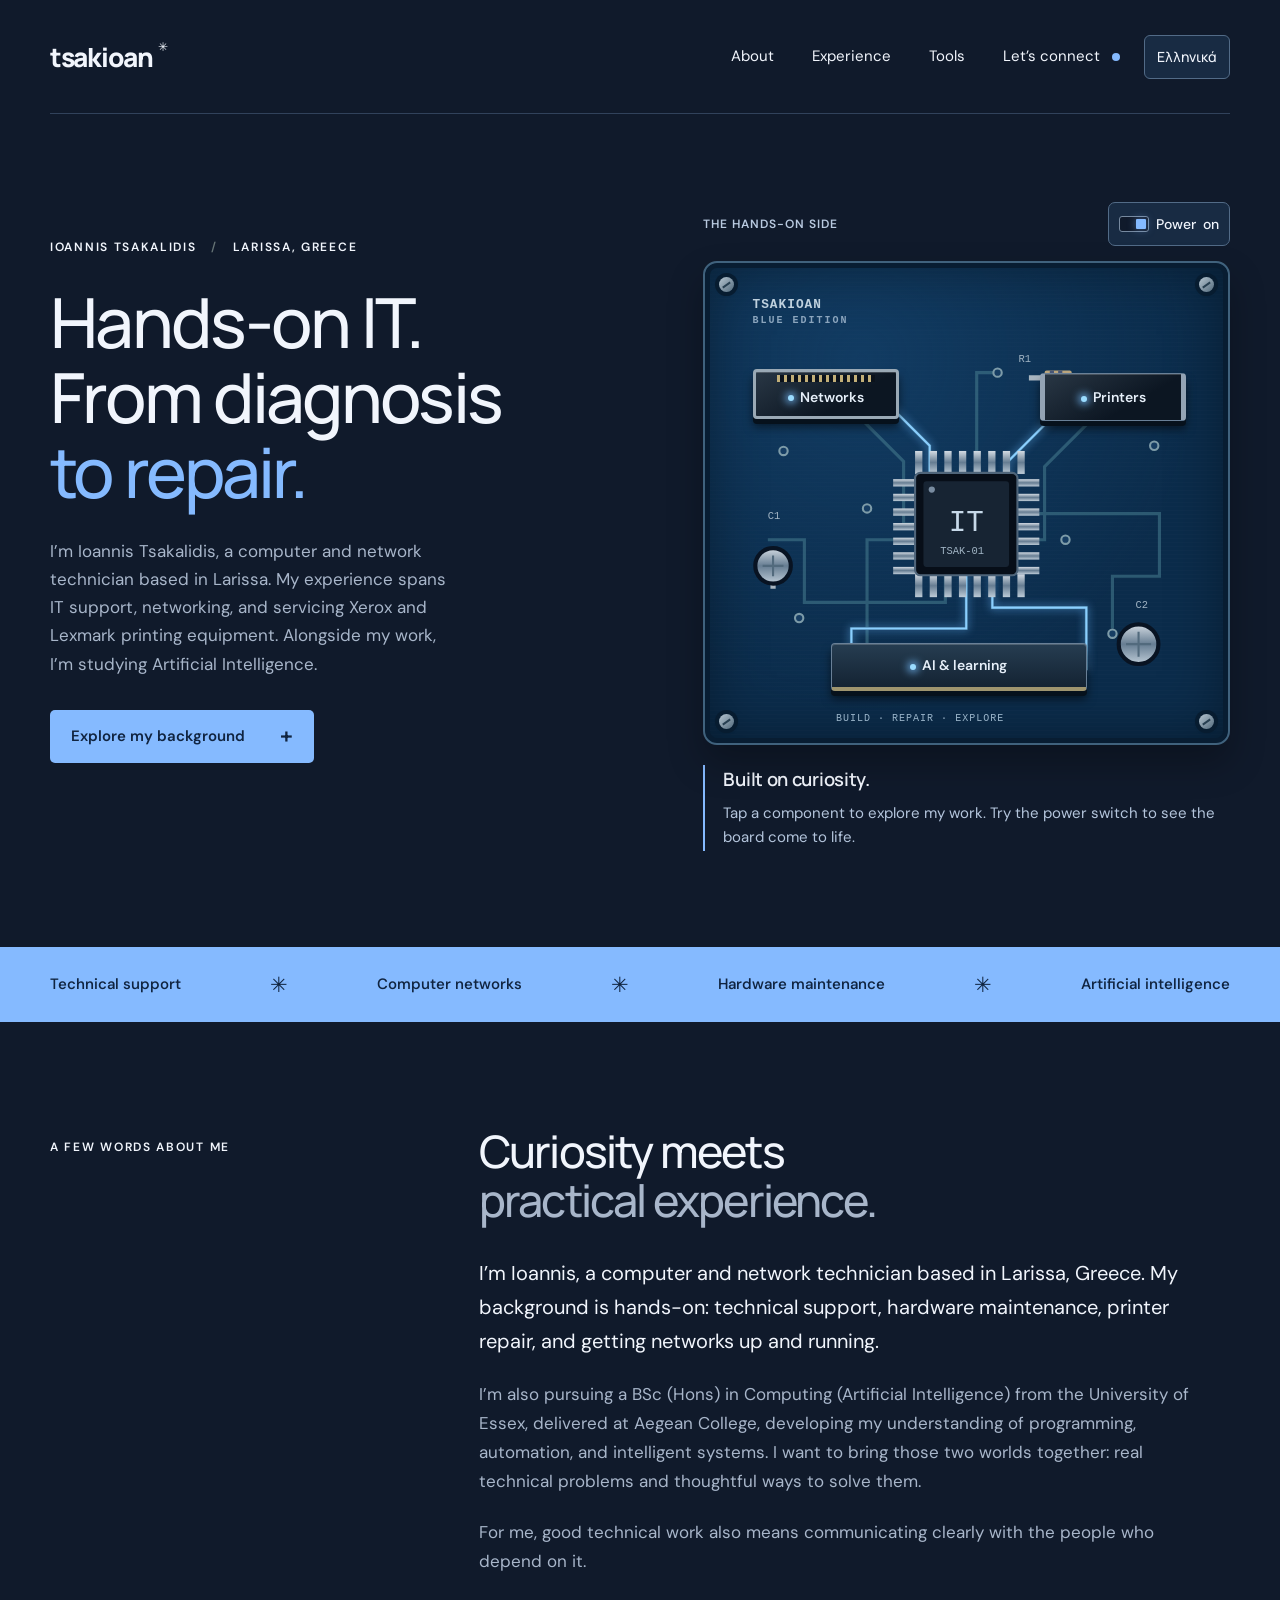
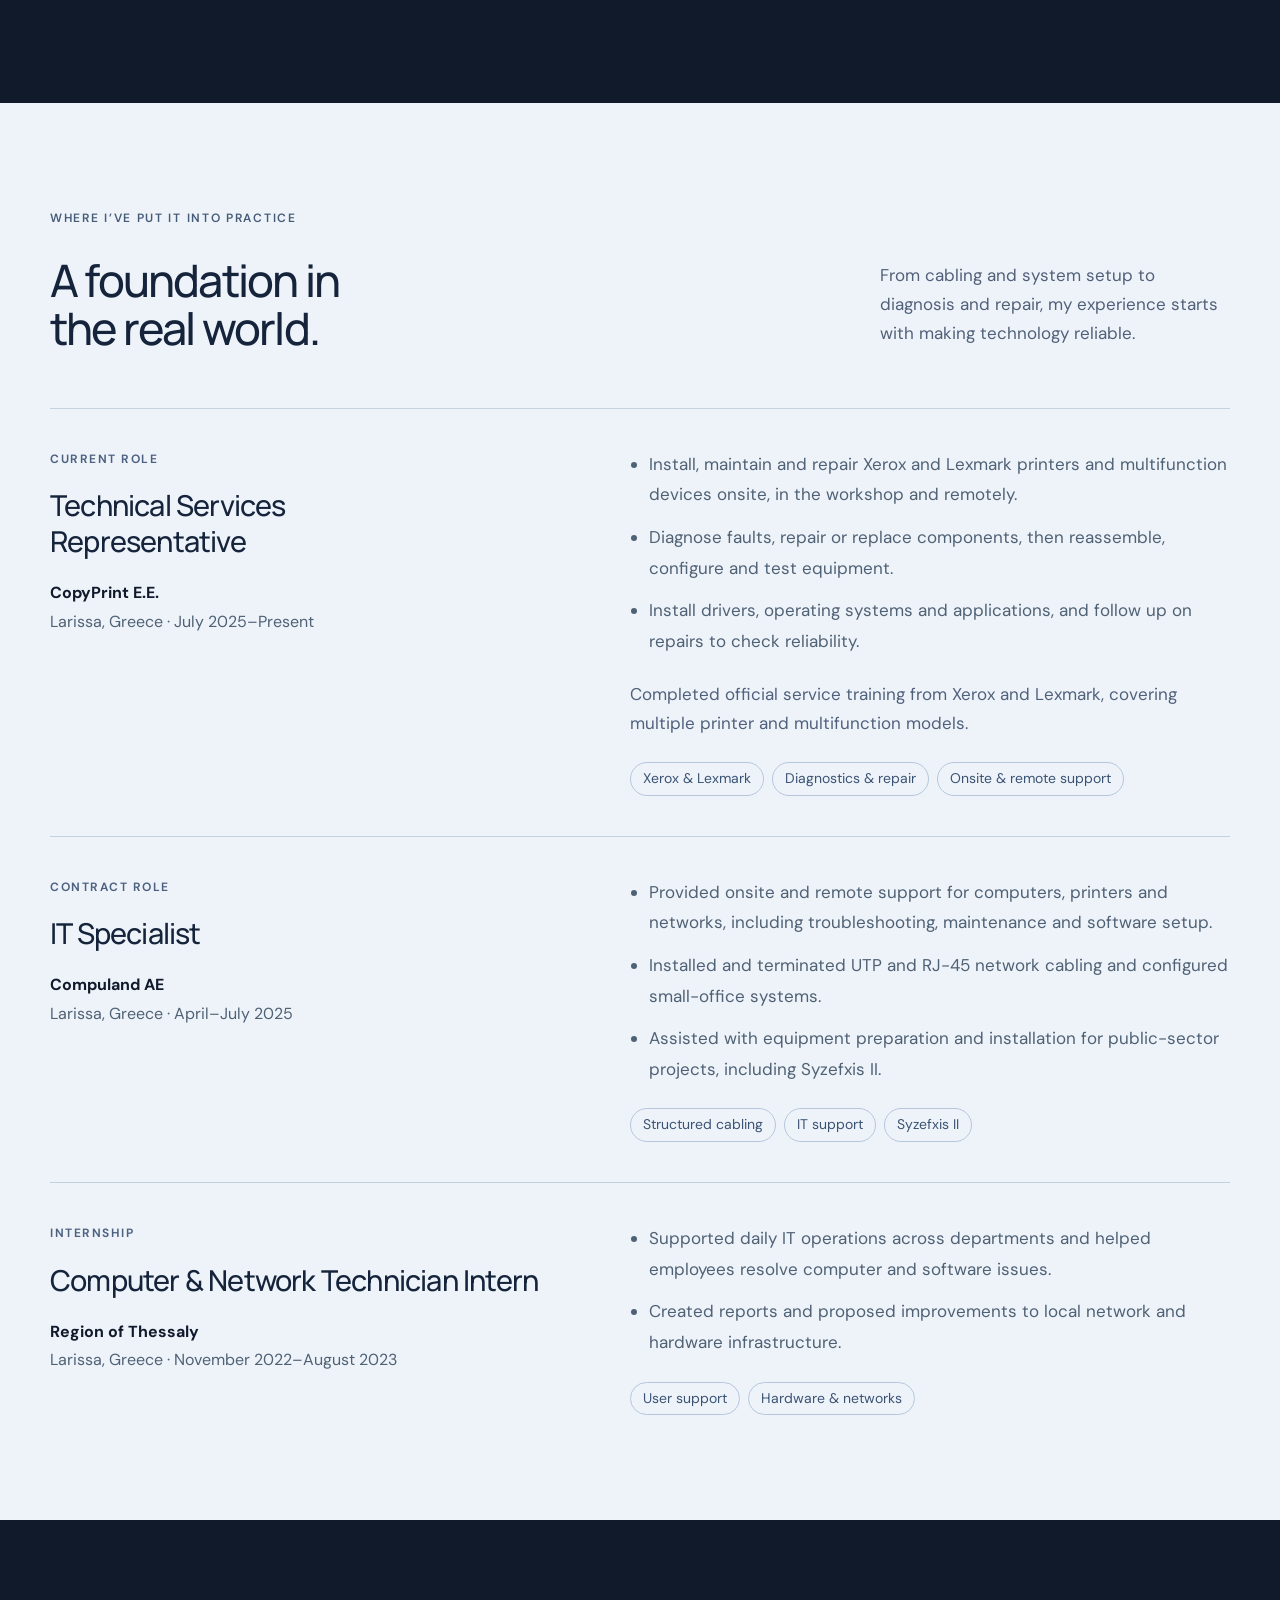
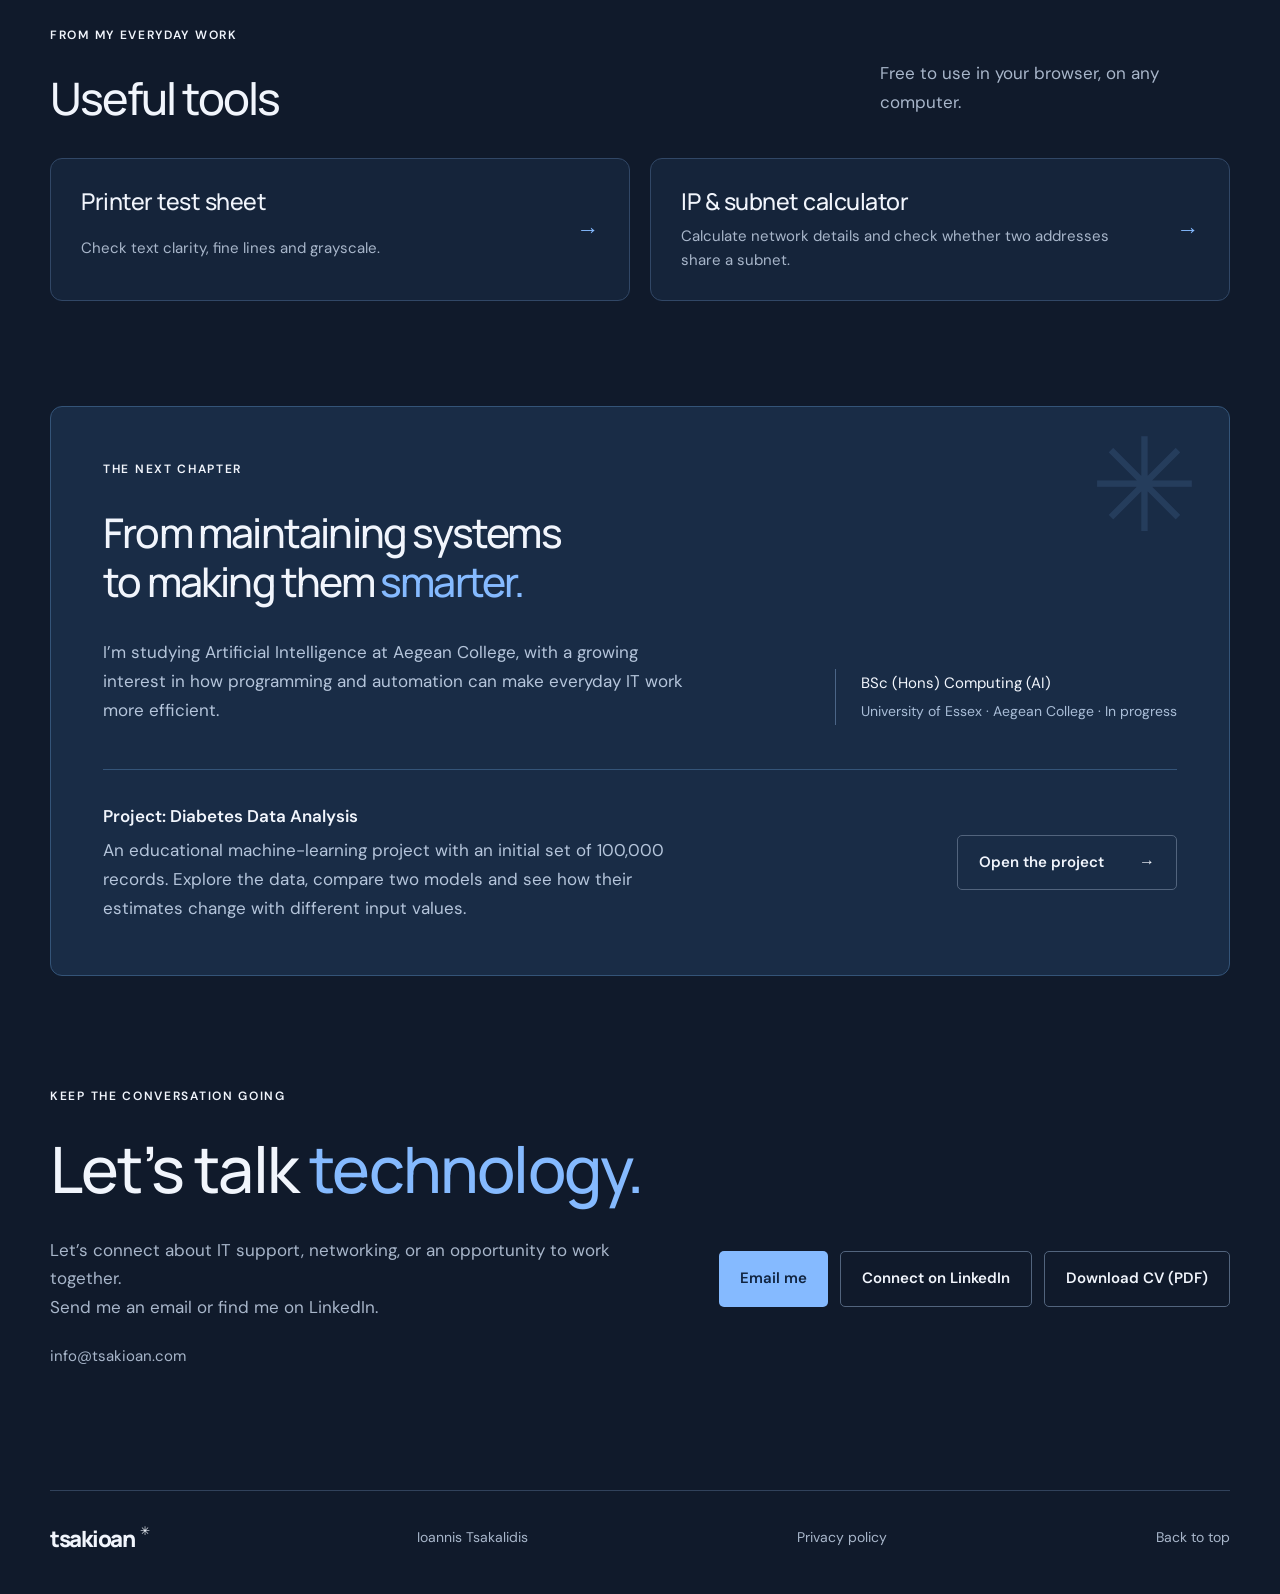
<file: index.html>
<!doctype html>
<html lang="en">
  <head>
    <meta charset="utf-8" />
    <meta name="viewport" content="width=device-width, initial-scale=1" />
    <meta
      name="description"
      content="Ioannis Tsakalidis — computer and network technician based in Larissa, Greece, studying Artificial Intelligence. Explore my background in IT support, networking and hardware."
    />
    <meta name="theme-color" content="#101a2b" />
    <title>Ioannis Tsakalidis · IT & Artificial Intelligence</title>
    <link rel="canonical" href="https://tsakioan.com/" />
    <link rel="alternate" hreflang="en" href="https://tsakioan.com/" />
    <link rel="alternate" hreflang="el" href="https://tsakioan.com/el/" />
    <link rel="alternate" hreflang="x-default" href="https://tsakioan.com/" />
    <script id="language-redirect">
      // Visitors who chose Greek before go straight to the Greek page.
      try {
        if (localStorage.getItem("tsakioan-language") === "el")
          location.replace("el/" + location.search + location.hash);
      } catch {}
    </script>
    <meta property="og:type" content="website" />
    <meta property="og:site_name" content="Tsakioan" />
    <meta property="og:title" content="Ioannis Tsakalidis · IT &amp; Artificial Intelligence" />
    <meta
      property="og:description"
      content="Computer and network technician in Larissa, Greece, studying Artificial Intelligence. IT support, networking and Xerox/Lexmark printer repair."
    />
    <meta property="og:url" content="https://tsakioan.com/" />
    <meta property="og:image" content="https://tsakioan.com/og-image.png" />
    <meta property="og:image:width" content="1200" />
    <meta property="og:image:height" content="630" />
    <meta
      property="og:image:alt"
      content="tsakioan — Hands-on IT. From diagnosis to repair. Ioannis Tsakalidis, Larissa, Greece."
    />
    <meta property="og:locale" content="en_US" />
    <meta property="og:locale:alternate" content="el_GR" />
    <meta name="twitter:card" content="summary_large_image" />
    <link rel="icon" href="favicon.svg?v=20261124a" type="image/svg+xml" />
    <link rel="preload" href="fonts/dmsans-latin.woff2" as="font" type="font/woff2" crossorigin />
    <link rel="preload" href="fonts/manrope-latin.woff2" as="font" type="font/woff2" crossorigin />
    <link rel="stylesheet" href="style.css?v=20261124a" />
    <script type="application/ld+json">
      {
        "@context": "https://schema.org",
        "@type": "Person",
        "name": "Ioannis Tsakalidis",
        "url": "https://tsakioan.com/",
        "jobTitle": "Technical Services Representative",
        "worksFor": {
          "@type": "Organization",
          "name": "CopyPrint E.E."
        },
        "address": {
          "@type": "PostalAddress",
          "addressLocality": "Larissa",
          "addressRegion": "Thessaly",
          "addressCountry": "GR"
        },
        "knowsAbout": [
          "IT support",
          "computer networks",
          "printer repair",
          "Xerox",
          "Lexmark",
          "artificial intelligence"
        ],
        "sameAs": ["https://www.linkedin.com/in/tsak/"],
        "alternateName": "Ιωάννης Τσακαλίδης"
      }
    </script>
  </head>
  <body>
    <a class="skip" href="#main">Skip to content</a>
    <header class="site-header wrap">
      <a class="wordmark" href="#" aria-label="Tsakioan home"
        >tsakioan<span aria-hidden="true">✳</span></a
      >
      <nav aria-label="Main navigation">
        <a href="#about">About</a><a href="#experience">Experience</a><a href="#tools">Tools</a
        ><a href="#contact">Let’s connect <span class="link-dot" aria-hidden="true"></span></a>
      </nav>
      <a class="language-toggle" href="el/" hreflang="el" lang="el" aria-label="Αλλαγή σε Ελληνικά"
        >Ελληνικά</a
      >
    </header>
    <main id="main">
      <section class="hero wrap" aria-labelledby="hero-title">
        <div class="hero-copy">
          <p class="eyebrow">IOANNIS TSAKALIDIS <span> / </span> LARISSA, GREECE</p>
          <h1 id="hero-title">Hands-on IT.<br />From diagnosis<br /><em>to repair.</em></h1>
          <p class="hero-intro">
            I’m Ioannis Tsakalidis, a computer and network technician based in Larissa. My
            experience spans IT support, networking, and servicing Xerox and Lexmark printing
            equipment. Alongside my work, I’m studying Artificial Intelligence.
          </p>
          <a class="button" href="#experience"
            >Explore my background <span aria-hidden="true">+</span></a
          >
        </div>
        <section class="pcb-module" aria-label="Interactive circuit board">
          <div class="pcb-toolbar">
            <span>THE HANDS-ON SIDE</span
            ><button
              class="pcb-power"
              type="button"
              role="switch"
              aria-checked="true"
              aria-label="Circuit board power"
            >
              <span class="switch-track" aria-hidden="true"></span>Power
              <span class="power-state">on</span>
            </button>
          </div>
          <div class="pcb" data-powered="true">
            <span class="pcb-screw screw-tl" aria-hidden="true"></span
            ><span class="pcb-screw screw-tr" aria-hidden="true"></span
            ><span class="pcb-screw screw-bl" aria-hidden="true"></span
            ><span class="pcb-screw screw-br" aria-hidden="true"></span>
            <div class="pcb-brand" aria-hidden="true">TSAKIOAN <span>BLUE EDITION</span></div>
            <svg class="pcb-traces" viewBox="0 0 500 460" aria-hidden="true">
              <defs>
                <linearGradient id="metal" x2="0" y2="1">
                  <stop stop-color="#d3dbe3" />
                  <stop offset=".5" stop-color="#667d92" />
                  <stop offset="1" stop-color="#bdcbd7" />
                </linearGradient>
              </defs>
              <g class="trace-base" fill="none" stroke-width="3">
                <path
                  d="M80 125H165L215 175V205M105 145H145L190 190V250H210M415 125H355L290 190V210M400 150H370L325 195V265H290M250 290V350H140V380M275 290V330H365V390M230 290V325H95V265H60M290 240H435V300H390V350M210 265H155V400H230M260 210V105H280"
                />
              </g>
              <g class="trace-lit" fill="none" stroke-width="2">
                <path
                  d="M80 125H165L215 175V205M415 125H355L290 190V210M250 290V350H140V380M275 290V330H365V390"
                />
              </g>
              <g fill="#163d63" stroke="#7d9ba8" stroke-width="2">
                <circle cx="75" cy="180" r="4" />
                <circle cx="430" cy="175" r="4" />
                <circle cx="90" cy="340" r="4" />
                <circle cx="390" cy="355" r="4" />
                <circle cx="155" cy="235" r="4" />
                <circle cx="345" cy="265" r="4" />
                <circle cx="280" cy="105" r="4" />
                <circle cx="155" cy="400" r="4" />
              </g>
              <g fill="url(#metal)">
                <rect x="201" y="180" width="7" height="22" />
                <rect x="201" y="298" width="7" height="22" />
                <rect x="215" y="180" width="7" height="22" />
                <rect x="215" y="298" width="7" height="22" />
                <rect x="229" y="180" width="7" height="22" />
                <rect x="229" y="298" width="7" height="22" />
                <rect x="243" y="180" width="7" height="22" />
                <rect x="243" y="298" width="7" height="22" />
                <rect x="257" y="180" width="7" height="22" />
                <rect x="257" y="298" width="7" height="22" />
                <rect x="271" y="180" width="7" height="22" />
                <rect x="271" y="298" width="7" height="22" />
                <rect x="285" y="180" width="7" height="22" />
                <rect x="285" y="298" width="7" height="22" />
                <rect x="299" y="180" width="7" height="22" />
                <rect x="299" y="298" width="7" height="22" />
                <rect x="180" y="207" width="22" height="7" />
                <rect x="298" y="207" width="22" height="7" />
                <rect x="180" y="221" width="22" height="7" />
                <rect x="298" y="221" width="22" height="7" />
                <rect x="180" y="235" width="22" height="7" />
                <rect x="298" y="235" width="22" height="7" />
                <rect x="180" y="249" width="22" height="7" />
                <rect x="298" y="249" width="22" height="7" />
                <rect x="180" y="263" width="22" height="7" />
                <rect x="298" y="263" width="22" height="7" />
                <rect x="180" y="277" width="22" height="7" />
                <rect x="298" y="277" width="22" height="7" />
                <rect x="180" y="291" width="22" height="7" />
                <rect x="298" y="291" width="22" height="7" />
              </g>
              <rect
                x="201"
                y="201"
                width="98"
                height="98"
                rx="5"
                fill="#070e18"
                stroke="#4f657a"
                stroke-width="2"
              />
              <rect x="209" y="209" width="82" height="82" rx="3" fill="#172433" />
              <text
                x="250"
                y="257"
                fill="#c7d9e9"
                text-anchor="middle"
                font-size="28"
                font-family="monospace"
              >
                IT
              </text>
              <circle cx="217" cy="217" r="3" fill="#798ca0" />
              <g fill="#a1b4c4" font-family="monospace" font-size="10">
                <text x="225" y="279">TSAK-01</text>
                <text x="60" y="245">C1</text>
                <text x="412" y="330">C2</text>
                <text x="300" y="95">R1</text>
              </g>
              <g stroke="#a9b6c1" stroke-width="5"><path d="M310 110h55M65 275v37M415 345v35" /></g>
              <rect x="325" y="103" width="26" height="14" rx="2" fill="#bca77f" />
              <path d="M332 103v14M340 103v14" stroke="#495777" stroke-width="4" />
              <g fill="url(#metal)" stroke="#081322" stroke-width="4">
                <circle cx="65" cy="290" r="17" />
                <circle cx="415" cy="365" r="19" />
              </g>
              <g stroke="#526a7d" stroke-width="2">
                <path d="M55 290h20M65 280v20M403 365h24M415 353v24" />
              </g>
            </svg>
            <button class="pcb-part part-network" data-part="network" aria-pressed="false">
              <span class="port-pins" aria-hidden="true"></span
              ><span class="part-led" aria-hidden="true"></span>Networks
            </button>
            <button class="pcb-part part-hardware" data-part="hardware" aria-pressed="false">
              <span class="part-led" aria-hidden="true"></span>Printers<span
                class="chip-lines"
                aria-hidden="true"
              ></span>
            </button>
            <button class="pcb-part part-ai" data-part="ai" aria-pressed="false">
              <span class="part-led" aria-hidden="true"></span>AI & learning
            </button>
            <span class="pcb-silkscreen" aria-hidden="true">BUILD · REPAIR · EXPLORE</span>
          </div>
          <div class="pcb-detail" aria-live="polite" aria-atomic="true">
            <h2>Built on curiosity.</h2>
            <p>
              Tap a component to explore my work. Flip the power switch to bring the board to life.
            </p>
          </div>
          <div class="pcb-demo" hidden>
            <div class="demo-top">
              <span class="demo-label"></span
              ><span class="demo-number" aria-hidden="true">01 / 03</span>
            </div>
            <div class="demo-visual" aria-hidden="true">
              <div class="demo-network">
                <span class="net-node">PC</span><span class="net-wire"></span
                ><span class="net-node">LAN</span><span class="net-wire"></span
                ><span class="net-node">IP</span>
              </div>
              <div class="demo-printer">
                <div class="printer-body"><i></i><span class="printer-slot"></span></div>
                <div class="printer-page">
                  <b>TSAK / TEST</b><span></span><span></span><span></span><i></i>
                </div>
              </div>
            </div>
            <p class="demo-status" role="status" aria-live="polite" aria-atomic="true"></p>
            <button class="demo-run" type="button"></button>
            <p class="demo-note"></p>
          </div>
          <a class="pcb-link" hidden></a>
          <noscript
            ><p>
              My background spans networks and hardware support, and I’m studying Artificial
              Intelligence. Enable JavaScript to explore the board.
            </p></noscript
          >
        </section>
      </section>
      <div class="expertise-strip">
        <div class="wrap">
          <span>Technical support</span><i aria-hidden="true">✳</i><span>Computer networks</span
          ><i aria-hidden="true">✳</i><span>Hardware maintenance</span><i aria-hidden="true">✳</i
          ><span>Artificial intelligence</span>
        </div>
      </div>
      <section class="about wrap section" id="about" aria-labelledby="about-title">
        <p class="eyebrow section-label">A FEW WORDS ABOUT ME</p>
        <div>
          <h2 id="about-title">
            Curiosity meets<br /><span class="muted">practical experience.</span>
          </h2>
          <p class="large-copy">
            I’m Ioannis, a computer and network technician based in Larissa, Greece. My background
            is hands-on: technical support, hardware maintenance, printer repair, and getting
            networks up and running.
          </p>
          <p>
            I’m also pursuing a BSc (Hons) in Computing (Artificial Intelligence) from the
            University of Essex, delivered at Aegean College, developing my understanding of
            programming, automation, and intelligent systems. I want to bring those two worlds
            together: real technical problems and thoughtful ways to solve them.
          </p>
          <p>
            For me, good technical work also means communicating clearly with the people who depend
            on it.
          </p>
        </div>
      </section>
      <section class="experience section" id="experience" aria-labelledby="experience-title">
        <div class="wrap">
          <div class="section-heading">
            <div>
              <p class="eyebrow">WHERE I’VE PUT IT INTO PRACTICE</p>
              <h2 id="experience-title">A foundation in<br />the real world.</h2>
            </div>
            <p>
              From cabling and system setup to diagnosis and repair, my experience starts with
              making technology reliable.
            </p>
          </div>
          <div class="experience-list">
            <article>
              <div class="experience-title">
                <span class="category">CURRENT ROLE</span>
                <h3>Technical Services<br />Representative</h3>
                <p>
                  <strong>CopyPrint E.E.</strong><br /><span
                    >Larissa, Greece · July 2025–Present</span
                  >
                </p>
              </div>
              <div class="experience-detail">
                <ul class="role-duties">
                  <li>
                    Install, maintain and repair Xerox and Lexmark printers and multifunction
                    devices onsite, in the workshop and remotely.
                  </li>
                  <li>
                    Diagnose faults, repair or replace components, then reassemble, configure and
                    test equipment.
                  </li>
                  <li>
                    Install drivers, operating systems and applications, and follow up on repairs to
                    check reliability.
                  </li>
                </ul>
                <p>
                  Completed official service training from Xerox and Lexmark, covering multiple
                  printer and multifunction models.
                </p>
                <ul class="tags" aria-label="Technical support skills">
                  <li>Xerox & Lexmark</li>
                  <li>Diagnostics & repair</li>
                  <li>Onsite & remote support</li>
                </ul>
              </div>
            </article>
            <article>
              <div class="experience-title">
                <span class="category">CONTRACT ROLE</span>
                <h3>IT Specialist</h3>
                <p>
                  <strong>Compuland AE</strong><br /><span>Larissa, Greece · April–July 2025</span>
                </p>
              </div>
              <div class="experience-detail">
                <ul class="role-duties">
                  <li>
                    Provided onsite and remote support for computers, printers and networks,
                    including troubleshooting, maintenance and software setup.
                  </li>
                  <li>
                    Installed and terminated UTP and RJ-45 network cabling and configured
                    small-office systems.
                  </li>
                  <li>
                    Assisted with equipment preparation and installation for public-sector projects,
                    including Syzefxis II.
                  </li>
                </ul>
                <ul class="tags">
                  <li>Structured cabling</li>
                  <li>IT support</li>
                  <li>Syzefxis II</li>
                </ul>
              </div>
            </article>
            <article>
              <div class="experience-title">
                <span class="category">INTERNSHIP</span>
                <h3>Computer &amp; Network Technician Intern</h3>
                <p>
                  <strong>Region of Thessaly</strong><br /><span
                    >Larissa, Greece · November 2022–August 2023</span
                  >
                </p>
              </div>
              <div class="experience-detail">
                <ul class="role-duties">
                  <li>
                    Supported daily IT operations across departments and helped employees resolve
                    computer and software issues.
                  </li>
                  <li>
                    Created reports and proposed improvements to local network and hardware
                    infrastructure.
                  </li>
                </ul>
                <ul class="tags">
                  <li>User support</li>
                  <li>Hardware & networks</li>
                </ul>
              </div>
            </article>
          </div>
        </div>
      </section>
      <section class="tools wrap section" id="tools" aria-labelledby="tools-title">
        <div class="section-heading">
          <div>
            <p class="eyebrow">FROM MY EVERYDAY WORK</p>
            <h2 id="tools-title">Useful tools</h2>
          </div>
          <p>Free to use in your browser, on any computer.</p>
        </div>
        <div class="tool-list">
          <article class="tool-card">
            <h3><a href="print-test.html">Printer test sheet</a></h3>
            <p>Check text clarity, fine lines and grayscale.</p>
            <span class="tool-arrow" aria-hidden="true">→</span>
          </article>
          <article class="tool-card">
            <h3><a href="network.html">IP & subnet calculator</a></h3>
            <p>Calculate network details and check whether two addresses share a subnet.</p>
            <span class="tool-arrow" aria-hidden="true">→</span>
          </article>
        </div>
      </section>
      <section class="learning wrap section" aria-labelledby="learning-title">
        <div class="learning-card">
          <p class="eyebrow">THE NEXT CHAPTER</p>
          <h2 id="learning-title">
            From maintaining systems<br />to making them <em>smarter.</em>
          </h2>
          <div class="learning-bottom">
            <p>
              I’m studying Artificial Intelligence at Aegean College, with a growing interest in how
              programming and automation can make everyday IT work more efficient.
            </p>
            <div class="study-note">
              <span>BSc (Hons) Computing (AI)</span
              ><span>University of Essex · Aegean College · In progress</span>
            </div>
          </div>
          <div class="learning-project">
            <div>
              <p class="learning-project-title">Project: Diabetes Data Analysis</p>
              <p>
                An educational machine-learning project with an initial set of 100,000 records.
                Explore the data, compare two models and see how their estimates change with different
                input values.
              </p>
            </div>
            <a class="button button-light" href="projects/diabetes/"
              >Open the project <span aria-hidden="true">→</span></a
            >
          </div>
        </div>
      </section>
      <section class="contact wrap section" id="contact" aria-labelledby="contact-title">
        <p class="eyebrow">KEEP THE CONVERSATION GOING</p>
        <h2 id="contact-title">Let’s talk <em>technology.</em></h2>
        <div class="contact-bottom">
          <p>
            Let’s connect about IT support, networking, or an opportunity to work together.<br />Send
            me an email or find me on LinkedIn.
          </p>
          <div class="contact-actions">
            <a class="button" href="mailto:info@tsakioan.com">Email me</a
            ><a
              class="button button-light"
              href="https://www.linkedin.com/in/tsak/"
              target="_blank"
              rel="noopener noreferrer"
              >Connect on LinkedIn<span class="sr-only"> (opens in a new tab)</span></a
            ><a class="button button-light" href="cv-en.pdf" download="Ioannis-Tsakalidis-CV-English.pdf"
              >Download CV (PDF)</a
            >
          </div>
        </div>
        <p class="contact-address"><a href="mailto:info@tsakioan.com">info@tsakioan.com</a></p>
      </section>
    </main>
    <footer class="wrap">
      <a class="wordmark" href="#">tsakioan<span aria-hidden="true">✳</span></a
      ><span>Ioannis Tsakalidis</span><a href="privacy.html">Privacy policy</a
      ><a href="#main">Back to top</a>
    </footer>
    <script src="language.js?v=20261124a" defer></script>
    <script src="board.js?v=20261124a" defer></script>
  </body>
</html>
</file>
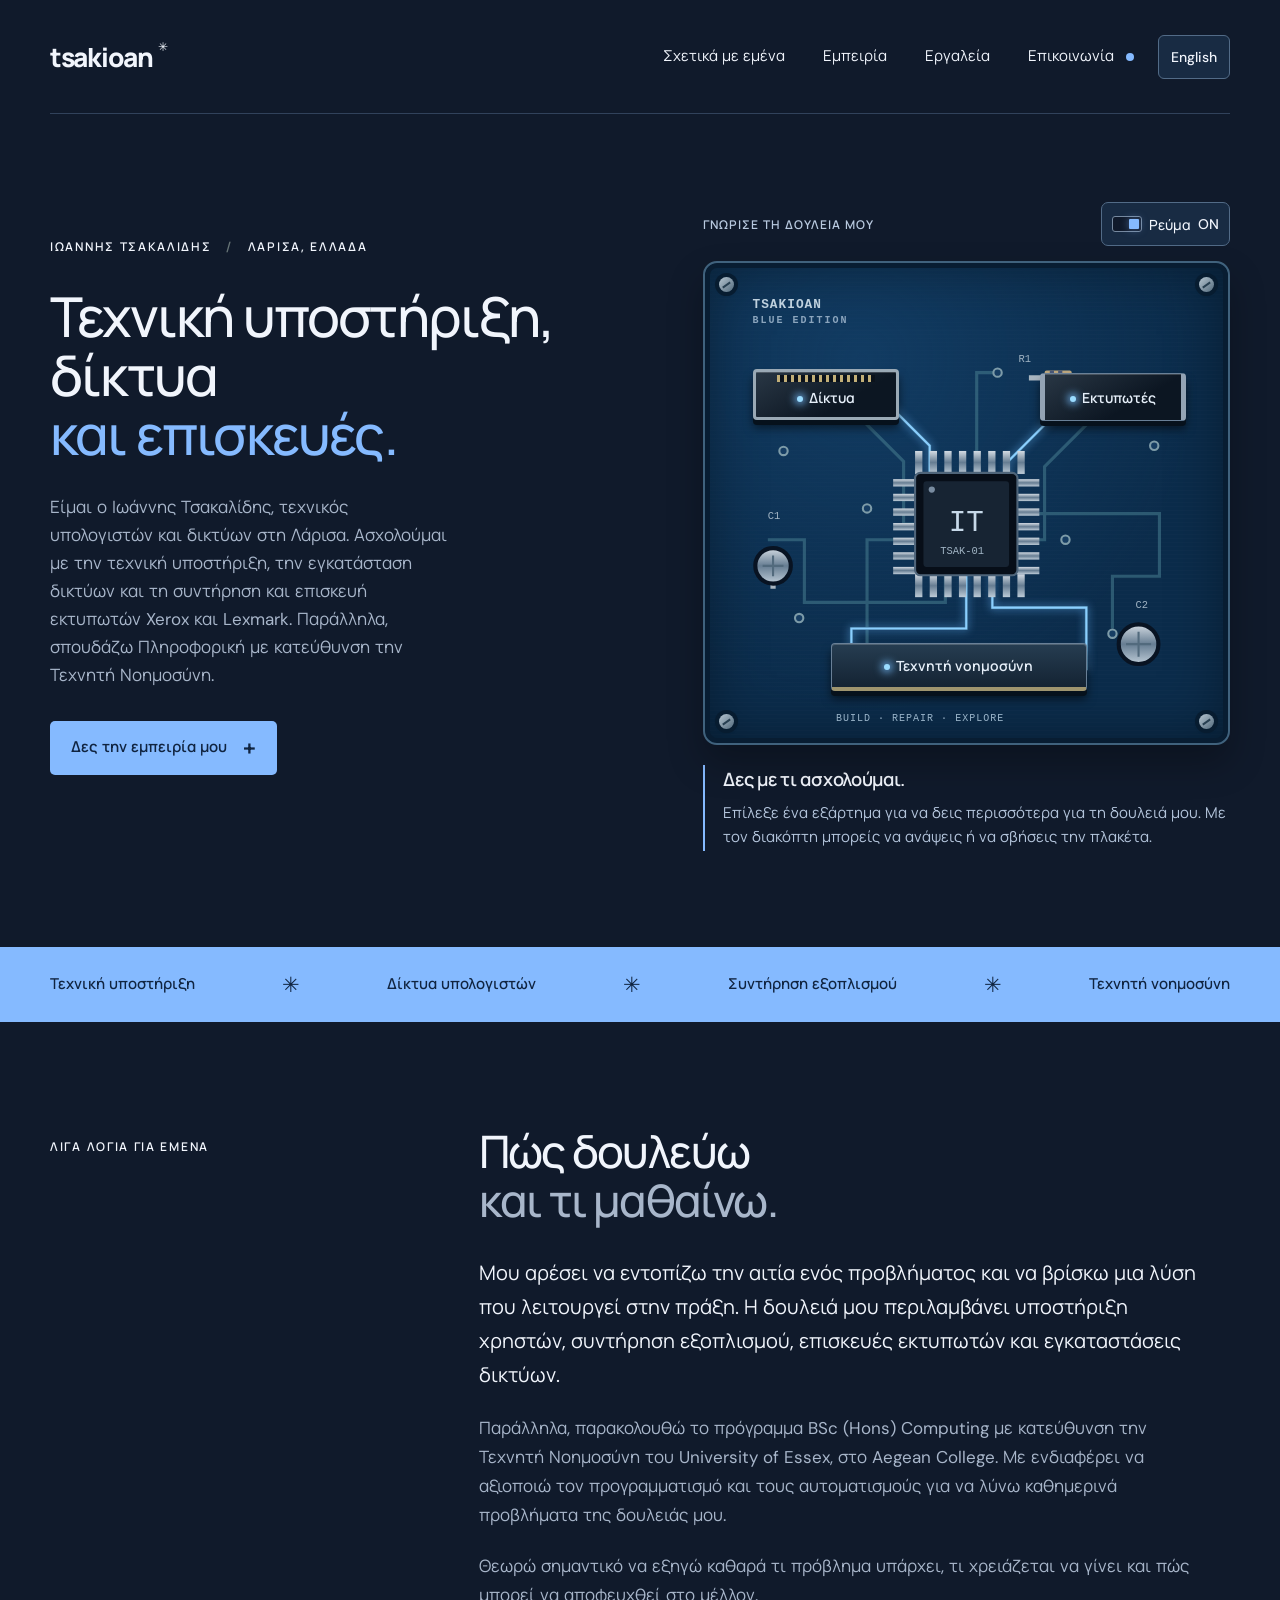
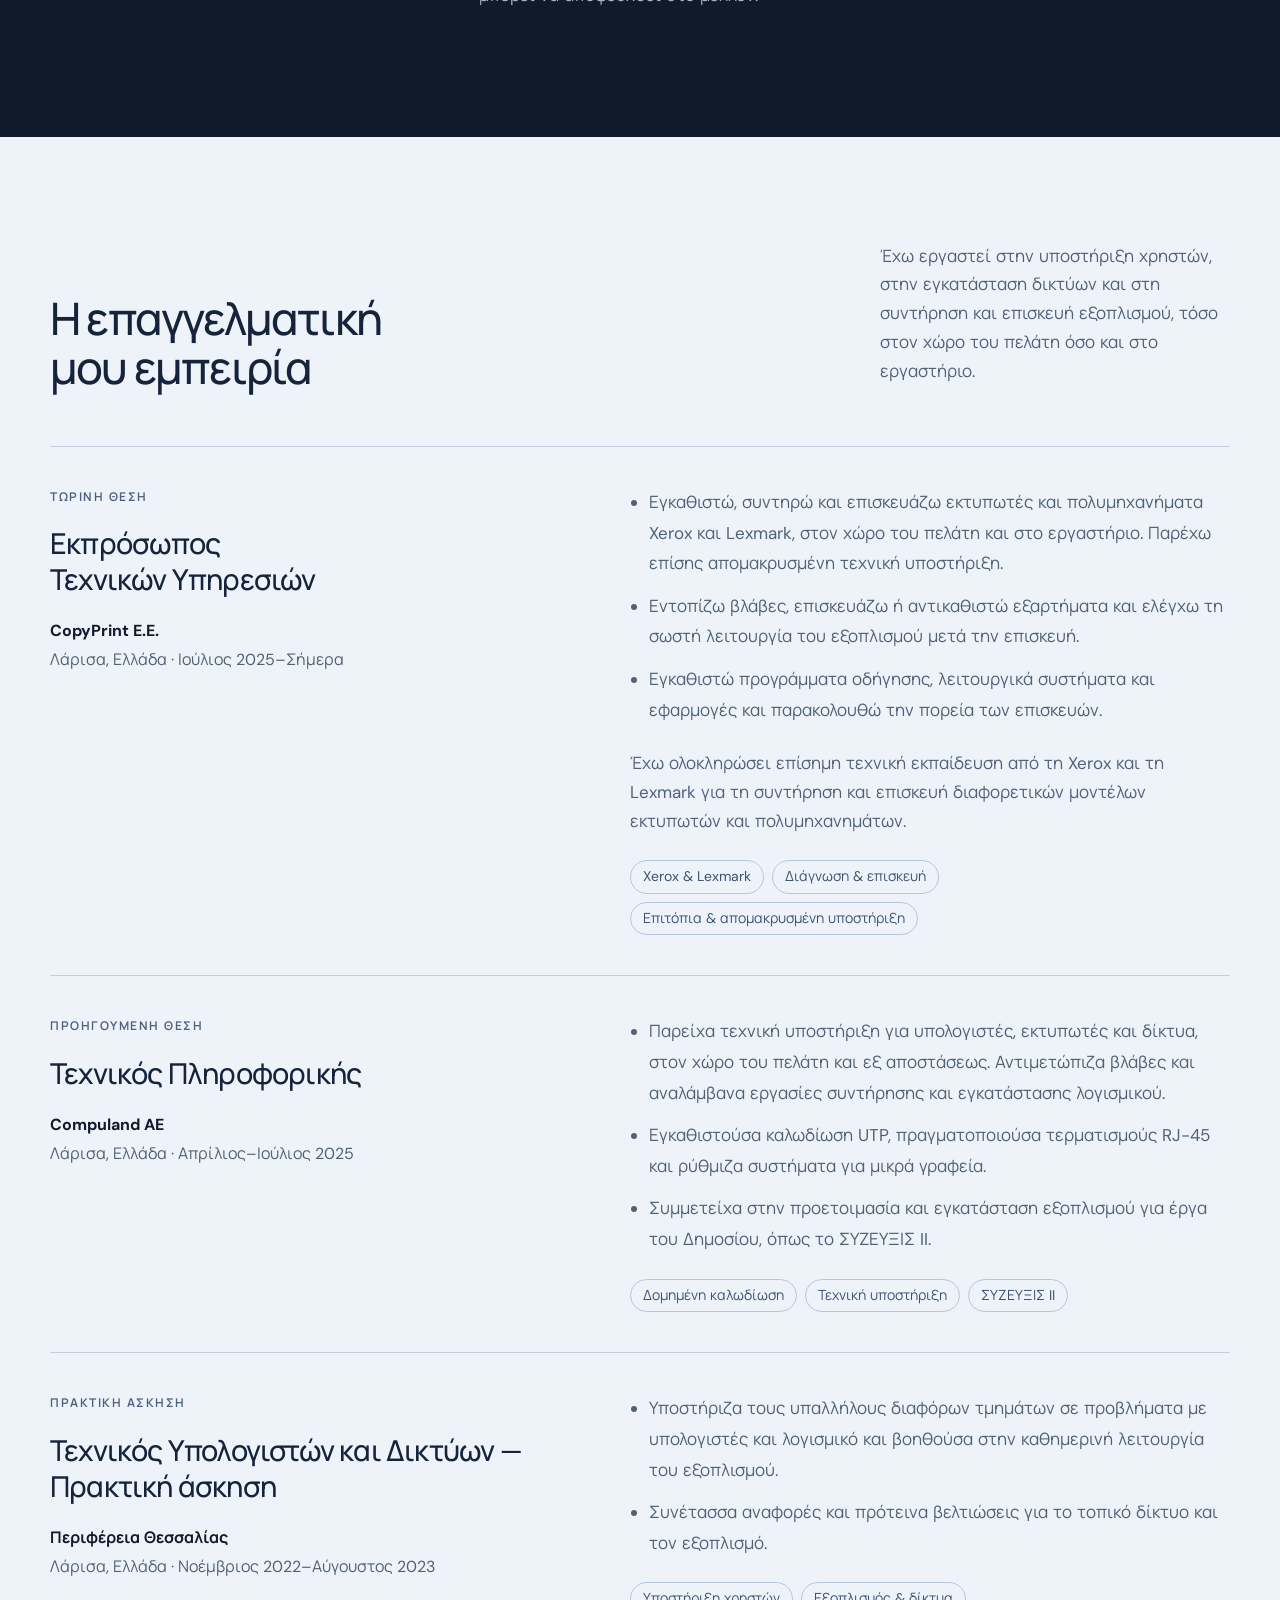
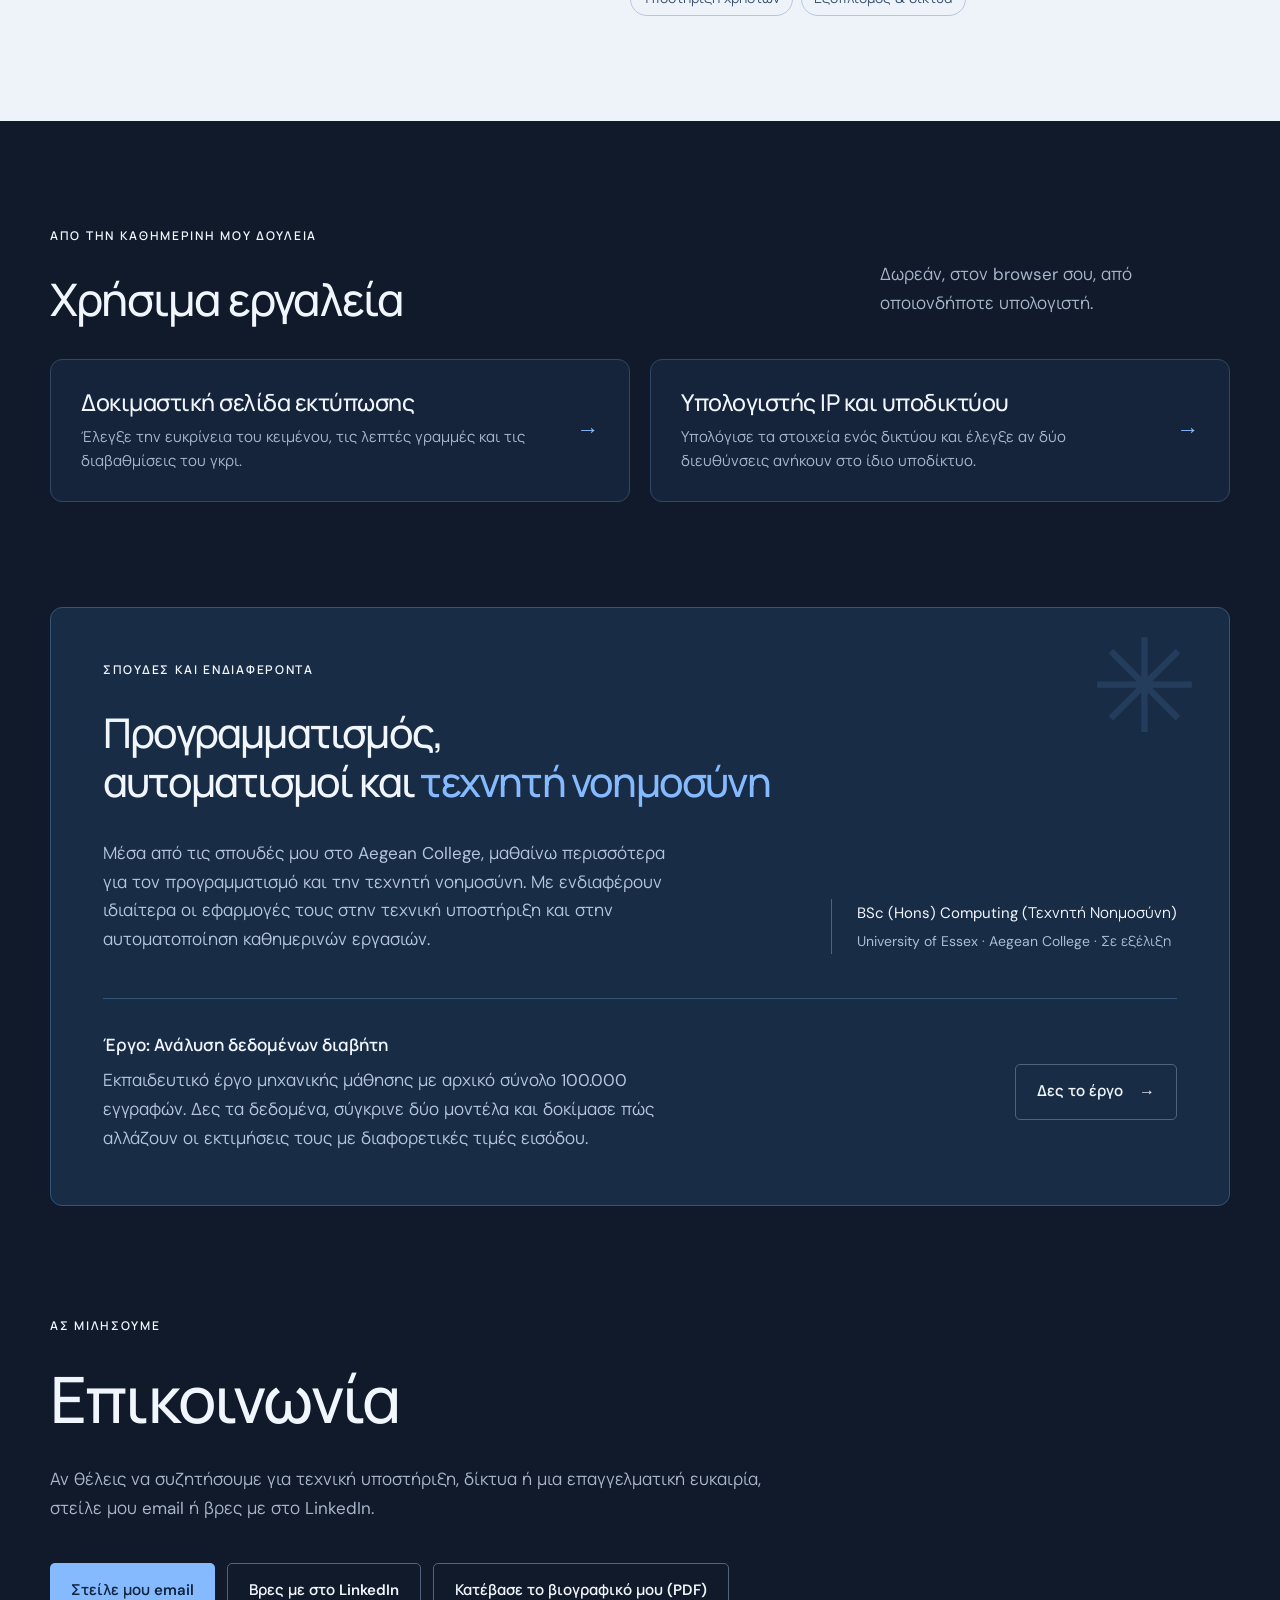
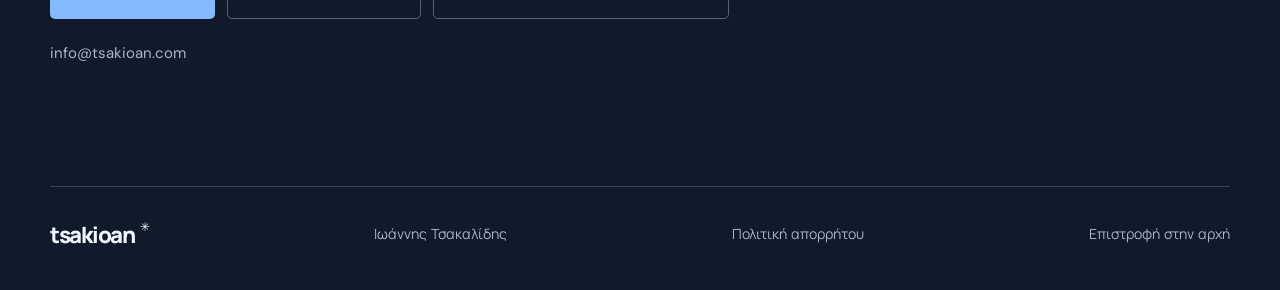
<file: el/index.html>
<!doctype html>
<!-- Generated from index.html by tools/build-greek.mjs. Do not edit by hand. -->
<html lang="el">
  <head>
    <meta charset="utf-8" />
    <meta name="viewport" content="width=device-width, initial-scale=1" />
    <meta
      name="description"
      content="Ιωάννης Τσακαλίδης — τεχνικός υπολογιστών και δικτύων στη Λάρισα και φοιτητής Τεχνητής Νοημοσύνης. Εξερεύνησε την εμπειρία μου σε τεχνική υποστήριξη, δίκτυα και υλικό."
    />
    <meta name="theme-color" content="#101a2b" />
    <title>Ιωάννης Τσακαλίδης | Τεχνικός Υπολογιστών και Δικτύων</title>
    <link rel="canonical" href="https://tsakioan.com/el/" />
    <link rel="alternate" hreflang="en" href="https://tsakioan.com/" />
    <link rel="alternate" hreflang="el" href="https://tsakioan.com/el/" />
    <link rel="alternate" hreflang="x-default" href="https://tsakioan.com/" />
    <meta property="og:type" content="website" />
    <meta property="og:site_name" content="Tsakioan" />
    <meta property="og:title" content="Ιωάννης Τσακαλίδης | Τεχνικός Υπολογιστών και Δικτύων" />
    <meta
      property="og:description"
      content="Τεχνικός υπολογιστών και δικτύων στη Λάρισα, φοιτητής Τεχνητής Νοημοσύνης. Τεχνική υποστήριξη, δίκτυα και επισκευή εκτυπωτών Xerox και Lexmark."
    />
    <meta property="og:url" content="https://tsakioan.com/el/" />
    <meta property="og:image" content="https://tsakioan.com/og-image-el.png" />
    <meta property="og:image:width" content="1200" />
    <meta property="og:image:height" content="630" />
    <meta
      property="og:image:alt"
      content="tsakioan — Τεχνική υποστήριξη, δίκτυα και επισκευές. Ιωάννης Τσακαλίδης, Λάρισα."
    />
    <meta property="og:locale" content="el_GR" />
    <meta property="og:locale:alternate" content="en_US" />
    <meta name="twitter:card" content="summary_large_image" />
    <link rel="icon" href="../favicon.svg?v=20261124a" type="image/svg+xml" />
    <link rel="preload" href="../fonts/dmsans-latin.woff2" as="font" type="font/woff2" crossorigin />
    <link rel="preload" href="../fonts/manrope-latin.woff2" as="font" type="font/woff2" crossorigin />
    <link rel="stylesheet" href="../style.css?v=20261124a" />
    <script type="application/ld+json">
{
  "@context": "https://schema.org",
  "@type": "Person",
  "name": "Ιωάννης Τσακαλίδης",
  "alternateName": "Ioannis Tsakalidis",
  "url": "https://tsakioan.com/el/",
  "jobTitle": "Εκπρόσωπος Τεχνικών Υπηρεσιών",
  "worksFor": {
    "@type": "Organization",
    "name": "CopyPrint E.E."
  },
  "address": {
    "@type": "PostalAddress",
    "addressLocality": "Λάρισα",
    "addressRegion": "Θεσσαλία",
    "addressCountry": "GR"
  },
  "knowsAbout": [
    "Τεχνική υποστήριξη",
    "δίκτυα υπολογιστών",
    "επισκευή εκτυπωτών",
    "Xerox",
    "Lexmark",
    "τεχνητή νοημοσύνη"
  ],
  "sameAs": [
    "https://www.linkedin.com/in/tsak/"
  ]
}
</script>
  </head>
  <body>
    <a class="skip" href="#main">Μετάβαση στο περιεχόμενο</a>
    <header class="site-header wrap">
      <a class="wordmark" href="#" aria-label="Tsakioan — Αρχική"
        >tsakioan<span aria-hidden="true">✳</span></a
      >
      <nav aria-label="Κύρια πλοήγηση">
        <a href="#about">Σχετικά με εμένα</a><a href="#experience">Εμπειρία</a><a href="#tools">Εργαλεία</a
        ><a href="#contact">Επικοινωνία <span class="link-dot" aria-hidden="true"></span></a>
      </nav>
      <a class="language-toggle" href="../" hreflang="en" lang="en" aria-label="Switch to English">English</a>
    </header>
    <main id="main">
      <section class="hero wrap" aria-labelledby="hero-title">
        <div class="hero-copy">
          <p class="eyebrow">ΙΩΑΝΝΗΣ ΤΣΑΚΑΛΙΔΗΣ <span> / </span> ΛΑΡΙΣΑ, ΕΛΛΑΔΑ</p>
          <h1 id="hero-title">Τεχνική υποστήριξη,<br />δίκτυα<br /><em>και επισκευές.</em></h1>
          <p class="hero-intro">
            Είμαι ο Ιωάννης Τσακαλίδης, τεχνικός υπολογιστών και δικτύων στη Λάρισα. Ασχολούμαι με την τεχνική υποστήριξη, την εγκατάσταση δικτύων και τη συντήρηση και επισκευή εκτυπωτών Xerox και Lexmark. Παράλληλα, σπουδάζω Πληροφορική με κατεύθυνση την Τεχνητή Νοημοσύνη.
          </p>
          <a class="button" href="#experience"
            >Δες την εμπειρία μου <span aria-hidden="true">+</span></a
          >
        </div>
        <section class="pcb-module" aria-label="Διαδραστική πλακέτα">
          <div class="pcb-toolbar">
            <span>ΓΝΩΡΙΣΕ ΤΗ ΔΟΥΛΕΙΑ ΜΟΥ</span
            ><button
              class="pcb-power"
              type="button"
              role="switch"
              aria-checked="true"
              aria-label="Τροφοδοσία πλακέτας"
            >
              <span class="switch-track" aria-hidden="true"></span>Ρεύμα
              <span class="power-state">ON</span>
            </button>
          </div>
          <div class="pcb" data-powered="true">
            <span class="pcb-screw screw-tl" aria-hidden="true"></span
            ><span class="pcb-screw screw-tr" aria-hidden="true"></span
            ><span class="pcb-screw screw-bl" aria-hidden="true"></span
            ><span class="pcb-screw screw-br" aria-hidden="true"></span>
            <div class="pcb-brand" aria-hidden="true">TSAKIOAN <span>BLUE EDITION</span></div>
            <svg class="pcb-traces" viewBox="0 0 500 460" aria-hidden="true">
              <defs>
                <linearGradient id="metal" x2="0" y2="1">
                  <stop stop-color="#d3dbe3" />
                  <stop offset=".5" stop-color="#667d92" />
                  <stop offset="1" stop-color="#bdcbd7" />
                </linearGradient>
              </defs>
              <g class="trace-base" fill="none" stroke-width="3">
                <path
                  d="M80 125H165L215 175V205M105 145H145L190 190V250H210M415 125H355L290 190V210M400 150H370L325 195V265H290M250 290V350H140V380M275 290V330H365V390M230 290V325H95V265H60M290 240H435V300H390V350M210 265H155V400H230M260 210V105H280"
                />
              </g>
              <g class="trace-lit" fill="none" stroke-width="2">
                <path
                  d="M80 125H165L215 175V205M415 125H355L290 190V210M250 290V350H140V380M275 290V330H365V390"
                />
              </g>
              <g fill="#163d63" stroke="#7d9ba8" stroke-width="2">
                <circle cx="75" cy="180" r="4" />
                <circle cx="430" cy="175" r="4" />
                <circle cx="90" cy="340" r="4" />
                <circle cx="390" cy="355" r="4" />
                <circle cx="155" cy="235" r="4" />
                <circle cx="345" cy="265" r="4" />
                <circle cx="280" cy="105" r="4" />
                <circle cx="155" cy="400" r="4" />
              </g>
              <g fill="url(#metal)">
                <rect x="201" y="180" width="7" height="22" />
                <rect x="201" y="298" width="7" height="22" />
                <rect x="215" y="180" width="7" height="22" />
                <rect x="215" y="298" width="7" height="22" />
                <rect x="229" y="180" width="7" height="22" />
                <rect x="229" y="298" width="7" height="22" />
                <rect x="243" y="180" width="7" height="22" />
                <rect x="243" y="298" width="7" height="22" />
                <rect x="257" y="180" width="7" height="22" />
                <rect x="257" y="298" width="7" height="22" />
                <rect x="271" y="180" width="7" height="22" />
                <rect x="271" y="298" width="7" height="22" />
                <rect x="285" y="180" width="7" height="22" />
                <rect x="285" y="298" width="7" height="22" />
                <rect x="299" y="180" width="7" height="22" />
                <rect x="299" y="298" width="7" height="22" />
                <rect x="180" y="207" width="22" height="7" />
                <rect x="298" y="207" width="22" height="7" />
                <rect x="180" y="221" width="22" height="7" />
                <rect x="298" y="221" width="22" height="7" />
                <rect x="180" y="235" width="22" height="7" />
                <rect x="298" y="235" width="22" height="7" />
                <rect x="180" y="249" width="22" height="7" />
                <rect x="298" y="249" width="22" height="7" />
                <rect x="180" y="263" width="22" height="7" />
                <rect x="298" y="263" width="22" height="7" />
                <rect x="180" y="277" width="22" height="7" />
                <rect x="298" y="277" width="22" height="7" />
                <rect x="180" y="291" width="22" height="7" />
                <rect x="298" y="291" width="22" height="7" />
              </g>
              <rect
                x="201"
                y="201"
                width="98"
                height="98"
                rx="5"
                fill="#070e18"
                stroke="#4f657a"
                stroke-width="2"
              />
              <rect x="209" y="209" width="82" height="82" rx="3" fill="#172433" />
              <text
                x="250"
                y="257"
                fill="#c7d9e9"
                text-anchor="middle"
                font-size="28"
                font-family="monospace"
              >
                IT
              </text>
              <circle cx="217" cy="217" r="3" fill="#798ca0" />
              <g fill="#a1b4c4" font-family="monospace" font-size="10">
                <text x="225" y="279">TSAK-01</text>
                <text x="60" y="245">C1</text>
                <text x="412" y="330">C2</text>
                <text x="300" y="95">R1</text>
              </g>
              <g stroke="#a9b6c1" stroke-width="5"><path d="M310 110h55M65 275v37M415 345v35" /></g>
              <rect x="325" y="103" width="26" height="14" rx="2" fill="#bca77f" />
              <path d="M332 103v14M340 103v14" stroke="#495777" stroke-width="4" />
              <g fill="url(#metal)" stroke="#081322" stroke-width="4">
                <circle cx="65" cy="290" r="17" />
                <circle cx="415" cy="365" r="19" />
              </g>
              <g stroke="#526a7d" stroke-width="2">
                <path d="M55 290h20M65 280v20M403 365h24M415 353v24" />
              </g>
            </svg>
            <button class="pcb-part part-network" data-part="network" aria-pressed="false">
              <span class="port-pins" aria-hidden="true"></span
              ><span class="part-led" aria-hidden="true"></span>Δίκτυα
            </button>
            <button class="pcb-part part-hardware" data-part="hardware" aria-pressed="false">
              <span class="part-led" aria-hidden="true"></span>Εκτυπωτές<span
                class="chip-lines"
                aria-hidden="true"
              ></span>
            </button>
            <button class="pcb-part part-ai" data-part="ai" aria-pressed="false">
              <span class="part-led" aria-hidden="true"></span>Τεχνητή νοημοσύνη
            </button>
            <span class="pcb-silkscreen" aria-hidden="true">BUILD · REPAIR · EXPLORE</span>
          </div>
          <div class="pcb-detail" aria-live="polite" aria-atomic="true">
            <h2>Δες με τι ασχολούμαι.</h2>
            <p>
              Επίλεξε ένα εξάρτημα για να δεις περισσότερα για τη δουλειά μου. Με τον διακόπτη μπορείς να ανάψεις ή να σβήσεις την πλακέτα.
            </p>
          </div>
          <div class="pcb-demo" hidden>
            <div class="demo-top">
              <span class="demo-label"></span
              ><span class="demo-number" aria-hidden="true">01 / 03</span>
            </div>
            <div class="demo-visual" aria-hidden="true">
              <div class="demo-network">
                <span class="net-node">PC</span><span class="net-wire"></span
                ><span class="net-node">LAN</span><span class="net-wire"></span
                ><span class="net-node">IP</span>
              </div>
              <div class="demo-printer">
                <div class="printer-body"><i></i><span class="printer-slot"></span></div>
                <div class="printer-page">
                  <b>TSAK / TEST</b><span></span><span></span><span></span><i></i>
                </div>
              </div>
            </div>
            <p class="demo-status" role="status" aria-live="polite" aria-atomic="true"></p>
            <button class="demo-run" type="button"></button>
            <p class="demo-note"></p>
          </div>
          <a class="pcb-link" hidden></a>
          <noscript
            ><p>
              Έχω εμπειρία σε δίκτυα και τεχνική υποστήριξη εξοπλισμού και σπουδάζω Τεχνητή Νοημοσύνη. Ενεργοποίησε τη JavaScript για να εξερευνήσεις την πλακέτα.
            </p></noscript
          >
        </section>
      </section>
      <div class="expertise-strip">
        <div class="wrap">
          <span>Τεχνική υποστήριξη</span><i aria-hidden="true">✳</i><span>Δίκτυα υπολογιστών</span
          ><i aria-hidden="true">✳</i><span>Συντήρηση εξοπλισμού</span><i aria-hidden="true">✳</i
          ><span>Τεχνητή νοημοσύνη</span>
        </div>
      </div>
      <section class="about wrap section" id="about" aria-labelledby="about-title">
        <p class="eyebrow section-label">ΛΙΓΑ ΛΟΓΙΑ ΓΙΑ ΕΜΕΝΑ</p>
        <div>
          <h2 id="about-title">
            Πώς δουλεύω<br /><span class="muted">και τι μαθαίνω.</span>
          </h2>
          <p class="large-copy">
            Μου αρέσει να εντοπίζω την αιτία ενός προβλήματος και να βρίσκω μια λύση που λειτουργεί στην πράξη. Η δουλειά μου περιλαμβάνει υποστήριξη χρηστών, συντήρηση εξοπλισμού, επισκευές εκτυπωτών και εγκαταστάσεις δικτύων.
          </p>
          <p>
            Παράλληλα, παρακολουθώ το πρόγραμμα BSc (Hons) Computing με κατεύθυνση την Τεχνητή Νοημοσύνη του University of Essex, στο Aegean College. Με ενδιαφέρει να αξιοποιώ τον προγραμματισμό και τους αυτοματισμούς για να λύνω καθημερινά προβλήματα της δουλειάς μου.
          </p>
          <p>
            Θεωρώ σημαντικό να εξηγώ καθαρά τι πρόβλημα υπάρχει, τι χρειάζεται να γίνει και πώς μπορεί να αποφευχθεί στο μέλλον.
          </p>
        </div>
      </section>
      <section class="experience section" id="experience" aria-labelledby="experience-title">
        <div class="wrap">
          <div class="section-heading">
            <div>
              <h2 id="experience-title">Η επαγγελματική<br />μου εμπειρία</h2>
            </div>
            <p>
              Έχω εργαστεί στην υποστήριξη χρηστών, στην εγκατάσταση δικτύων και στη συντήρηση και επισκευή εξοπλισμού, τόσο στον χώρο του πελάτη όσο και στο εργαστήριο.
            </p>
          </div>
          <div class="experience-list">
            <article>
              <div class="experience-title">
                <span class="category">ΤΩΡΙΝΗ ΘΕΣΗ</span>
                <h3>Εκπρόσωπος<br />Τεχνικών Υπηρεσιών</h3>
                <p>
                  <strong>CopyPrint E.E.</strong><br /><span
                    >Λάρισα, Ελλάδα · Ιούλιος 2025–Σήμερα</span
                  >
                </p>
              </div>
              <div class="experience-detail">
                <ul class="role-duties">
                  <li>
                    Εγκαθιστώ, συντηρώ και επισκευάζω εκτυπωτές και πολυμηχανήματα Xerox και Lexmark, στον χώρο του πελάτη και στο εργαστήριο. Παρέχω επίσης απομακρυσμένη τεχνική υποστήριξη.
                  </li>
                  <li>
                    Εντοπίζω βλάβες, επισκευάζω ή αντικαθιστώ εξαρτήματα και ελέγχω τη σωστή λειτουργία του εξοπλισμού μετά την επισκευή.
                  </li>
                  <li>
                    Εγκαθιστώ προγράμματα οδήγησης, λειτουργικά συστήματα και εφαρμογές και παρακολουθώ την πορεία των επισκευών.
                  </li>
                </ul>
                <p>
                  Έχω ολοκληρώσει επίσημη τεχνική εκπαίδευση από τη Xerox και τη Lexmark για τη συντήρηση και επισκευή διαφορετικών μοντέλων εκτυπωτών και πολυμηχανημάτων.
                </p>
                <ul class="tags" aria-label="Εμπειρία στην τεχνική υποστήριξη">
                  <li>Xerox & Lexmark</li>
                  <li>Διάγνωση &amp; επισκευή</li>
                  <li>Επιτόπια &amp; απομακρυσμένη υποστήριξη</li>
                </ul>
              </div>
            </article>
            <article>
              <div class="experience-title">
                <span class="category">ΠΡΟΗΓΟΥΜΕΝΗ ΘΕΣΗ</span>
                <h3>Τεχνικός Πληροφορικής</h3>
                <p>
                  <strong>Compuland AE</strong><br /><span>Λάρισα, Ελλάδα · Απρίλιος–Ιούλιος 2025</span>
                </p>
              </div>
              <div class="experience-detail">
                <ul class="role-duties">
                  <li>
                    Παρείχα τεχνική υποστήριξη για υπολογιστές, εκτυπωτές και δίκτυα, στον χώρο του πελάτη και εξ αποστάσεως. Αντιμετώπιζα βλάβες και αναλάμβανα εργασίες συντήρησης και εγκατάστασης λογισμικού.
                  </li>
                  <li>
                    Εγκαθιστούσα καλωδίωση UTP, πραγματοποιούσα τερματισμούς RJ-45 και ρύθμιζα συστήματα για μικρά γραφεία.
                  </li>
                  <li>
                    Συμμετείχα στην προετοιμασία και εγκατάσταση εξοπλισμού για έργα του Δημοσίου, όπως το ΣΥΖΕΥΞΙΣ II.
                  </li>
                </ul>
                <ul class="tags">
                  <li>Δομημένη καλωδίωση</li>
                  <li>Τεχνική υποστήριξη</li>
                  <li>ΣΥΖΕΥΞΙΣ II</li>
                </ul>
              </div>
            </article>
            <article>
              <div class="experience-title">
                <span class="category">ΠΡΑΚΤΙΚΗ ΑΣΚΗΣΗ</span>
                <h3>Τεχνικός Υπολογιστών και Δικτύων — Πρακτική άσκηση</h3>
                <p>
                  <strong>Περιφέρεια Θεσσαλίας</strong><br /><span
                    >Λάρισα, Ελλάδα · Νοέμβριος 2022–Αύγουστος 2023</span
                  >
                </p>
              </div>
              <div class="experience-detail">
                <ul class="role-duties">
                  <li>
                    Υποστήριζα τους υπαλλήλους διαφόρων τμημάτων σε προβλήματα με υπολογιστές και λογισμικό και βοηθούσα στην καθημερινή λειτουργία του εξοπλισμού.
                  </li>
                  <li>
                    Συνέτασσα αναφορές και πρότεινα βελτιώσεις για το τοπικό δίκτυο και τον εξοπλισμό.
                  </li>
                </ul>
                <ul class="tags">
                  <li>Υποστήριξη χρηστών</li>
                  <li>Εξοπλισμός &amp; δίκτυα</li>
                </ul>
              </div>
            </article>
          </div>
        </div>
      </section>
      <section class="tools wrap section" id="tools" aria-labelledby="tools-title">
        <div class="section-heading">
          <div>
            <p class="eyebrow">ΑΠΟ ΤΗΝ ΚΑΘΗΜΕΡΙΝΗ ΜΟΥ ΔΟΥΛΕΙΑ</p>
            <h2 id="tools-title">Χρήσιμα εργαλεία</h2>
          </div>
          <p>Δωρεάν, στον browser σου, από οποιονδήποτε υπολογιστή.</p>
        </div>
        <div class="tool-list">
          <article class="tool-card">
            <h3><a href="print-test.html">Δοκιμαστική σελίδα εκτύπωσης</a></h3>
            <p>Έλεγξε την ευκρίνεια του κειμένου, τις λεπτές γραμμές και τις διαβαθμίσεις του γκρι.</p>
            <span class="tool-arrow" aria-hidden="true">→</span>
          </article>
          <article class="tool-card">
            <h3><a href="network.html">Υπολογιστής IP και υποδικτύου</a></h3>
            <p>Υπολόγισε τα στοιχεία ενός δικτύου και έλεγξε αν δύο διευθύνσεις ανήκουν στο ίδιο υποδίκτυο.</p>
            <span class="tool-arrow" aria-hidden="true">→</span>
          </article>
        </div>
      </section>
      <section class="learning wrap section" aria-labelledby="learning-title">
        <div class="learning-card">
          <p class="eyebrow">ΣΠΟΥΔΕΣ ΚΑΙ ΕΝΔΙΑΦΕΡΟΝΤΑ</p>
          <h2 id="learning-title">
            Προγραμματισμός,<br />αυτοματισμοί και <em>τεχνητή νοημοσύνη</em>
          </h2>
          <div class="learning-bottom">
            <p>
              Μέσα από τις σπουδές μου στο Aegean College, μαθαίνω περισσότερα για τον προγραμματισμό και την τεχνητή νοημοσύνη. Με ενδιαφέρουν ιδιαίτερα οι εφαρμογές τους στην τεχνική υποστήριξη και στην αυτοματοποίηση καθημερινών εργασιών.
            </p>
            <div class="study-note">
              <span>BSc (Hons) Computing (Τεχνητή Νοημοσύνη)</span
              ><span>University of Essex · Aegean College · Σε εξέλιξη</span>
            </div>
          </div>
          <div class="learning-project">
            <div>
              <p class="learning-project-title">Έργο: Ανάλυση δεδομένων διαβήτη</p>
              <p>
                Εκπαιδευτικό έργο μηχανικής μάθησης με αρχικό σύνολο 100.000 εγγραφών. Δες τα δεδομένα, σύγκρινε δύο μοντέλα και δοκίμασε πώς αλλάζουν οι εκτιμήσεις τους με διαφορετικές τιμές εισόδου.
              </p>
            </div>
            <a class="button button-light" href="../projects/diabetes/el/"
              >Δες το έργο <span aria-hidden="true">→</span></a
            >
          </div>
        </div>
      </section>
      <section class="contact wrap section" id="contact" aria-labelledby="contact-title">
        <p class="eyebrow">ΑΣ ΜΙΛΗΣΟΥΜΕ</p>
        <h2 id="contact-title">Επικοινωνία</h2>
        <div class="contact-bottom">
          <p>
            Αν θέλεις να συζητήσουμε για τεχνική υποστήριξη, δίκτυα ή μια επαγγελματική ευκαιρία,<br />στείλε μου email ή βρες με στο LinkedIn.
          </p>
          <div class="contact-actions">
            <a class="button" href="mailto:info@tsakioan.com">Στείλε μου email</a
            ><a
              class="button button-light"
              href="https://www.linkedin.com/in/tsak/"
              target="_blank"
              rel="noopener noreferrer"
              >Βρες με στο LinkedIn<span class="sr-only"> (ανοίγει σε νέα καρτέλα)</span></a
            ><a class="button button-light" href="../cv-el.pdf" download="Ioannis-Tsakalidis-CV-Greek.pdf"
              >Κατέβασε το βιογραφικό μου (PDF)</a
            >
          </div>
        </div>
        <p class="contact-address"><a href="mailto:info@tsakioan.com">info@tsakioan.com</a></p>
      </section>
    </main>
    <footer class="wrap">
      <a class="wordmark" href="#">tsakioan<span aria-hidden="true">✳</span></a
      ><span>Ιωάννης Τσακαλίδης</span><a href="privacy.html">Πολιτική απορρήτου</a
      ><a href="#main">Επιστροφή στην αρχή</a>
    </footer>
    <script src="../translations.js?v=20261124a" defer></script>
    <script src="../language.js?v=20261124a" defer></script>
    <script src="../board.js?v=20261124a" defer></script>
  </body>
</html>
</file>
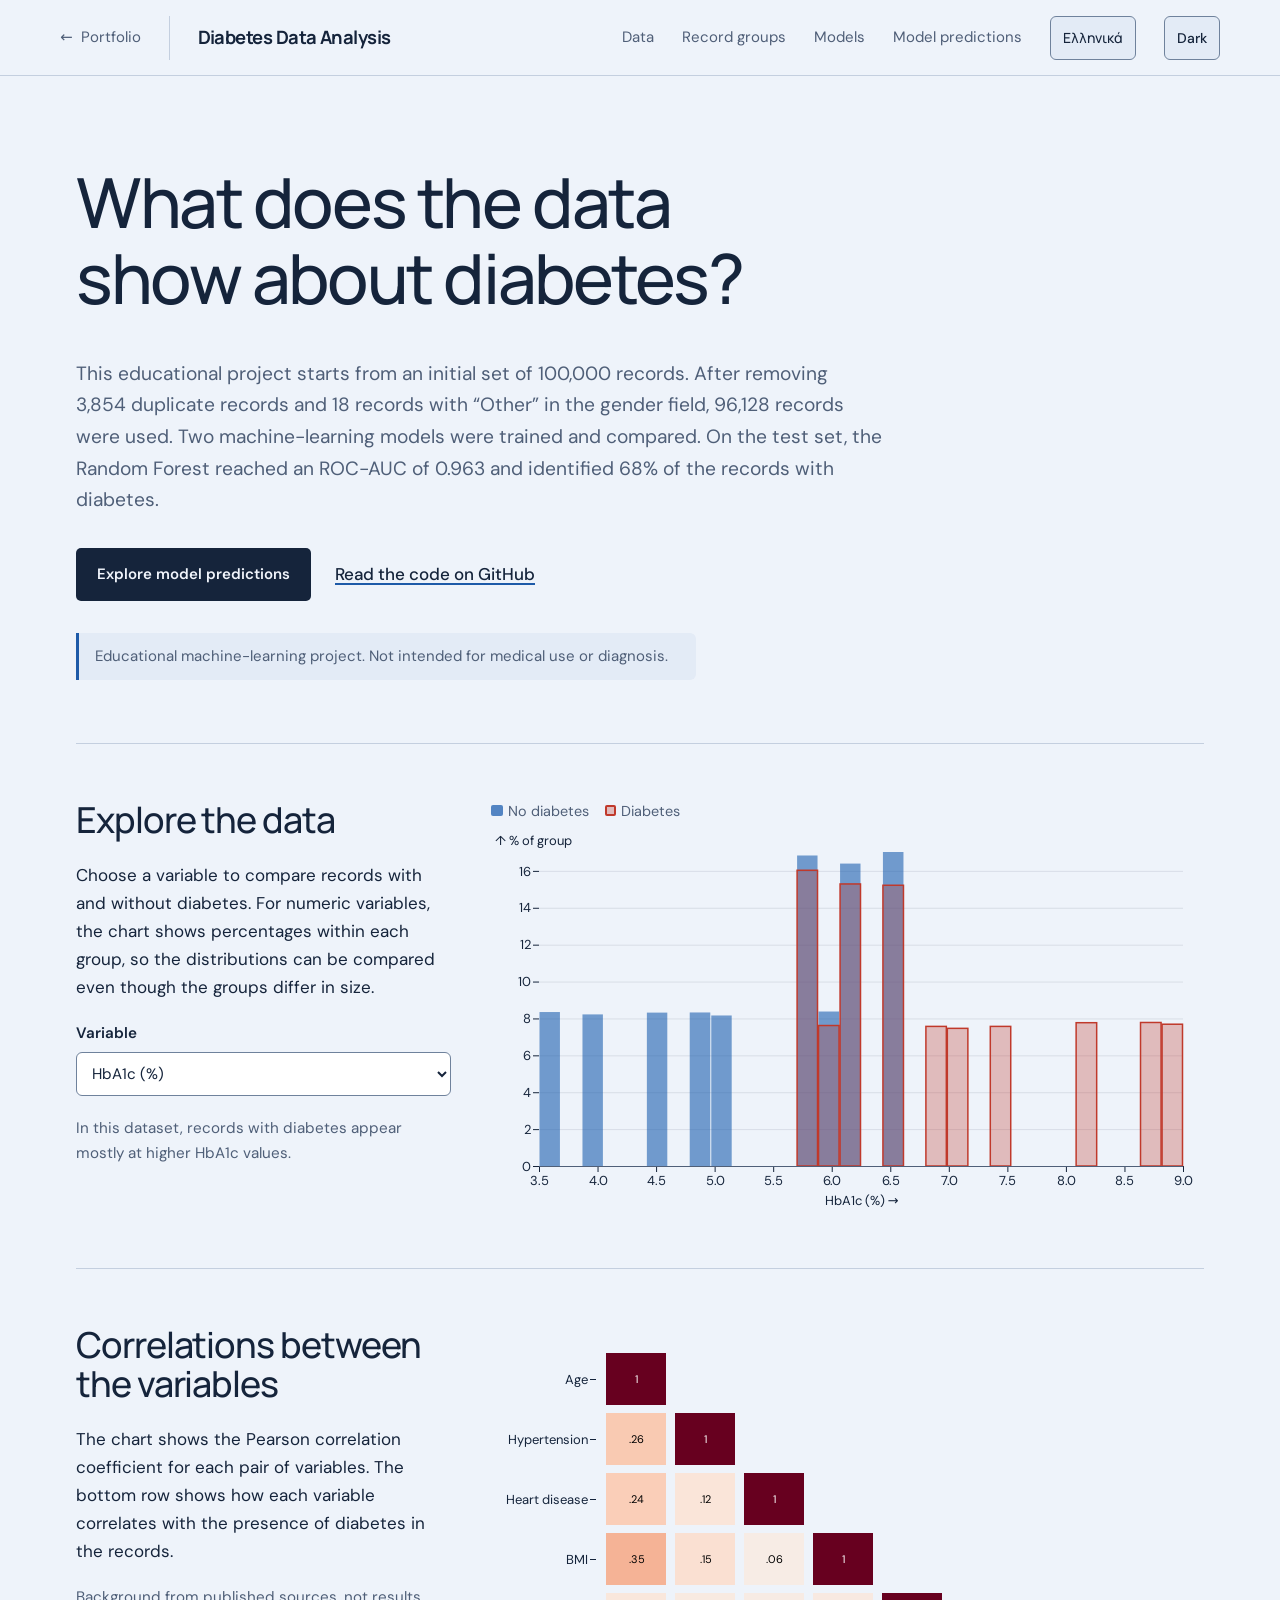
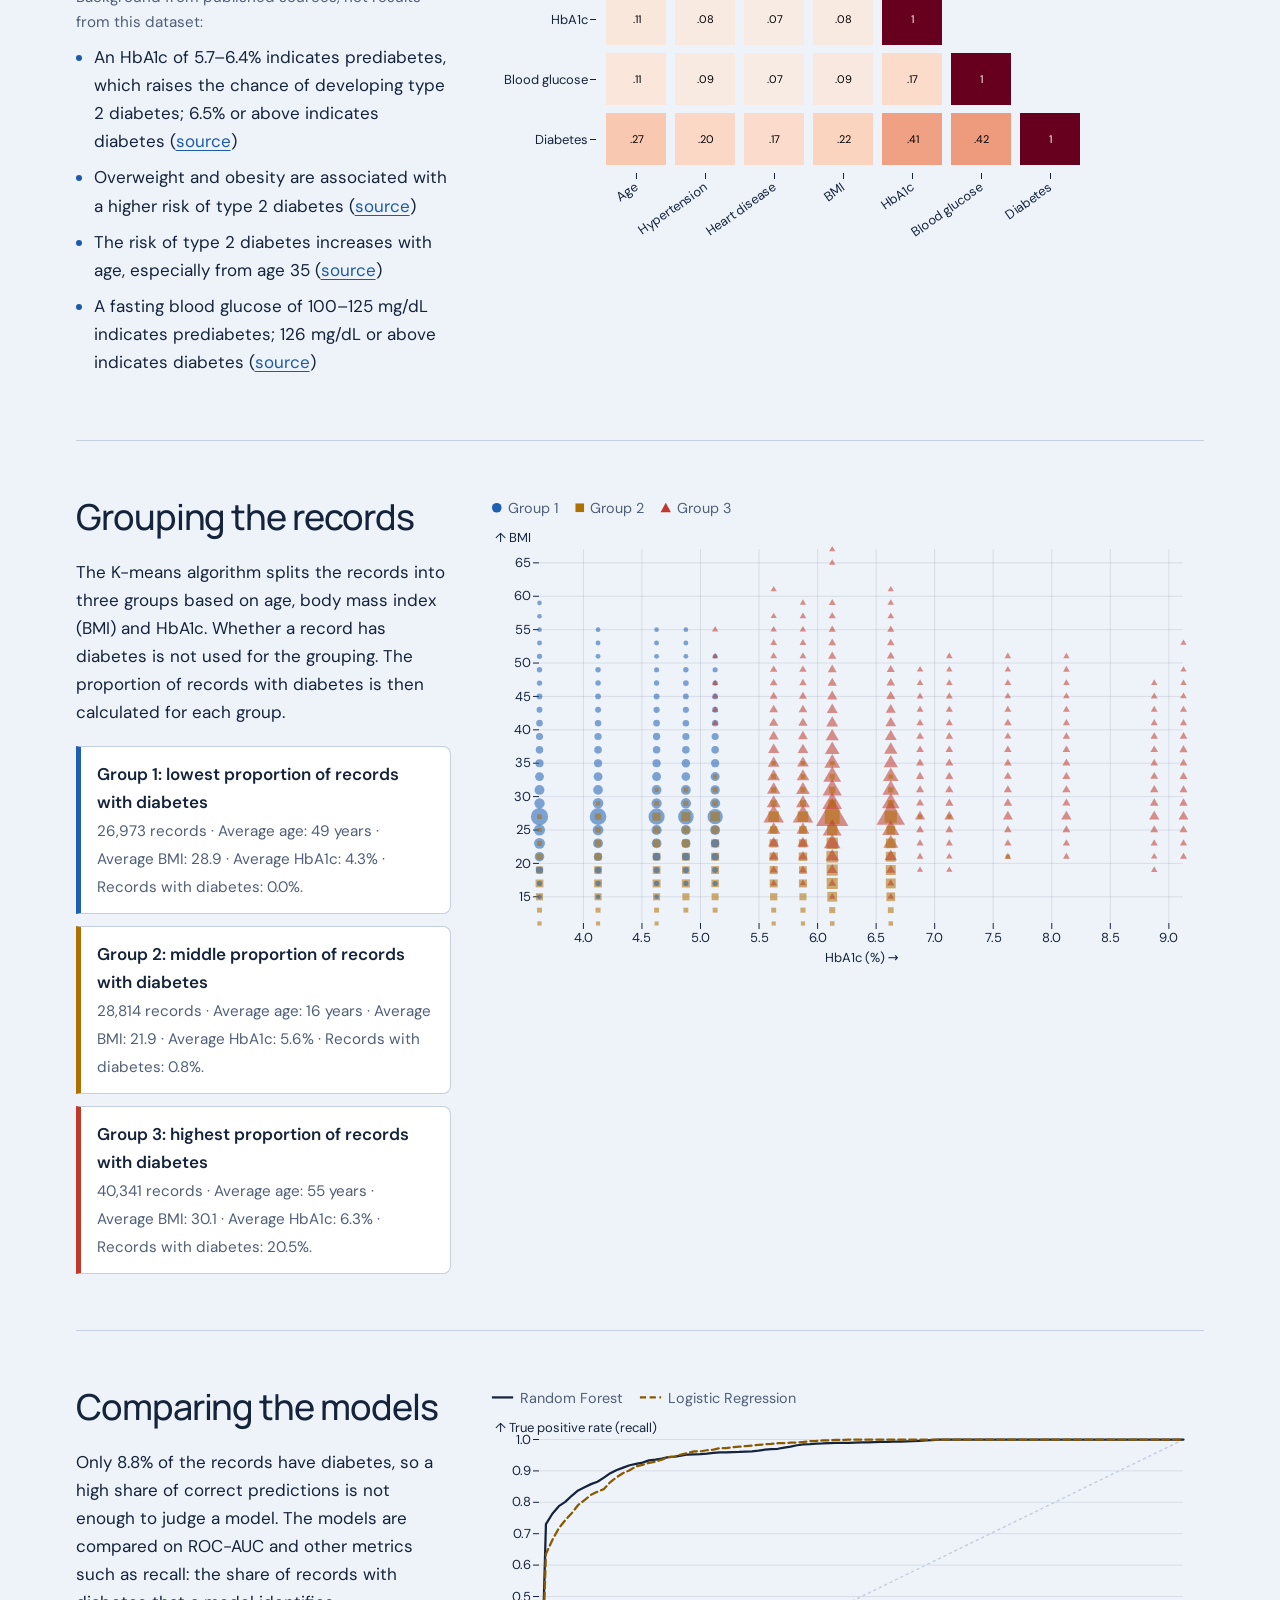
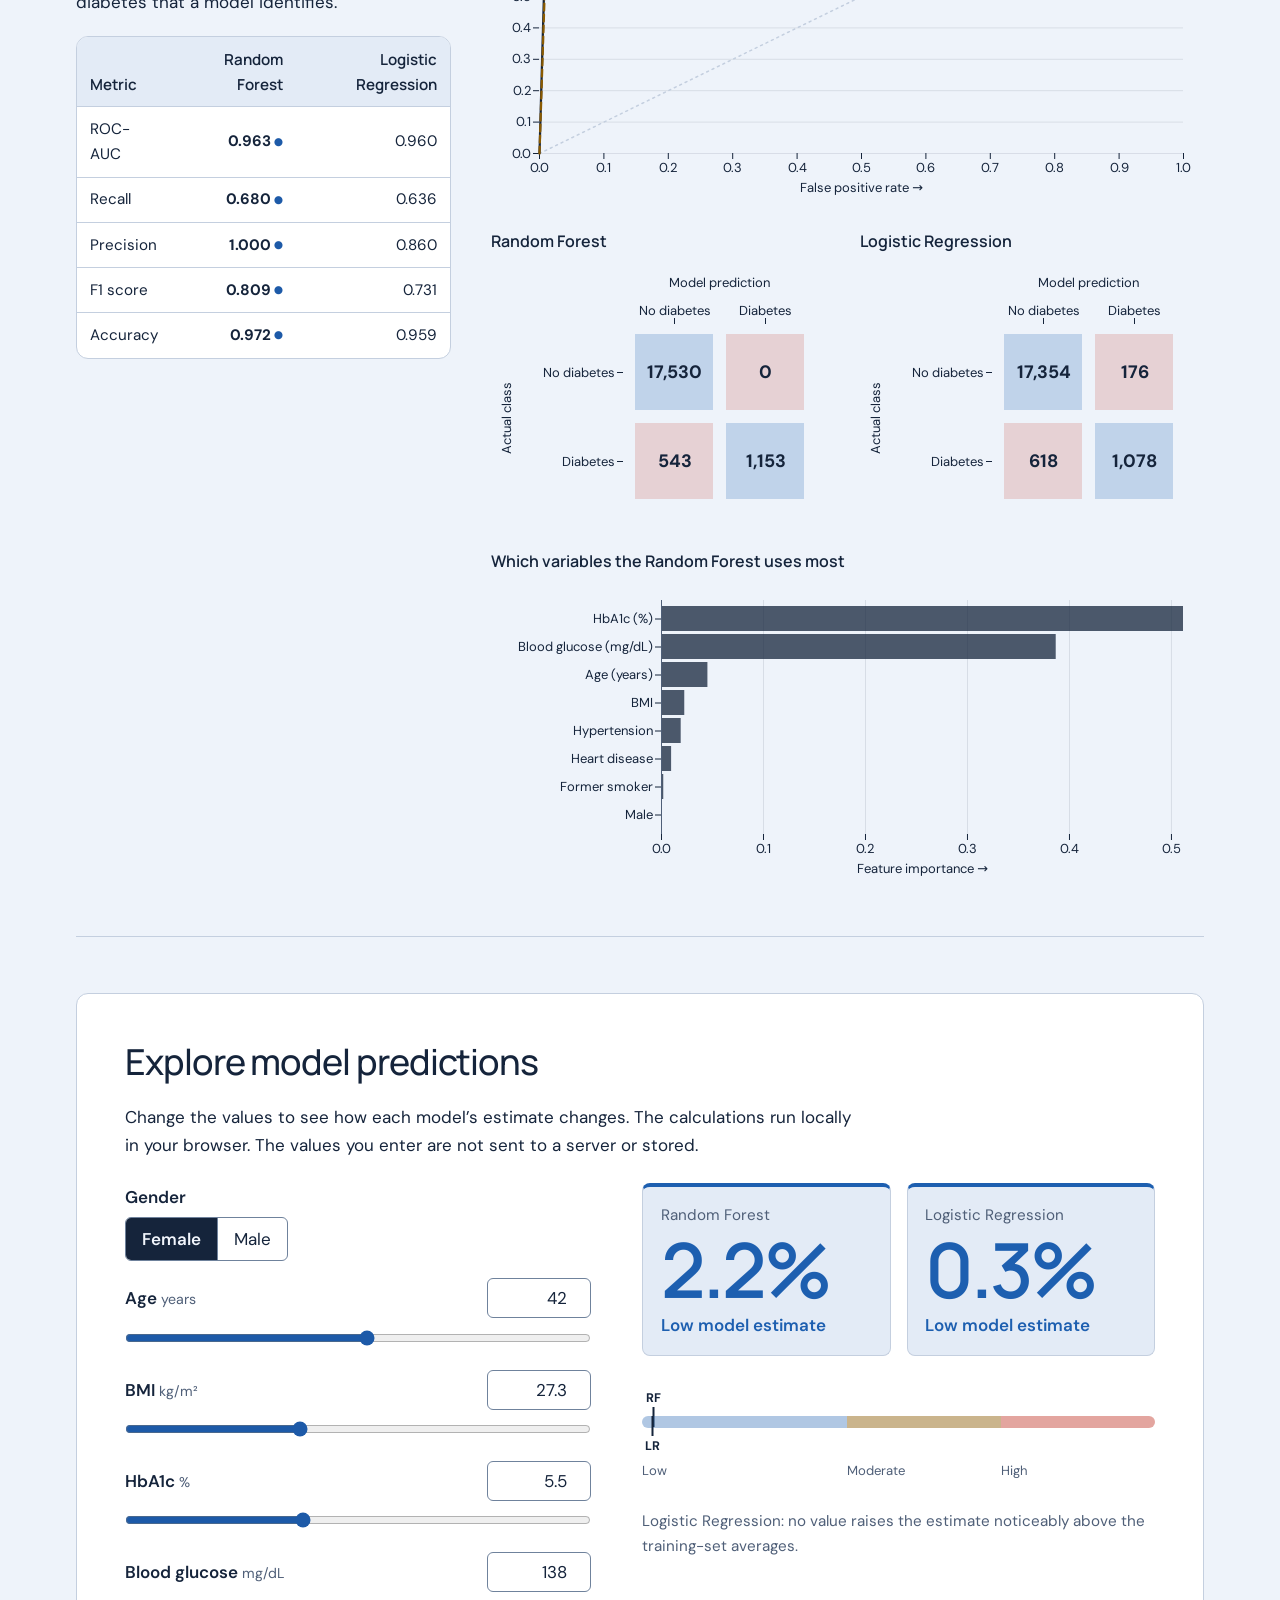
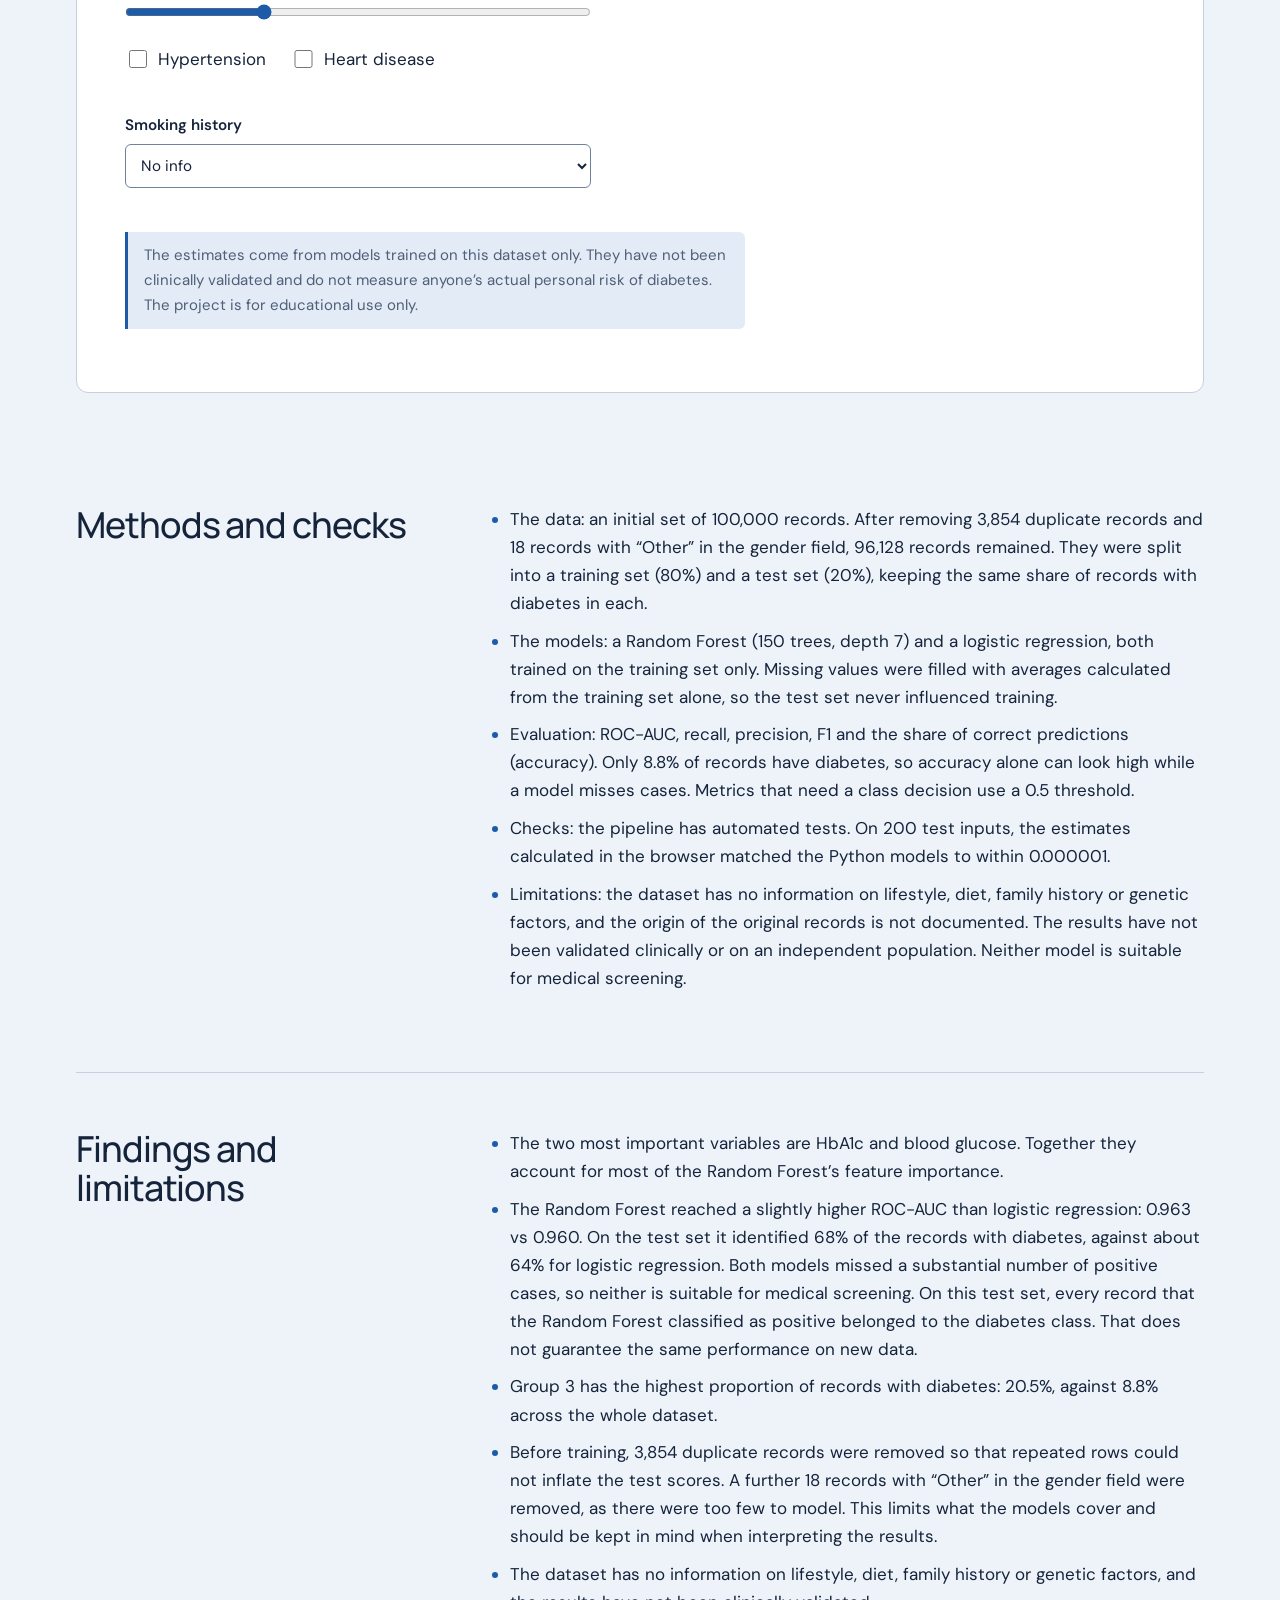
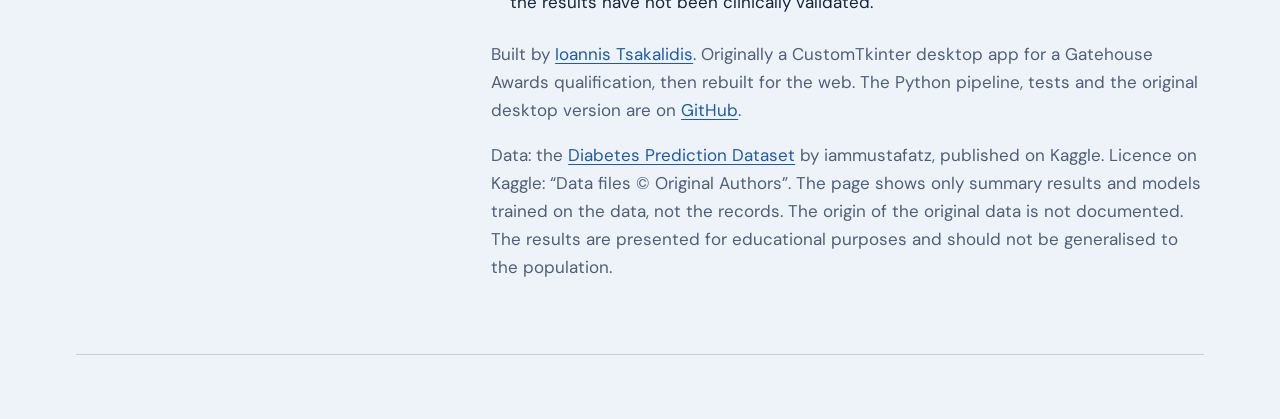
<file: projects/diabetes/index.html>
<!doctype html>
<html lang="en">
<head>
  <meta charset="utf-8">
  <meta name="viewport" content="width=device-width, initial-scale=1">
  <title>Diabetes Data Analysis</title>
  <meta name="description" content="An educational machine-learning project with an initial set of 100,000 records: explore the data, compare two models and see how their estimates change.">
  <link rel="canonical" href="https://tsakioan.com/projects/diabetes/">
  <link rel="alternate" hreflang="en" href="https://tsakioan.com/projects/diabetes/">
  <link rel="alternate" hreflang="el" href="https://tsakioan.com/projects/diabetes/el/">
  <link rel="alternate" hreflang="x-default" href="https://tsakioan.com/projects/diabetes/">
  <link rel="icon" href="favicon.svg" type="image/svg+xml">
  <meta property="og:type" content="website">
  <meta property="og:site_name" content="Tsakioan">
  <meta property="og:title" content="Diabetes Data Analysis">
  <meta property="og:description" content="An educational machine-learning project with an initial set of 100,000 records: explore the data, compare two models and see how their estimates change.">
  <meta property="og:url" content="https://tsakioan.com/projects/diabetes/">
  <meta property="og:image" content="https://tsakioan.com/projects/diabetes/og-image.png?v=4">
  <meta property="og:image:width" content="2400">
  <meta property="og:image:height" content="1260">
  <meta property="og:image:alt" content="What does the data show about diabetes? Two machine-learning models, three groups of records and an interactive test of the models.">
  <meta property="og:locale" content="en_US">
  <meta property="og:locale:alternate" content="el_GR">
  <meta name="twitter:card" content="summary_large_image">
  <link rel="preload" href="vendor/fonts/dmsans-latin.woff2" as="font" type="font/woff2" crossorigin>
  <link rel="preload" href="vendor/fonts/manrope-latin.woff2" as="font" type="font/woff2" crossorigin>
  <link rel="stylesheet" href="styles.css">
  <script src="vendor/d3.min.js" defer></script>
  <script src="vendor/plot.umd.min.js" defer></script>
  <script>
    try { const t = localStorage.getItem('theme'); if (t) document.documentElement.dataset.theme = t; } catch (e) {}
  </script>
</head>
<body>
  <a class="skip" href="#main">Skip to content</a>
  <header class="topbar">
    <a class="home-link" href="https://tsakioan.com/"><span aria-hidden="true">←</span> <span class="sr-only">Back to </span>Portfolio</a>
    <a class="brand" href="#top">Diabetes Data Analysis</a>
    <nav aria-label="Sections">
      <a href="#explore">Data</a>
      <a href="#clusters">Record groups</a>
      <a href="#models">Models</a>
      <a href="#predict">Model predictions</a>
      <a href="el/" hreflang="el" lang="el">Ελληνικά</a>
    </nav>
    <button class="theme-toggle" type="button" aria-label="Dark theme">Dark</button>
  </header>

  <main id="main">
    <section class="hero" id="top">
      <h1>What does the data show about diabetes?</h1>
      <p class="lede" data-bind="hero-lede">This educational project starts from an initial set of 100,000 records. After removing 3,854 duplicate records and 18 records with “Other” in the gender field, 96,128 records were used. Two machine-learning models were trained and compared. On the test set, the Random Forest reached an ROC-AUC of 0.963 and identified 68% of the records with diabetes.</p>
      <p class="hero-actions">
        <a class="button" href="#predict">Explore model predictions</a>
        <a class="link" href="https://github.com/MrTsak/AI-Data-Analytics">Read the code on GitHub</a>
      </p>
      <p class="disclaimer">Educational machine-learning project. Not intended for medical use or diagnosis.</p>
    </section>

    <section class="block" id="explore" aria-labelledby="explore-h">
      <div class="block-text">
        <h2 id="explore-h">Explore the data</h2>
        <p>Choose a variable to compare records with and without diabetes. For numeric variables, the chart shows percentages within each group, so the distributions can be compared even though the groups differ in size.</p>
        <label class="field">
          <span>Variable</span>
          <select id="feature-picker"></select>
        </label>
        <p class="note" id="feature-note"></p>
      </div>
      <figure class="block-chart" id="explore-chart" aria-live="polite"></figure>
    </section>

    <section class="block" aria-labelledby="corr-h">
      <div class="block-text">
        <h2 id="corr-h">Correlations between the variables</h2>
        <p>The chart shows the Pearson correlation coefficient for each pair of variables. The bottom row shows how each variable correlates with the presence of diabetes in the records.</p>
        <p class="note hypotheses-lead">Background from published sources, not results from this dataset:</p>
        <ul class="hypotheses" id="hypotheses"></ul>
      </div>
      <figure class="block-chart" id="corr-chart"></figure>
    </section>

    <section class="block" id="clusters" aria-labelledby="clusters-h">
      <div class="block-text">
        <h2 id="clusters-h">Grouping the records</h2>
        <p>The K-means algorithm splits the records into three groups based on age, body mass index (BMI) and HbA1c. Whether a record has diabetes is not used for the grouping. The proportion of records with diabetes is then calculated for each group.</p>
        <ol class="cluster-list" id="cluster-list" start="0"></ol>
      </div>
      <figure class="block-chart" id="cluster-chart"></figure>
    </section>

    <section class="block" id="models" aria-labelledby="models-h">
      <div class="block-text">
        <h2 id="models-h">Comparing the models</h2>
        <p>Only <span data-bind="positive_pct">8.8%</span> of the records have diabetes, so a high share of correct predictions is not enough to judge a model. The models are compared on ROC-AUC and other metrics such as recall: the share of records with diabetes that a model identifies.</p>
        <table class="metrics" id="metrics-table"></table>
      </div>
      <div class="block-chart chart-stack">
        <figure id="roc-chart"></figure>
        <div class="confusions" id="confusion-charts"></div>
        <figure id="importance-chart"></figure>
      </div>
    </section>

    <section class="predict" id="predict" aria-labelledby="predict-h">
      <div class="predict-head">
        <h2 id="predict-h">Explore model predictions</h2>
        <p>Change the values to see how each model’s estimate changes. The calculations run locally in your browser. The values you enter are not sent to a server or stored.</p>
      </div>
      <div class="predict-grid">
        <form class="predict-form" id="predict-form" novalidate></form>
        <div class="predict-result" id="predict-result"></div>
        <p class="sr-only" id="predict-summary" role="status" aria-live="polite"></p>
      </div>
      <p class="disclaimer">The estimates come from models trained on this dataset only. They have not been clinically validated and do not measure anyone’s actual personal risk of diabetes. The project is for educational use only.</p>
    </section>

    <section class="block" aria-labelledby="method-h">
      <div class="block-text">
        <h2 id="method-h">Methods and checks</h2>
      </div>
      <div class="block-chart">
        <ul class="findings-list">
          <li>The data: an initial set of 100,000 records. After removing 3,854 duplicate records and 18 records with “Other” in the gender field, 96,128 records remained. They were split into a training set (80%) and a test set (20%), keeping the same share of records with diabetes in each.</li>
          <li>The models: a Random Forest (150 trees, depth 7) and a logistic regression, both trained on the training set only. Missing values were filled with averages calculated from the training set alone, so the test set never influenced training.</li>
          <li>Evaluation: ROC-AUC, recall, precision, F1 and the share of correct predictions (accuracy). Only 8.8% of records have diabetes, so accuracy alone can look high while a model misses cases. Metrics that need a class decision use a 0.5 threshold.</li>
          <li>Checks: the pipeline has automated tests. On 200 test inputs, the estimates calculated in the browser matched the Python models to within 0.000001.</li>
          <li>Limitations: the dataset has no information on lifestyle, diet, family history or genetic factors, and the origin of the original records is not documented. The results have not been validated clinically or on an independent population. Neither model is suitable for medical screening.</li>
        </ul>
      </div>
    </section>
    <section class="block findings" aria-labelledby="findings-h">
      <div class="block-text">
        <h2 id="findings-h">Findings and limitations</h2>
      </div>
      <div class="block-chart">
        <ul class="findings-list" id="findings"></ul>
        <p class="about">Built by <a href="https://tsakioan.com/">Ioannis Tsakalidis</a>. Originally a CustomTkinter desktop app for a Gatehouse Awards qualification, then rebuilt for the web. The Python pipeline, tests and the original desktop version are on <a href="https://github.com/MrTsak/AI-Data-Analytics">GitHub</a>.</p>
        <p class="about">Data: the <a href="https://www.kaggle.com/datasets/iammustafatz/diabetes-prediction-dataset">Diabetes Prediction Dataset</a> by iammustafatz, published on Kaggle. Licence on Kaggle: “Data files © Original Authors”. The page shows only summary results and models trained on the data, not the records. The origin of the original data is not documented. The results are presented for educational purposes and should not be generalised to the population.</p>
      </div>
    </section>
  </main>

  <p class="load-error" id="load-error" hidden>The analysis data didn't load. Check that the <code>data/</code> folder sits next to this page, then reload.</p>
  <script type="module" src="js/app.js"></script>
</body>
</html>
</file>
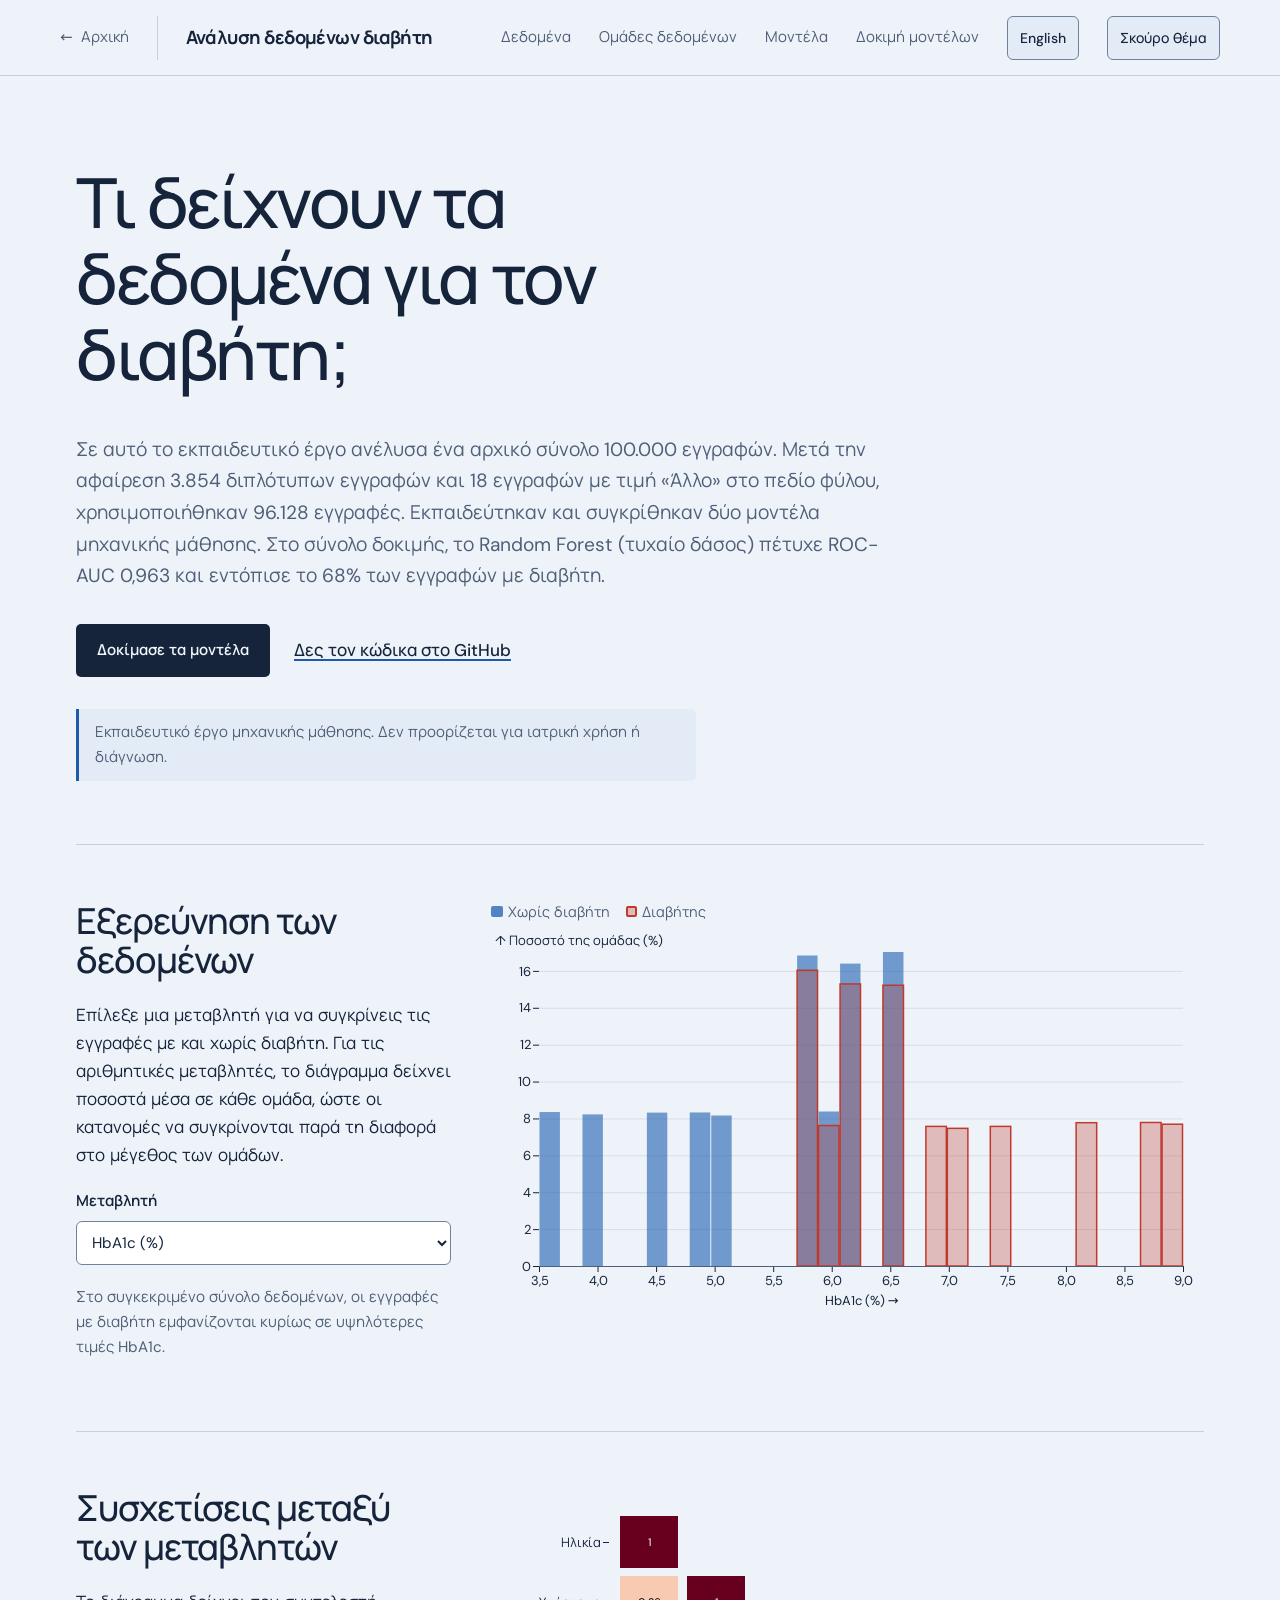
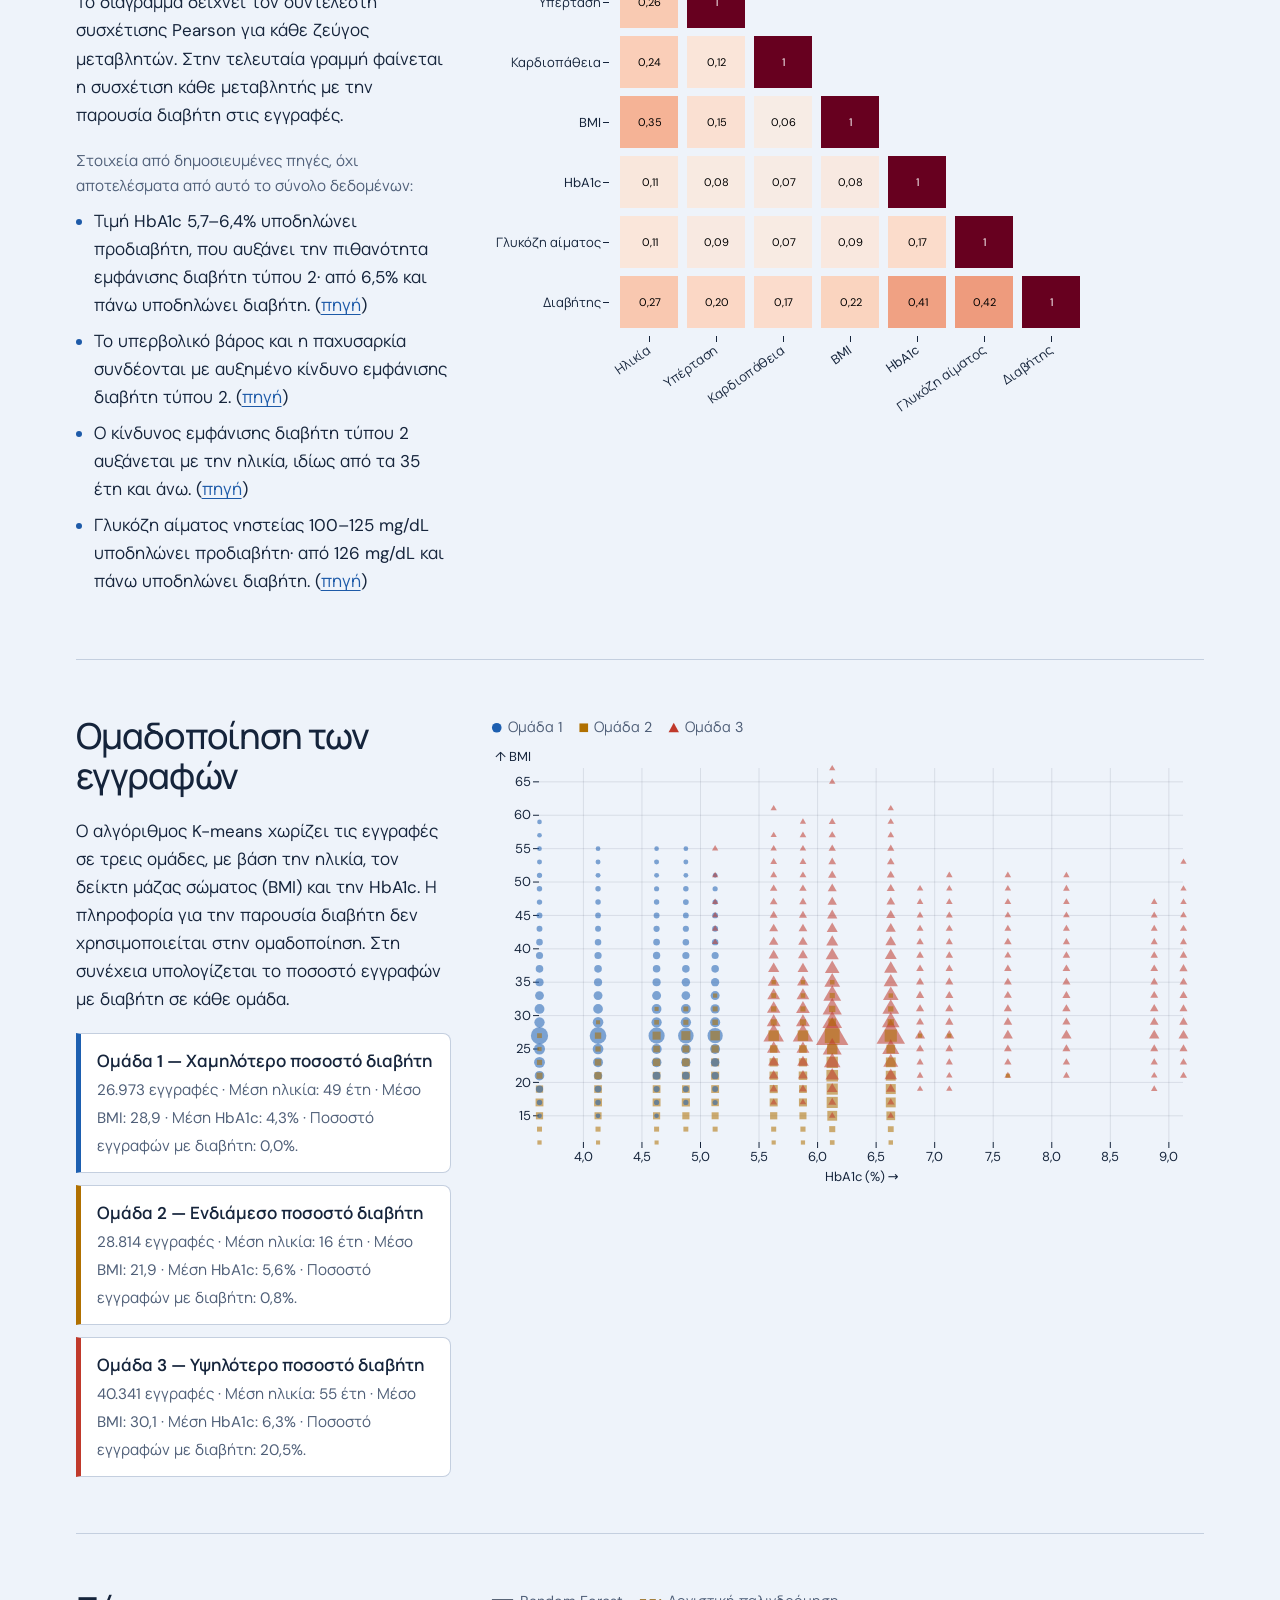
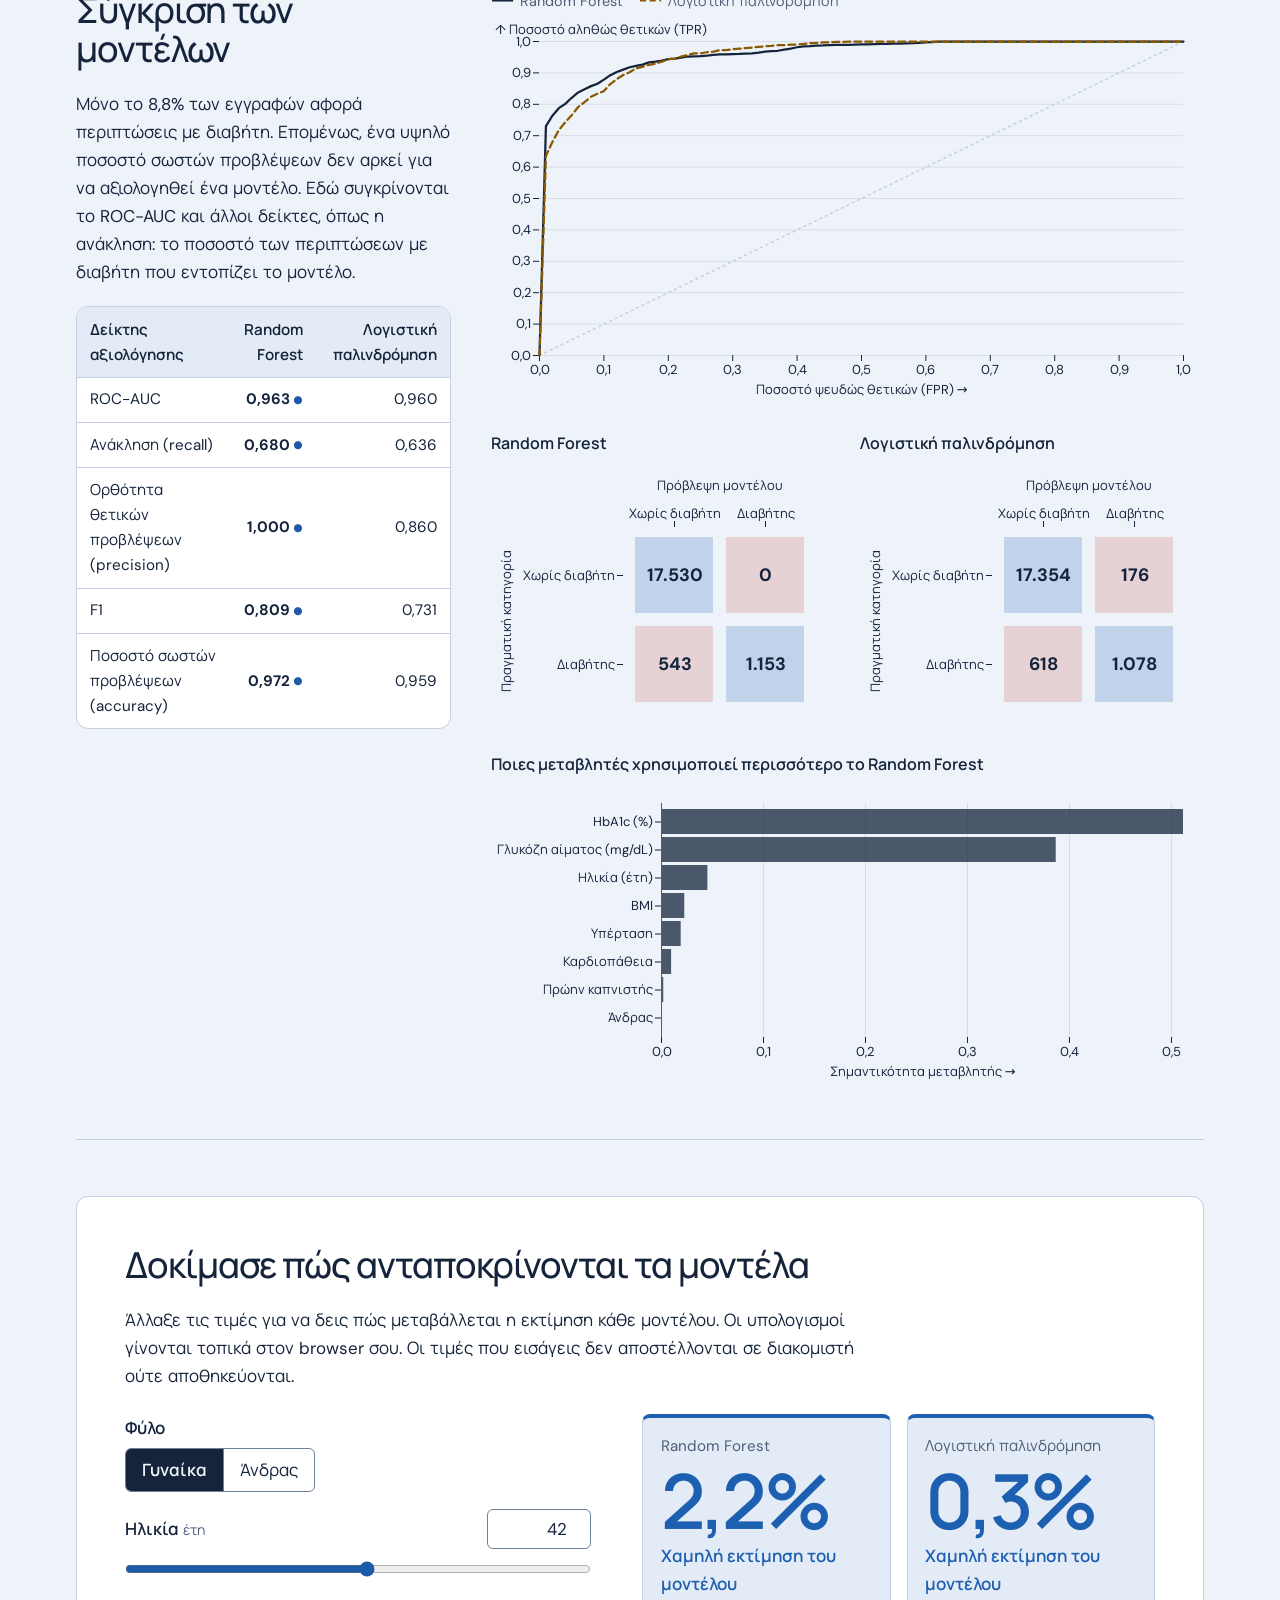
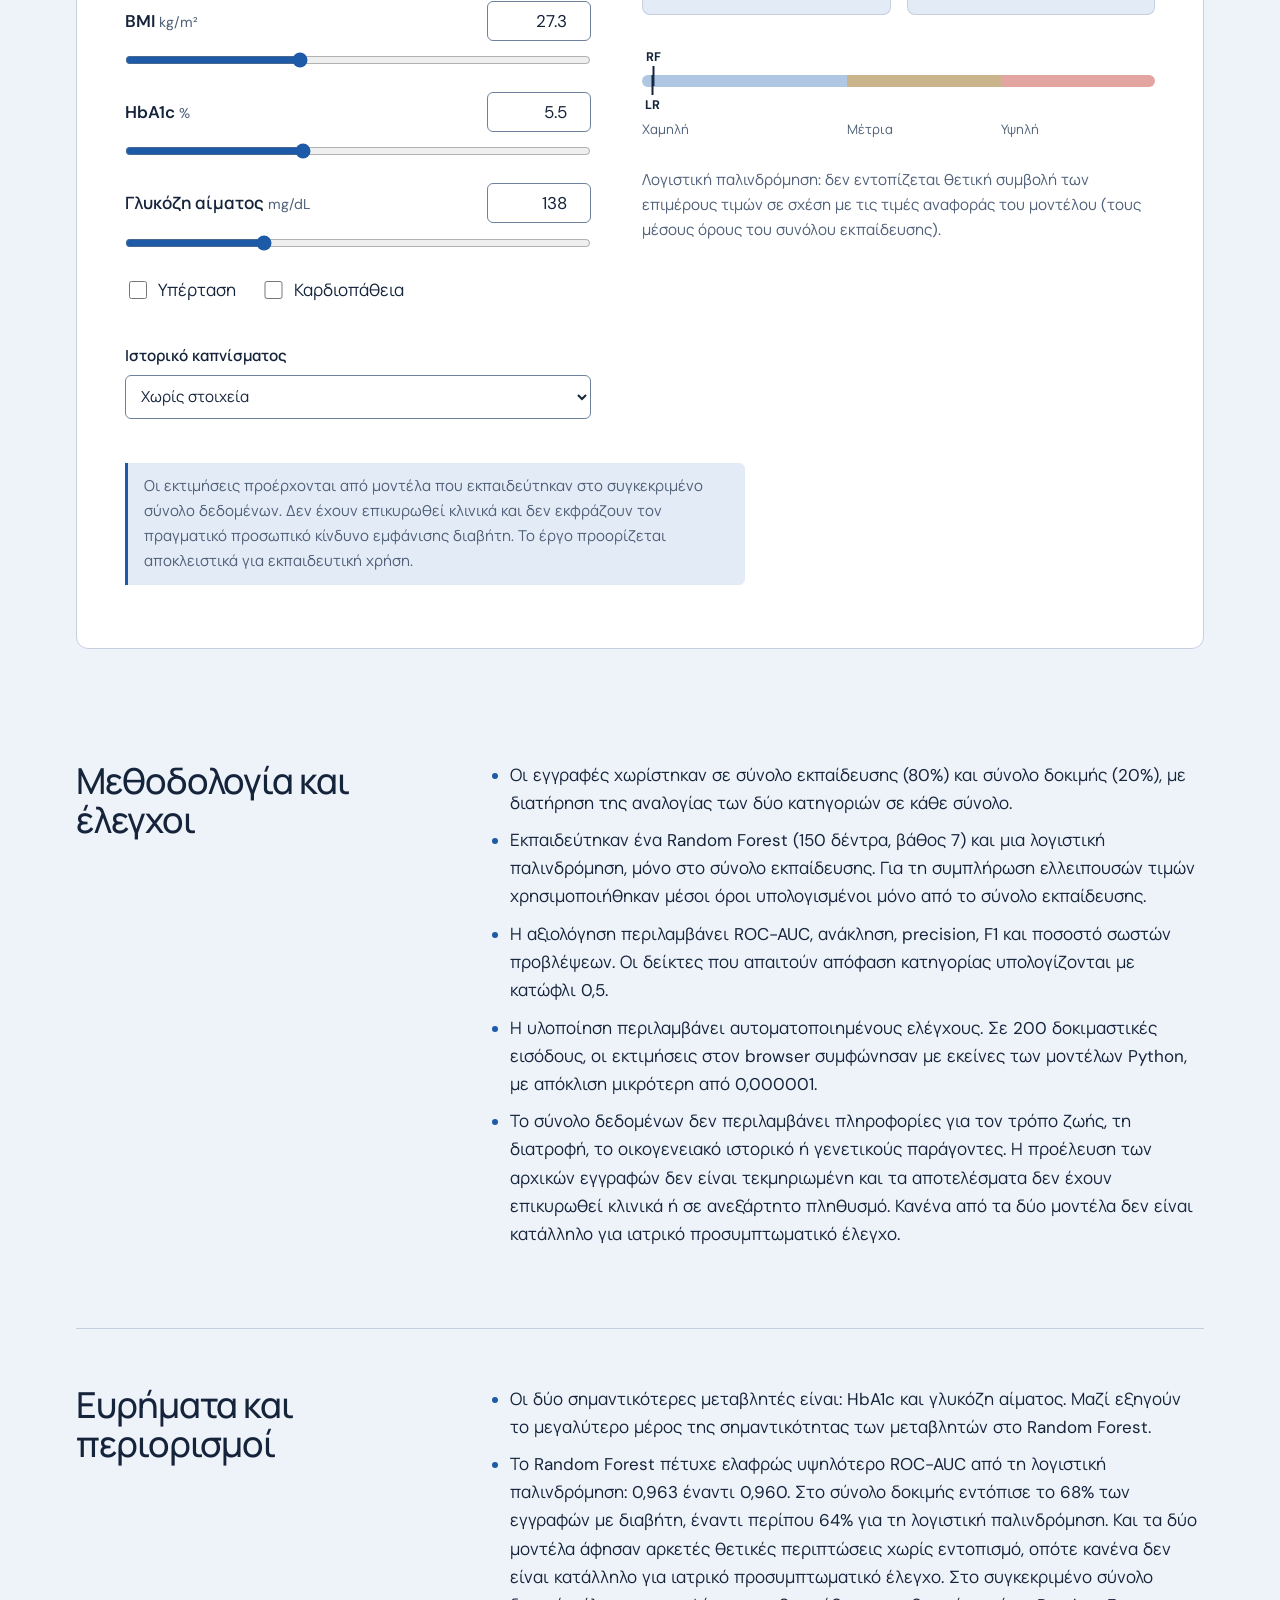
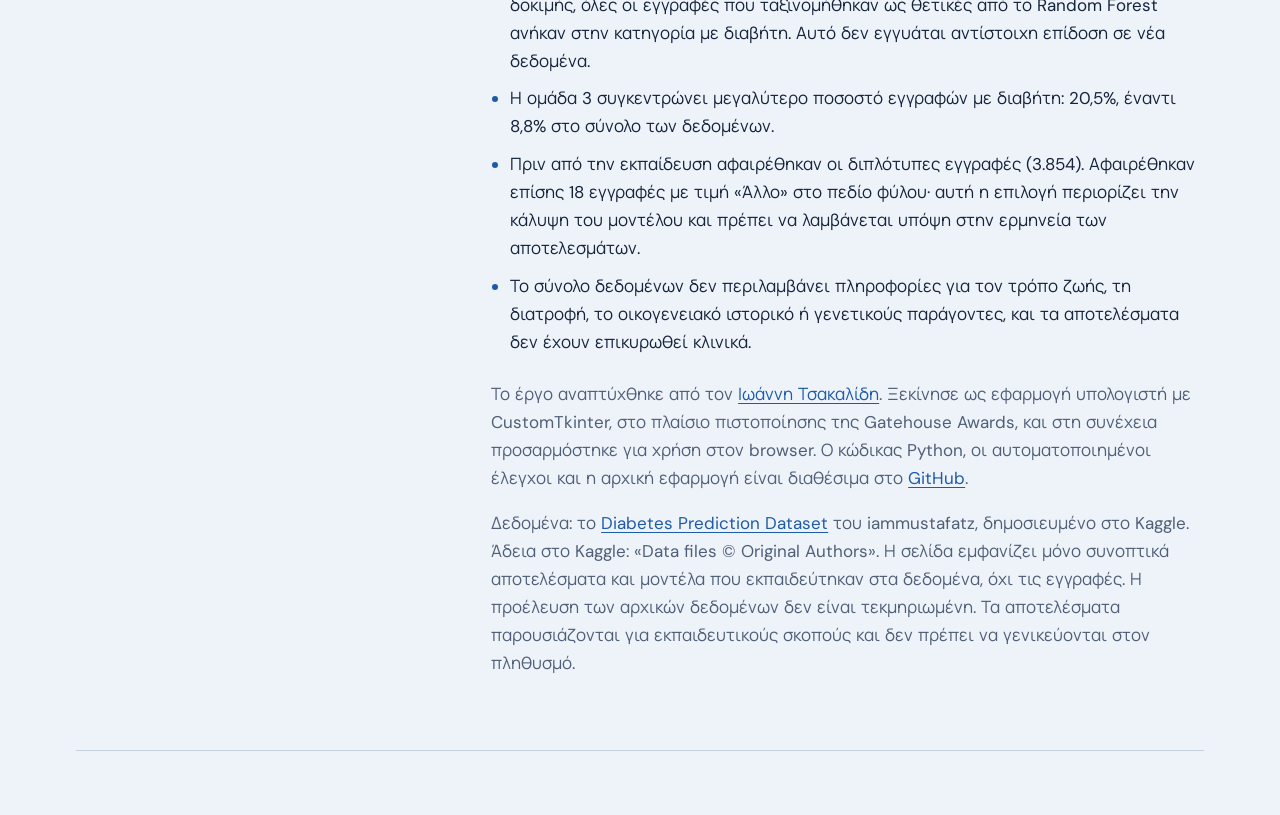
<file: projects/diabetes/el/index.html>
<!doctype html>
<html lang="el">
<head>
  <meta charset="utf-8">
  <meta name="viewport" content="width=device-width, initial-scale=1">
  <title>Ανάλυση δεδομένων διαβήτη</title>
  <meta name="description" content="Εκπαιδευτικό έργο μηχανικής μάθησης με αρχικό σύνολο 100.000 εγγραφών: δες τα δεδομένα, σύγκρινε δύο μοντέλα και δοκίμασε πώς αλλάζουν οι εκτιμήσεις τους.">
  <link rel="canonical" href="https://tsakioan.com/projects/diabetes/el/">
  <link rel="alternate" hreflang="en" href="https://tsakioan.com/projects/diabetes/">
  <link rel="alternate" hreflang="el" href="https://tsakioan.com/projects/diabetes/el/">
  <link rel="alternate" hreflang="x-default" href="https://tsakioan.com/projects/diabetes/">
  <link rel="icon" href="../favicon.svg" type="image/svg+xml">
  <meta property="og:type" content="website">
  <meta property="og:site_name" content="Tsakioan">
  <meta property="og:title" content="Ανάλυση δεδομένων διαβήτη">
  <meta property="og:description" content="Εκπαιδευτικό έργο μηχανικής μάθησης με αρχικό σύνολο 100.000 εγγραφών: δες τα δεδομένα, σύγκρινε δύο μοντέλα και δοκίμασε πώς αλλάζουν οι εκτιμήσεις τους.">
  <meta property="og:url" content="https://tsakioan.com/projects/diabetes/el/">
  <meta property="og:image" content="https://tsakioan.com/projects/diabetes/og-image-el.png?v=4">
  <meta property="og:image:width" content="2400">
  <meta property="og:image:height" content="1260">
  <meta property="og:image:alt" content="Τι δείχνουν τα δεδομένα για τον διαβήτη; Δύο μοντέλα μηχανικής μάθησης, τρεις ομάδες εγγραφών και μια διαδραστική δοκιμή των μοντέλων.">
  <meta property="og:locale" content="el_GR">
  <meta property="og:locale:alternate" content="en_US">
  <meta name="twitter:card" content="summary_large_image">
  <link rel="preload" href="../vendor/fonts/dmsans-latin.woff2" as="font" type="font/woff2" crossorigin>
  <link rel="preload" href="../vendor/fonts/manrope-latin.woff2" as="font" type="font/woff2" crossorigin>
  <link rel="preload" href="../vendor/fonts/manrope-greek.woff2" as="font" type="font/woff2" crossorigin>
  <link rel="stylesheet" href="../styles.css">
  <script src="../vendor/d3.min.js" defer></script>
  <script src="../vendor/plot.umd.min.js" defer></script>
  <script>
    try { const t = localStorage.getItem('theme'); if (t) document.documentElement.dataset.theme = t; } catch (e) {}
  </script>
</head>
<body>
  <a class="skip" href="#main">Μετάβαση στο περιεχόμενο</a>
  <header class="topbar">
    <a class="home-link" href="https://tsakioan.com/el/"><span aria-hidden="true">←</span> <span class="sr-only">Επιστροφή στην </span>Αρχική</a>
    <a class="brand" href="#top">Ανάλυση δεδομένων διαβήτη</a>
    <nav aria-label="Ενότητες">
      <a href="#explore">Δεδομένα</a>
      <a href="#clusters">Ομάδες δεδομένων</a>
      <a href="#models">Μοντέλα</a>
      <a href="#predict">Δοκιμή μοντέλων</a>
      <a href="../" hreflang="en" lang="en">English</a>
    </nav>
    <button class="theme-toggle" type="button" aria-label="Σκούρο θέμα">Σκούρο θέμα</button>
  </header>

  <main id="main">
    <section class="hero" id="top">
      <h1>Τι δείχνουν τα δεδομένα για τον διαβήτη;</h1>
      <p class="lede" data-bind="hero-lede">Σε αυτό το εκπαιδευτικό έργο ανέλυσα ένα αρχικό σύνολο 100.000 εγγραφών. Μετά την αφαίρεση 3.854 διπλότυπων εγγραφών και 18 εγγραφών με τιμή «Άλλο» στο πεδίο φύλου, χρησιμοποιήθηκαν 96.128 εγγραφές. Εκπαιδεύτηκαν και συγκρίθηκαν δύο μοντέλα μηχανικής μάθησης. Στο σύνολο δοκιμής, το Random Forest (τυχαίο δάσος) πέτυχε ROC-AUC 0,963 και εντόπισε το 68% των εγγραφών με διαβήτη.</p>
      <p class="hero-actions">
        <a class="button" href="#predict">Δοκίμασε τα μοντέλα</a>
        <a class="link" href="https://github.com/MrTsak/AI-Data-Analytics">Δες τον κώδικα στο GitHub</a>
      </p>
      <p class="disclaimer">Εκπαιδευτικό έργο μηχανικής μάθησης. Δεν προορίζεται για ιατρική χρήση ή διάγνωση.</p>
    </section>

    <section class="block" id="explore" aria-labelledby="explore-h">
      <div class="block-text">
        <h2 id="explore-h">Εξερεύνηση των δεδομένων</h2>
        <p>Επίλεξε μια μεταβλητή για να συγκρίνεις τις εγγραφές με και χωρίς διαβήτη. Για τις αριθμητικές μεταβλητές, το διάγραμμα δείχνει ποσοστά μέσα σε κάθε ομάδα, ώστε οι κατανομές να συγκρίνονται παρά τη διαφορά στο μέγεθος των ομάδων.</p>
        <label class="field">
          <span>Μεταβλητή</span>
          <select id="feature-picker"></select>
        </label>
        <p class="note" id="feature-note"></p>
      </div>
      <figure class="block-chart" id="explore-chart" aria-live="polite"></figure>
    </section>

    <section class="block" aria-labelledby="corr-h">
      <div class="block-text">
        <h2 id="corr-h">Συσχετίσεις μεταξύ των μεταβλητών</h2>
        <p>Το διάγραμμα δείχνει τον συντελεστή συσχέτισης Pearson για κάθε ζεύγος μεταβλητών. Στην τελευταία γραμμή φαίνεται η συσχέτιση κάθε μεταβλητής με την παρουσία διαβήτη στις εγγραφές.</p>
        <p class="note hypotheses-lead">Στοιχεία από δημοσιευμένες πηγές, όχι αποτελέσματα από αυτό το σύνολο δεδομένων:</p>
        <ul class="hypotheses" id="hypotheses"></ul>
      </div>
      <figure class="block-chart" id="corr-chart"></figure>
    </section>

    <section class="block" id="clusters" aria-labelledby="clusters-h">
      <div class="block-text">
        <h2 id="clusters-h">Ομαδοποίηση των εγγραφών</h2>
        <p>Ο αλγόριθμος K-means χωρίζει τις εγγραφές σε τρεις ομάδες, με βάση την ηλικία, τον δείκτη μάζας σώματος (BMI) και την HbA1c. Η πληροφορία για την παρουσία διαβήτη δεν χρησιμοποιείται στην ομαδοποίηση. Στη συνέχεια υπολογίζεται το ποσοστό εγγραφών με διαβήτη σε κάθε ομάδα.</p>
        <ol class="cluster-list" id="cluster-list" start="0"></ol>
      </div>
      <figure class="block-chart" id="cluster-chart"></figure>
    </section>

    <section class="block" id="models" aria-labelledby="models-h">
      <div class="block-text">
        <h2 id="models-h">Σύγκριση των μοντέλων</h2>
        <p>Μόνο το <span data-bind="positive_pct">8,8%</span> των εγγραφών αφορά περιπτώσεις με διαβήτη. Επομένως, ένα υψηλό ποσοστό σωστών προβλέψεων δεν αρκεί για να αξιολογηθεί ένα μοντέλο. Εδώ συγκρίνονται το ROC-AUC και άλλοι δείκτες, όπως η ανάκληση: το ποσοστό των περιπτώσεων με διαβήτη που εντοπίζει το μοντέλο.</p>
        <table class="metrics" id="metrics-table"></table>
      </div>
      <div class="block-chart chart-stack">
        <figure id="roc-chart"></figure>
        <div class="confusions" id="confusion-charts"></div>
        <figure id="importance-chart"></figure>
      </div>
    </section>

    <section class="predict" id="predict" aria-labelledby="predict-h">
      <div class="predict-head">
        <h2 id="predict-h">Δοκίμασε πώς ανταποκρίνονται τα μοντέλα</h2>
        <p>Άλλαξε τις τιμές για να δεις πώς μεταβάλλεται η εκτίμηση κάθε μοντέλου. Οι υπολογισμοί γίνονται τοπικά στον browser σου. Οι τιμές που εισάγεις δεν αποστέλλονται σε διακομιστή ούτε αποθηκεύονται.</p>
      </div>
      <div class="predict-grid">
        <form class="predict-form" id="predict-form" novalidate></form>
        <div class="predict-result" id="predict-result"></div>
        <p class="sr-only" id="predict-summary" role="status" aria-live="polite"></p>
      </div>
      <p class="disclaimer">Οι εκτιμήσεις προέρχονται από μοντέλα που εκπαιδεύτηκαν στο συγκεκριμένο σύνολο δεδομένων. Δεν έχουν επικυρωθεί κλινικά και δεν εκφράζουν τον πραγματικό προσωπικό κίνδυνο εμφάνισης διαβήτη. Το έργο προορίζεται αποκλειστικά για εκπαιδευτική χρήση.</p>
    </section>

    <section class="block" aria-labelledby="method-h">
      <div class="block-text">
        <h2 id="method-h">Μεθοδολογία και έλεγχοι</h2>
      </div>
      <div class="block-chart">
        <ul class="findings-list">
          <li>Οι εγγραφές χωρίστηκαν σε σύνολο εκπαίδευσης (80%) και σύνολο δοκιμής (20%), με διατήρηση της αναλογίας των δύο κατηγοριών σε κάθε σύνολο.</li>
          <li>Εκπαιδεύτηκαν ένα Random Forest (150 δέντρα, βάθος 7) και μια λογιστική παλινδρόμηση, μόνο στο σύνολο εκπαίδευσης. Για τη συμπλήρωση ελλειπουσών τιμών χρησιμοποιήθηκαν μέσοι όροι υπολογισμένοι μόνο από το σύνολο εκπαίδευσης.</li>
          <li>Η αξιολόγηση περιλαμβάνει ROC-AUC, ανάκληση, precision, F1 και ποσοστό σωστών προβλέψεων. Οι δείκτες που απαιτούν απόφαση κατηγορίας υπολογίζονται με κατώφλι 0,5.</li>
          <li>Η υλοποίηση περιλαμβάνει αυτοματοποιημένους ελέγχους. Σε 200 δοκιμαστικές εισόδους, οι εκτιμήσεις στον browser συμφώνησαν με εκείνες των μοντέλων Python, με απόκλιση μικρότερη από 0,000001.</li>
          <li>Το σύνολο δεδομένων δεν περιλαμβάνει πληροφορίες για τον τρόπο ζωής, τη διατροφή, το οικογενειακό ιστορικό ή γενετικούς παράγοντες. Η προέλευση των αρχικών εγγραφών δεν είναι τεκμηριωμένη και τα αποτελέσματα δεν έχουν επικυρωθεί κλινικά ή σε ανεξάρτητο πληθυσμό. Κανένα από τα δύο μοντέλα δεν είναι κατάλληλο για ιατρικό προσυμπτωματικό έλεγχο.</li>
        </ul>
      </div>
    </section>
    <section class="block findings" aria-labelledby="findings-h">
      <div class="block-text">
        <h2 id="findings-h">Ευρήματα και περιορισμοί</h2>
      </div>
      <div class="block-chart">
        <ul class="findings-list" id="findings"></ul>
        <p class="about">Το έργο αναπτύχθηκε από τον <a href="https://tsakioan.com/el/">Ιωάννη Τσακαλίδη</a>. Ξεκίνησε ως εφαρμογή υπολογιστή με CustomTkinter, στο πλαίσιο πιστοποίησης της Gatehouse Awards, και στη συνέχεια προσαρμόστηκε για χρήση στον browser. Ο κώδικας Python, οι αυτοματοποιημένοι έλεγχοι και η αρχική εφαρμογή είναι διαθέσιμα στο <a href="https://github.com/MrTsak/AI-Data-Analytics">GitHub</a>.</p>
        <p class="about">Δεδομένα: το <a href="https://www.kaggle.com/datasets/iammustafatz/diabetes-prediction-dataset">Diabetes Prediction Dataset</a> του iammustafatz, δημοσιευμένο στο Kaggle. Άδεια στο Kaggle: «Data files © Original Authors». Η σελίδα εμφανίζει μόνο συνοπτικά αποτελέσματα και μοντέλα που εκπαιδεύτηκαν στα δεδομένα, όχι τις εγγραφές. Η προέλευση των αρχικών δεδομένων δεν είναι τεκμηριωμένη. Τα αποτελέσματα παρουσιάζονται για εκπαιδευτικούς σκοπούς και δεν πρέπει να γενικεύονται στον πληθυσμό.</p>
      </div>
    </section>
  </main>

  <p class="load-error" id="load-error" hidden>Τα δεδομένα ανάλυσης δεν φορτώθηκαν. Έλεγξε ότι ο φάκελος data/ βρίσκεται δίπλα στον φάκελο js/ του έργου, και φόρτωσε ξανά.</p>
  <script type="module" src="../js/app.js"></script>
</body>
</html>
</file>
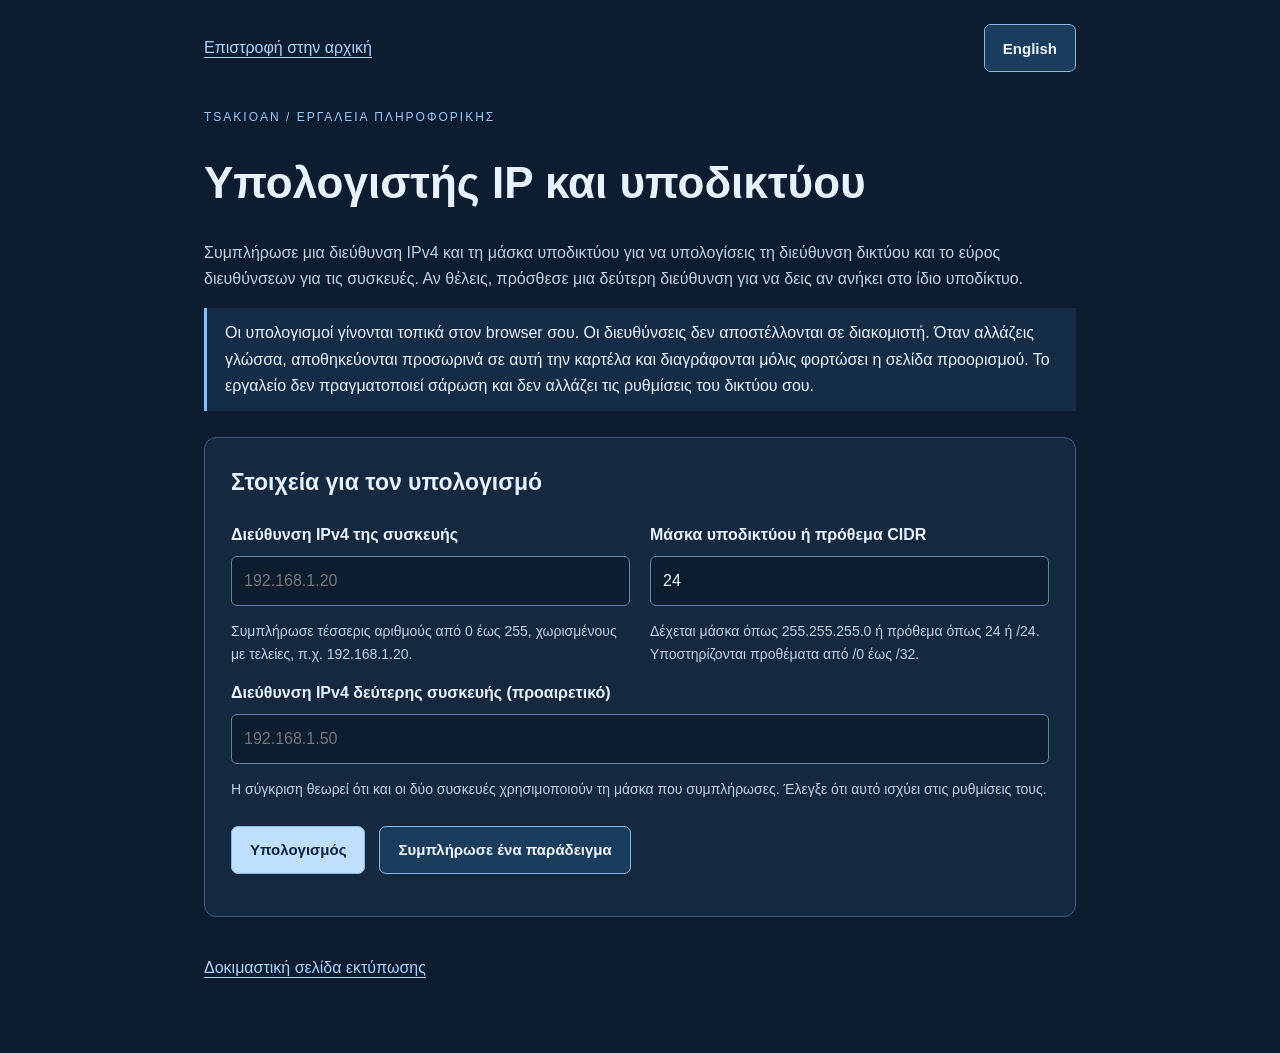
<file: network.html>
<!doctype html>
<html lang="en">
  <head>
    <meta charset="utf-8" />
    <meta name="viewport" content="width=device-width,initial-scale=1" />
    <title>IP & network calculator · Tsakioan</title>
    <link rel="canonical" href="https://tsakioan.com/network.html" />
    <link rel="alternate" hreflang="en" href="https://tsakioan.com/network.html" />
    <link rel="alternate" hreflang="el" href="https://tsakioan.com/el/network.html" />
    <link rel="alternate" hreflang="x-default" href="https://tsakioan.com/network.html" />
    <script id="language-redirect">
      // Old ?lang=el links, and visitors who chose Greek before, go to the Greek page.
      try {
        const q = new URLSearchParams(location.search).get("lang");
        if (q === "el" || (!q && localStorage.getItem("tsakioan-language") === "el"))
          location.replace("el/network.html" + location.hash);
      } catch {}
    </script>
    <meta property="og:type" content="website" />
    <meta property="og:site_name" content="Tsakioan" />
    <meta property="og:title" content="IP &amp; network calculator · Tsakioan" />
    <meta
      property="og:description"
      content="Calculate IPv4 subnet details and check whether a computer and a printer are on the same subnet. Runs entirely in your browser."
    />
    <meta property="og:url" content="https://tsakioan.com/network.html" />
    <meta property="og:image" content="https://tsakioan.com/og-image.png" />
    <meta property="og:image:width" content="1200" />
    <meta property="og:image:height" content="630" />
    <meta
      property="og:image:alt"
      content="tsakioan — Hands-on IT. From diagnosis to repair. Ioannis Tsakalidis, Larissa, Greece."
    />
    <meta property="og:locale" content="en_US" />
    <meta property="og:locale:alternate" content="el_GR" />
    <meta name="twitter:card" content="summary_large_image" />
    <meta
      name="description"
      content="Calculate IPv4 subnet details and compare printer and computer addresses in English or Greek."
    />
    <link rel="icon" href="favicon.svg?v=20261124a" type="image/svg+xml" />
    <style>
      * {
        box-sizing: border-box;
      }
      body {
        margin: 0;
        background: #0d1c30;
        color: #e8f1ff;
        font:
          16px/1.65 Arial,
          sans-serif;
      }
      main {
        max-width: 920px;
        margin: auto;
        padding: 24px 24px 64px;
      }
      header,
      .actions {
        display: flex;
        gap: 14px;
        align-items: center;
        flex-wrap: wrap;
      }
      header {
        justify-content: space-between;
        margin-bottom: 36px;
      }
      a {
        color: #acd2ff;
        text-underline-offset: 4px;
      }
      h1 {
        font-size: clamp(30px, 5vw, 44px);
        line-height: 1.2;
      }
      h2 {
        font-size: 23px;
        margin-top: 0;
      }
      .eyebrow {
        font-size: 12px;
        letter-spacing: 2px;
        color: #94c9ff;
      }
      .intro,
      .hint {
        color: #bed0e7;
      }
      .hint {
        font-size: 14px;
      }
      .panel {
        border: 1px solid #3b5d80;
        border-radius: 12px;
        padding: 26px;
        margin-top: 26px;
        background: #142940;
      }
      .grid {
        display: grid;
        grid-template-columns: 1fr 1fr;
        gap: 20px;
      }
      label {
        display: block;
        font-weight: bold;
        margin-bottom: 8px;
      }
      input,
      textarea {
        width: 100%;
        min-width: 0;
        border: 1px solid #6383a4;
        border-radius: 6px;
        background: #0c1d30;
        color: #eff6ff;
        padding: 12px;
        font: 16px/1.5 Arial;
        min-height: 48px;
      }
      button {
        min-height: 48px;
        border: 1px solid #89b8e8;
        border-radius: 7px;
        padding: 12px 18px;
        background: #1b3d5d;
        color: #eff6ff;
        font: 600 15px/1.4 Arial;
        cursor: pointer;
      }
      #language {
        display: inline-flex;
        align-items: center;
        min-height: 48px;
        border: 1px solid #89b8e8;
        border-radius: 7px;
        padding: 12px 18px;
        background: #1b3d5d;
        color: #eff6ff;
        font: 600 15px/1.4 Arial;
        text-decoration: none;
      }
      button:hover,
      #language:hover {
        background: #2a5277;
      }
      .primary {
        background: #bfdfff;
        color: #10233a;
      }
      input:focus-visible,
      button:focus-visible,
      a:focus-visible,
      textarea:focus-visible {
        outline: 3px solid #90c8ff;
        outline-offset: 3px;
      }
      .actions {
        margin-top: 24px;
      }
      .notice {
        border-left: 3px solid #8bbfff;
        padding: 12px 18px;
        background: #142c46;
      }
      .error {
        color: #ffd0c7;
      }
      .status {
        min-height: 26px;
      }
      dl {
        display: grid;
        grid-template-columns: 1fr 1fr;
        gap: 0;
        margin: 0;
      }
      dt,
      dd {
        padding: 12px 0;
        border-bottom: 1px solid #3b5d80;
      }
      dd {
        margin: 0;
        font-family: monospace;
        font-size: 17px;
        overflow-wrap: anywhere;
      }
      footer {
        margin-top: 30px;
      }
      footer a {
        display: inline-block;
        margin: 8px 20px 8px 0;
      }
      [hidden] {
        display: none !important;
      }
      @media (max-width: 600px) {
        main {
          padding: 20px 18px 44px;
        }
        .panel {
          padding: 22px 16px;
        }
        .grid {
          grid-template-columns: 1fr;
        }
        .actions button {
          width: 100%;
        }
        dl {
          grid-template-columns: 1fr;
        }
        dt {
          border: 0;
          padding: 14px 0 0;
          color: #bed0e7;
        }
        dd {
          padding: 0 0 12px;
        }
        h1 {
          font-size: 32px;
        }
      }
    </style>
  </head>
  <body>
    <main>
      <header>
        <a href="./" data-t="back">Back to portfolio</a
        ><a
          id="language"
          href="el/network.html"
          hreflang="el"
          lang="el"
          aria-label="Αλλαγή σε Ελληνικά"
          >Ελληνικά</a
        >
      </header>
      <div class="eyebrow" data-t="toolkit">TSAKIOAN / IT TOOLKIT</div>
      <h1 data-t="title">Understand your network.</h1>
      <p class="intro" data-t="intro">
        Find IPv4 subnet details and compare a computer with a printer or another device.
      </p>
      <p class="notice" data-t="privacy">
        Calculations happen in this browser. Addresses are not uploaded. When you switch languages,
        they are temporarily stored in this tab, then removed when the destination page loads. This
        tool does not scan or change your network.
      </p>
      <form id="calculator" novalidate>
        <section class="panel">
          <h2 data-t="settings">Network settings</h2>
          <div class="grid">
            <div>
              <label for="address" data-t="address">Computer / device IPv4 address</label
              ><input
                id="address"
                inputmode="decimal"
                autocomplete="off"
                spellcheck="false"
                placeholder="192.168.1.20"
                maxlength="32"
                aria-describedby="ip-hint"
              />
              <p id="ip-hint" class="hint" data-t="ipHint">
                Enter four numbers from 0 to 255, separated by dots. IPv4 only.
              </p>
            </div>
            <div>
              <label for="mask" data-t="mask">Subnet mask or CIDR prefix</label
              ><input
                id="mask"
                autocomplete="off"
                spellcheck="false"
                value="24"
                maxlength="32"
                aria-describedby="mask-hint"
              />
              <p id="mask-hint" class="hint" data-t="maskHint">
                For example: 255.255.255.0, 24 or /24. Prefixes /0–/32 are supported.
              </p>
            </div>
          </div>
          <label for="other" data-t="other">Printer / second device IPv4 (optional)</label
          ><input
            id="other"
            inputmode="decimal"
            autocomplete="off"
            spellcheck="false"
            placeholder="192.168.1.50"
            maxlength="32"
            aria-describedby="other-hint"
          />
          <p id="other-hint" class="hint" data-t="otherHint">
            Comparison assumes both devices use the subnet mask above. Check their actual settings
            first.
          </p>
          <div class="actions">
            <button class="primary" type="submit" data-t="calculate">Calculate</button
            ><button id="example" type="button" data-t="example">Try an example</button>
          </div>
          <p id="error" class="error" role="alert"></p>
        </section>
      </form>
      <section id="results" class="panel" hidden aria-labelledby="result-title">
        <h2 id="result-title" data-t="results">Subnet details</h2>
        <dl id="details"></dl>
        <p id="special" class="notice" hidden></p>
        <p id="comparison" class="notice" hidden></p>
        <p class="hint" data-t="limit">
          This is subnet arithmetic, not a connectivity test. Matching subnets do not guarantee
          communication: VLANs, cabling, Wi-Fi isolation and firewalls also matter. The range does
          not show which IPs are free or suitable for your LAN.
        </p>
        <div class="actions">
          <button id="copy" type="button" data-t="copy">Copy summary</button>
        </div>
        <textarea id="summary" readonly hidden aria-label="Summary / Σύνοψη" rows="9"></textarea>
        <p id="status" class="status" role="status"></p>
      </section>
      <footer><a id="test-link" href="print-test.html" data-t="test">Printer test sheet</a></footer>
      <noscript
        >Enable JavaScript to calculate. / Ενεργοποίησε τη JavaScript για υπολογισμό.</noscript
      >
    </main>
    <script src="network-core.js?v=20261124a"></script>
    <script src="network-strings.js?v=20261126a"></script>
    <script src="network.js?v=20261126a"></script>
  </body>
</html>
</file>
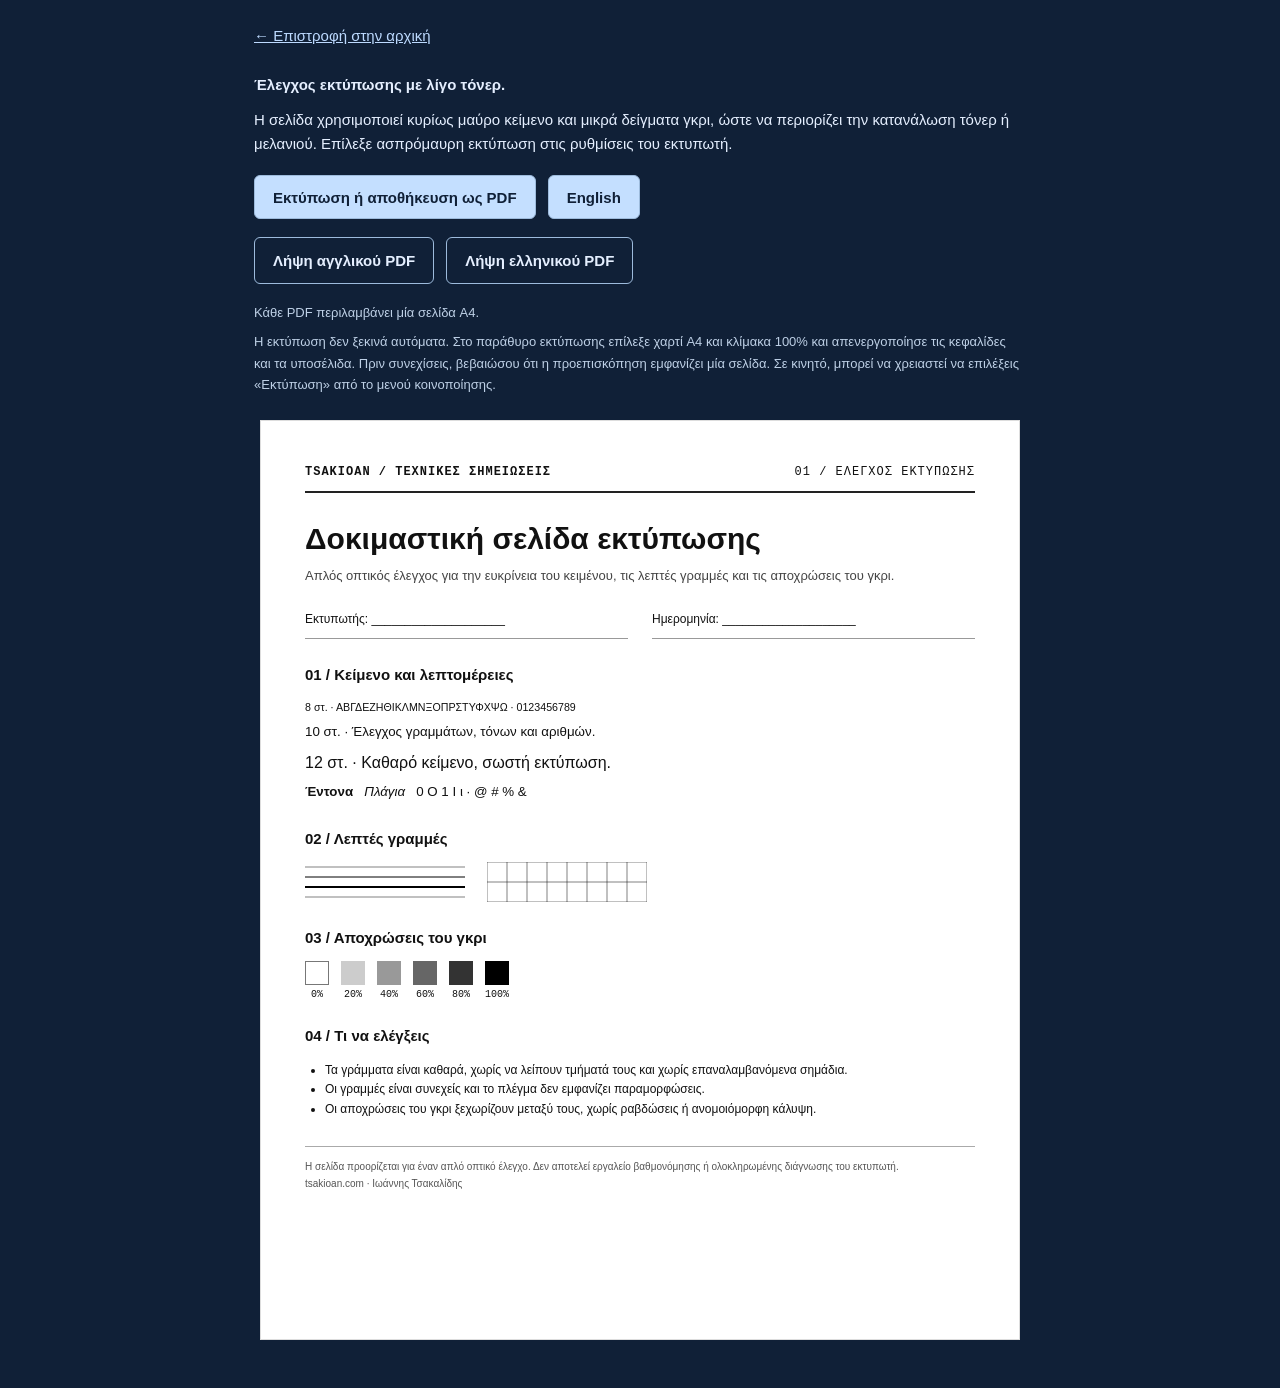
<file: print-test.html>
<!doctype html>
<html lang="en">
  <head>
    <meta charset="utf-8" />
    <meta name="viewport" content="width=device-width,initial-scale=1" />
    <title>Printer test sheet · Tsakioan</title>
    <link rel="canonical" href="https://tsakioan.com/print-test.html" />
    <link rel="alternate" hreflang="en" href="https://tsakioan.com/print-test.html" />
    <link rel="alternate" hreflang="el" href="https://tsakioan.com/el/print-test.html" />
    <link rel="alternate" hreflang="x-default" href="https://tsakioan.com/print-test.html" />
    <script id="language-redirect">
      // Old ?lang=el links, and visitors who chose Greek before, go to the Greek page.
      try {
        const q = new URLSearchParams(location.search).get("lang");
        if (q === "el" || (!q && localStorage.getItem("tsakioan-language") === "el"))
          location.replace("el/print-test.html" + location.hash);
      } catch {}
    </script>
    <meta
      name="description"
      content="A low-coverage printer test sheet in English and Greek: print it in your browser or download the PDF."
    />
    <meta property="og:type" content="website" />
    <meta property="og:site_name" content="Tsakioan" />
    <meta property="og:title" content="Printer test sheet · Tsakioan" />
    <meta
      property="og:description"
      content="A low-coverage printer test sheet in English and Greek: print it in your browser or download the PDF."
    />
    <meta property="og:url" content="https://tsakioan.com/print-test.html" />
    <meta property="og:image" content="https://tsakioan.com/og-image.png" />
    <meta property="og:image:width" content="1200" />
    <meta property="og:image:height" content="630" />
    <meta
      property="og:image:alt"
      content="tsakioan — Hands-on IT. From diagnosis to repair. Ioannis Tsakalidis, Larissa, Greece."
    />
    <meta property="og:locale" content="en_US" />
    <meta property="og:locale:alternate" content="el_GR" />
    <meta name="twitter:card" content="summary_large_image" />
    <link rel="icon" href="favicon.svg?v=20261124a" type="image/svg+xml" />
    <style>
      * {
        box-sizing: border-box;
      }
      body {
        margin: 0;
        background: #102037;
        color: #18212b;
        font:
          15px/1.65 Arial,
          sans-serif;
      }
      .controls {
        max-width: 820px;
        margin: 24px auto;
        padding: 0 24px;
        color: #e5efff;
      }
      .controls a {
        color: #bddaff;
      }
      .actions {
        display: flex;
        flex-wrap: wrap;
        gap: 12px;
        margin: 18px 0;
      }
      button,
      #language {
        font: 600 15px Arial;
        padding: 12px 18px;
        min-height: 44px;
        border: 1px solid #9dbbdc;
        border-radius: 6px;
        cursor: pointer;
        background: #c4dfff;
        color: #102037;
      }
      #language {
        display: inline-flex;
        align-items: center;
        text-decoration: none;
      }
      .controls a.download {
        display: inline-flex;
        align-items: center;
        justify-content: center;
        padding: 12px 18px;
        min-height: 44px;
        border: 1px solid #9dbbdc;
        border-radius: 6px;
        color: #e5efff;
        font:
          600 15px/1.4 Arial,
          sans-serif;
        text-decoration: none;
      }
      .controls a.download:hover {
        background: #203a59;
      }
      .downloads {
        margin-top: 12px;
      }
      button:focus-visible,
      a:focus-visible {
        outline: 3px solid #6aa9ff;
        outline-offset: 4px;
      }
      .sheet {
        max-width: 760px;
        min-height: 920px;
        margin: 24px auto 48px;
        padding: 44px;
        background: white;
        color: #111;
        border: 1px solid #ddd;
      }
      .mast {
        display: flex;
        justify-content: space-between;
        gap: 16px;
        border-bottom: 2px solid #222;
        padding-bottom: 12px;
        font: 12px monospace;
        letter-spacing: 1px;
      }
      h1 {
        font-size: 30px;
        line-height: 1.2;
        margin: 28px 0 8px;
      }
      h2 {
        font-size: 15px;
        margin: 24px 0 10px;
      }
      p {
        margin: 8px 0;
      }
      .intro {
        font-size: 13px;
        color: #444;
      }
      .meta {
        display: flex;
        gap: 24px;
        flex-wrap: wrap;
        margin-top: 24px;
        font-size: 12px;
      }
      .meta span {
        flex: 1;
        min-width: 160px;
        border-bottom: 1px solid #999;
        padding-bottom: 8px;
      }
      .samples p {
        margin: 5px 0;
        line-height: 1.7;
      }
      .small {
        font-size: 8pt;
      }
      .medium {
        font-size: 10pt;
      }
      .large {
        font-size: 12pt;
      }
      .patterns {
        display: flex;
        gap: 22px;
        align-items: center;
      }
      .lines {
        width: 160px;
        height: 40px;
        flex-shrink: 0;
      }
      .swatches {
        display: flex;
        gap: 12px;
      }
      .swatch {
        font: 10px monospace;
        text-align: center;
      }
      .swatch svg {
        display: block;
        width: 24px;
        height: 24px;
        margin-bottom: 4px;
      }
      .checks {
        padding-left: 20px;
        font-size: 12px;
      }
      .footer {
        border-top: 1px solid #aaa;
        margin-top: 26px;
        padding-top: 12px;
        font-size: 10px;
        color: #555;
      }
      .screen-note {
        font-size: 13px;
        color: #bed0e6;
      }
      .sheet section {
        break-inside: avoid;
      }
      @media (max-width: 600px) {
        .sheet {
          margin: 20px 12px;
          padding: 24px;
          min-height: 0;
        }
        h1 {
          font-size: 25px;
        }
        .patterns {
          flex-wrap: wrap;
        }
        .mast {
          font-size: 10px;
        }
        .meta {
          gap: 12px;
        }
        .swatches {
          gap: 9px;
        }
      }
      @page {
        size: A4 portrait;
        margin: 16mm;
      }
      @media print {
        body {
          background: white;
          color: black;
        }
        .controls {
          display: none;
        }
        .sheet {
          width: auto;
          max-width: none;
          min-height: 0;
          margin: 0;
          padding: 0;
          border: 0;
          font-size: 10pt;
        }
        .sheet h1 {
          font-size: 24pt;
        }
        .sheet h2 {
          margin-top: 18px;
        }
        .mast {
          font-size: 9pt;
        }
        .footer {
          font-size: 8pt;
        }
        .intro,
        .checks {
          font-size: 9pt;
        }
        .meta {
          margin-top: 18px;
        }
        a {
          color: black;
          text-decoration: none;
        }
        .sheet h1 {
          min-height: 29pt;
          white-space: nowrap;
          font-size: 23pt;
        }
        .sheet .intro {
          min-height: 27pt;
        }
        .sheet .checks li {
          min-height: 27pt;
        }
        .sheet .footer {
          min-height: 35pt;
        }
      }
    </style>
  </head>
  <body>
    <div class="controls">
      <a id="back" href="./#main" data-en="← Back to portfolio" data-el="← Επιστροφή στην αρχική"
        >← Back to portfolio</a
      >
      <h2
        data-en="A small check, a light footprint."
        data-el="Έλεγχος εκτύπωσης με λίγο τόνερ."
      >
        A small check, a light footprint.
      </h2>
      <p
        data-en="One mostly white page, black text and small grayscale samples. Choose black-and-white / grayscale in your printer settings to avoid using color toner."
        data-el="Η σελίδα χρησιμοποιεί κυρίως μαύρο κείμενο και μικρά δείγματα γκρι, ώστε να περιορίζει την κατανάλωση τόνερ ή μελανιού. Επίλεξε ασπρόμαυρη εκτύπωση στις ρυθμίσεις του εκτυπωτή."
      >
        One mostly white page, black text and small grayscale samples. Choose black-and-white /
        grayscale in your printer settings to avoid using color toner.
      </p>
      <div class="actions">
        <button id="print" data-en="Print / save as PDF" data-el="Εκτύπωση ή αποθήκευση ως PDF">
          Print / save as PDF</button
        ><a
          id="language"
          href="el/print-test.html"
          hreflang="el"
          lang="el"
          aria-label="Αλλαγή σε Ελληνικά"
          >Ελληνικά</a
        >
      </div>
      <div class="actions downloads">
        <a
          class="download"
          href="printer-test-english.pdf?v=3"
          download="tsakioan-printer-test-english.pdf"
          data-en="Download English PDF"
          data-el="Λήψη αγγλικού PDF"
          >Download English PDF</a
        ><a
          class="download"
          href="printer-test-greek.pdf?v=3"
          download="tsakioan-printer-test-greek.pdf"
          data-en="Download Greek PDF"
          data-el="Λήψη ελληνικού PDF"
          >Download Greek PDF</a
        >
      </div>
      <p
        class="screen-note"
        data-en="Ready-to-download PDFs · One A4 page each"
        data-el="Κάθε PDF περιλαμβάνει μία σελίδα A4."
      >
        Ready-to-download PDFs · One A4 page each
      </p>
      <p
        class="screen-note"
        data-en="Nothing prints automatically. In the print dialog, select A4, 100% scale and disable headers and footers. Check the preview shows one page. On phones, use Share → Print if needed."
        data-el="Η εκτύπωση δεν ξεκινά αυτόματα. Στο παράθυρο εκτύπωσης επίλεξε χαρτί A4 και κλίμακα 100% και απενεργοποίησε τις κεφαλίδες και τα υποσέλιδα. Πριν συνεχίσεις, βεβαιώσου ότι η προεπισκόπηση εμφανίζει μία σελίδα. Σε κινητό, μπορεί να χρειαστεί να επιλέξεις «Εκτύπωση» από το μενού κοινοποίησης."
      >
        Nothing prints automatically. In the print dialog, select A4, 100% scale and disable headers
        and footers. Check the preview shows one page. On phones, use Share → Print if needed.
      </p>
    </div>
    <main class="sheet">
      <header class="mast">
        <strong data-en="TSAKIOAN / SERVICE NOTES" data-el="TSAKIOAN / ΤΕΧΝΙΚΕΣ ΣΗΜΕΙΩΣΕΙΣ"
          >TSAKIOAN / SERVICE NOTES</strong
        ><span data-en="01 / PRINT CHECK" data-el="01 / ΕΛΕΓΧΟΣ ΕΚΤΥΠΩΣΗΣ">01 / PRINT CHECK</span>
      </header>
      <h1 data-en="Printer test sheet" data-el="Δοκιμαστική σελίδα εκτύπωσης">
        Printer test sheet
      </h1>
      <p
        class="intro"
        data-en="A simple visual check of text clarity, fine lines and grayscale reproduction."
        data-el="Απλός οπτικός έλεγχος για την ευκρίνεια του κειμένου, τις λεπτές γραμμές και τις αποχρώσεις του γκρι."
      >
        A simple visual check of text clarity, fine lines and grayscale reproduction.
      </p>
      <div class="meta">
        <span data-en="Printer: ____________________" data-el="Εκτυπωτής: ____________________"
          >Printer: ____________________</span
        ><span data-en="Date: ____________________" data-el="Ημερομηνία: ____________________"
          >Date: ____________________</span
        >
      </div>
      <section>
        <h2 data-en="01 / Text & detail" data-el="01 / Κείμενο και λεπτομέρειες">
          01 / Text & detail
        </h2>
        <div class="samples">
          <p
            class="small"
            data-en="8 pt · ABCDEFGHIJKLMNOPQRSTUVWXYZ · 0123456789"
            data-el="8 στ. · ΑΒΓΔΕΖΗΘΙΚΛΜΝΞΟΠΡΣΤΥΦΧΨΩ · 0123456789"
          >
            8 pt · ABCDEFGHIJKLMNOPQRSTUVWXYZ · 0123456789
          </p>
          <p
            class="medium"
            data-en="10 pt · The quick brown fox jumps over the lazy dog."
            data-el="10 στ. · Έλεγχος γραμμάτων, τόνων και αριθμών."
          >
            10 pt · The quick brown fox jumps over the lazy dog.
          </p>
          <p
            class="large"
            data-en="12 pt · Clear text, clean printing."
            data-el="12 στ. · Καθαρό κείμενο, σωστή εκτύπωση."
          >
            12 pt · Clear text, clean printing.
          </p>
          <p class="medium">
            <b data-en="Bold" data-el="Έντονα">Bold</b> &nbsp;
            <i data-en="Italic" data-el="Πλάγια">Italic</i> &nbsp;
            <span data-en="0 O 1 I l · @ # % &amp;" data-el="0 Ο 1 Ι ι · @ # % &amp;"
              >0 O 1 I l · @ # % &amp;</span
            >
          </p>
        </div>
      </section>
      <section>
        <h2 data-en="02 / Fine lines" data-el="02 / Λεπτές γραμμές">02 / Fine lines</h2>
        <div class="patterns">
          <svg class="lines" viewBox="0 0 160 40" aria-label="Fine line sample">
            <g stroke="black" fill="none">
              <path d="M0 5H160" stroke-width=".5" />
              <path d="M0 15H160" />
              <path d="M0 25H160" stroke-width="2" />
              <path d="M0 35H160" stroke-width=".5" />
            </g></svg
          ><svg class="lines" viewBox="0 0 160 40" aria-label="Grid sample">
            <path
              d="M0 0H160V40H0ZM20 0V40M40 0V40M60 0V40M80 0V40M100 0V40M120 0V40M140 0V40M0 20H160"
              fill="none"
              stroke="black"
              stroke-width=".5"
            />
          </svg>
        </div>
      </section>
      <section>
        <h2 data-en="03 / Grayscale — small samples" data-el="03 / Αποχρώσεις του γκρι">
          03 / Grayscale — small samples
        </h2>
        <div class="swatches">
          <div class="swatch">
            <svg viewBox="0 0 24 24">
              <rect x=".5" y=".5" width="23" height="23" fill="#fff" stroke="#777" /></svg
            >0%
          </div>
          <div class="swatch">
            <svg viewBox="0 0 24 24"><rect width="24" height="24" fill="#ccc" /></svg>20%
          </div>
          <div class="swatch">
            <svg viewBox="0 0 24 24"><rect width="24" height="24" fill="#999" /></svg>40%
          </div>
          <div class="swatch">
            <svg viewBox="0 0 24 24"><rect width="24" height="24" fill="#666" /></svg>60%
          </div>
          <div class="swatch">
            <svg viewBox="0 0 24 24"><rect width="24" height="24" fill="#333" /></svg>80%
          </div>
          <div class="swatch">
            <svg viewBox="0 0 24 24"><rect width="24" height="24" fill="#000" /></svg>100%
          </div>
        </div>
      </section>
      <section>
        <h2 data-en="04 / What to look for" data-el="04 / Τι να ελέγξεις">04 / What to look for</h2>
        <ul class="checks">
          <li
            data-en="Text is sharp, with no missing strokes or repeated marks."
            data-el="Τα γράμματα είναι καθαρά, χωρίς να λείπουν τμήματά τους και χωρίς επαναλαμβανόμενα σημάδια."
          >
            Text is sharp, with no missing strokes or repeated marks.
          </li>
          <li
            data-en="Lines are continuous and the grid is straight."
            data-el="Οι γραμμές είναι συνεχείς και το πλέγμα δεν εμφανίζει παραμορφώσεις."
          >
            Lines are continuous and the grid is straight.
          </li>
          <li
            data-en="Gray samples are distinct, without streaks or uneven patches."
            data-el="Οι αποχρώσεις του γκρι ξεχωρίζουν μεταξύ τους, χωρίς ραβδώσεις ή ανομοιόμορφη κάλυψη."
          >
            Gray samples are distinct, without streaks or uneven patches.
          </li>
        </ul>
      </section>
      <footer class="footer">
        <span
          data-en="Visual check only, not a calibrated diagnostic or color accuracy test."
          data-el="Η σελίδα προορίζεται για έναν απλό οπτικό έλεγχο. Δεν αποτελεί εργαλείο βαθμονόμησης ή ολοκληρωμένης διάγνωσης του εκτυπωτή."
          >Visual check only, not a calibrated diagnostic or color accuracy test.</span
        ><br /><span
          data-en="tsakioan.com · Ioannis Tsakalidis"
          data-el="tsakioan.com · Ιωάννης Τσακαλίδης"
          >tsakioan.com · Ioannis Tsakalidis</span
        >
      </footer>
    </main>
    <script>
      (() => {
        // Each language has its own page: print-test.html (English) and el/print-test.html
        // (Greek, generated by tools/build-greek.mjs). Remember the language viewed last; the
        // language button is a link to the other page and saves the new choice first.
        const lang = document.documentElement.lang === "el" ? "el" : "en";
        try {
          localStorage.setItem("tsakioan-language", lang);
        } catch {}
        document.getElementById("language").addEventListener("click", () => {
          try {
            localStorage.setItem("tsakioan-language", lang === "en" ? "el" : "en");
          } catch {}
        });
        document.getElementById("print").addEventListener("click", () => window.print());
      })();
    </script>
  </body>
</html>
</file>
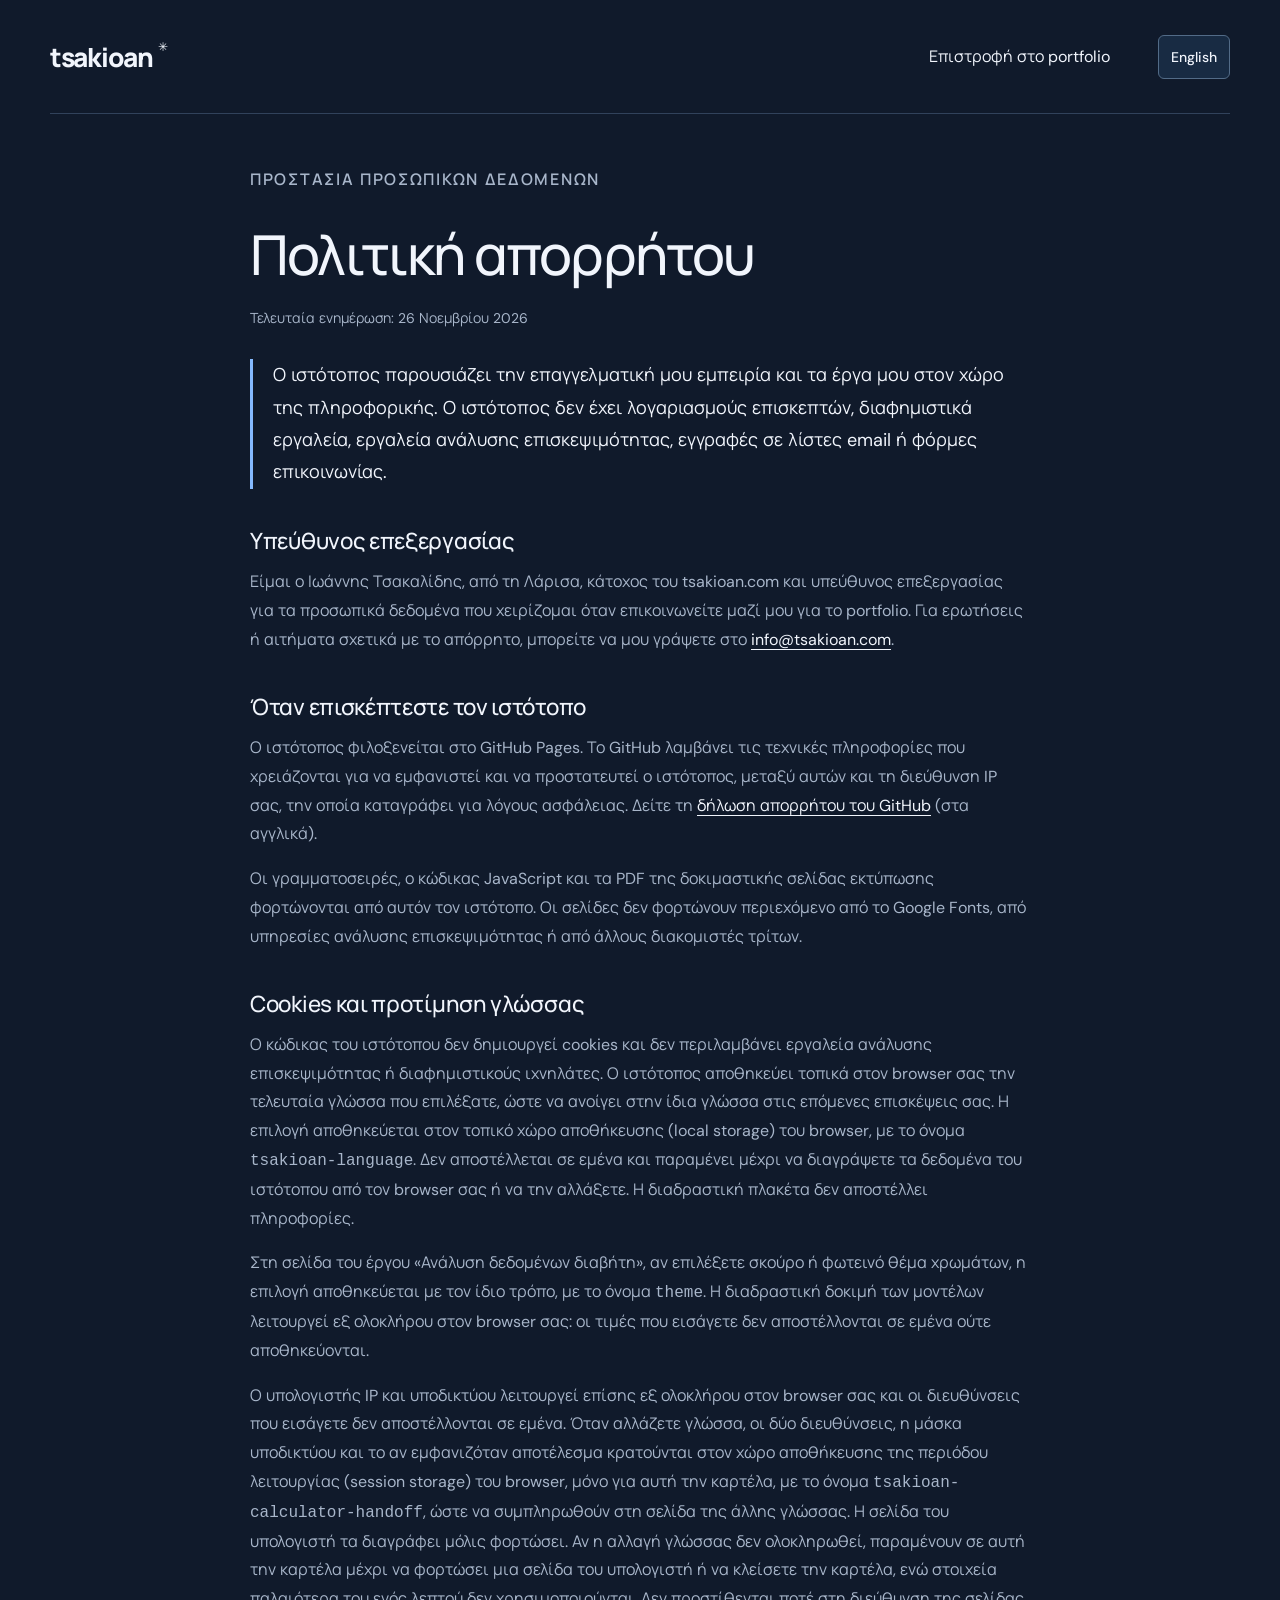
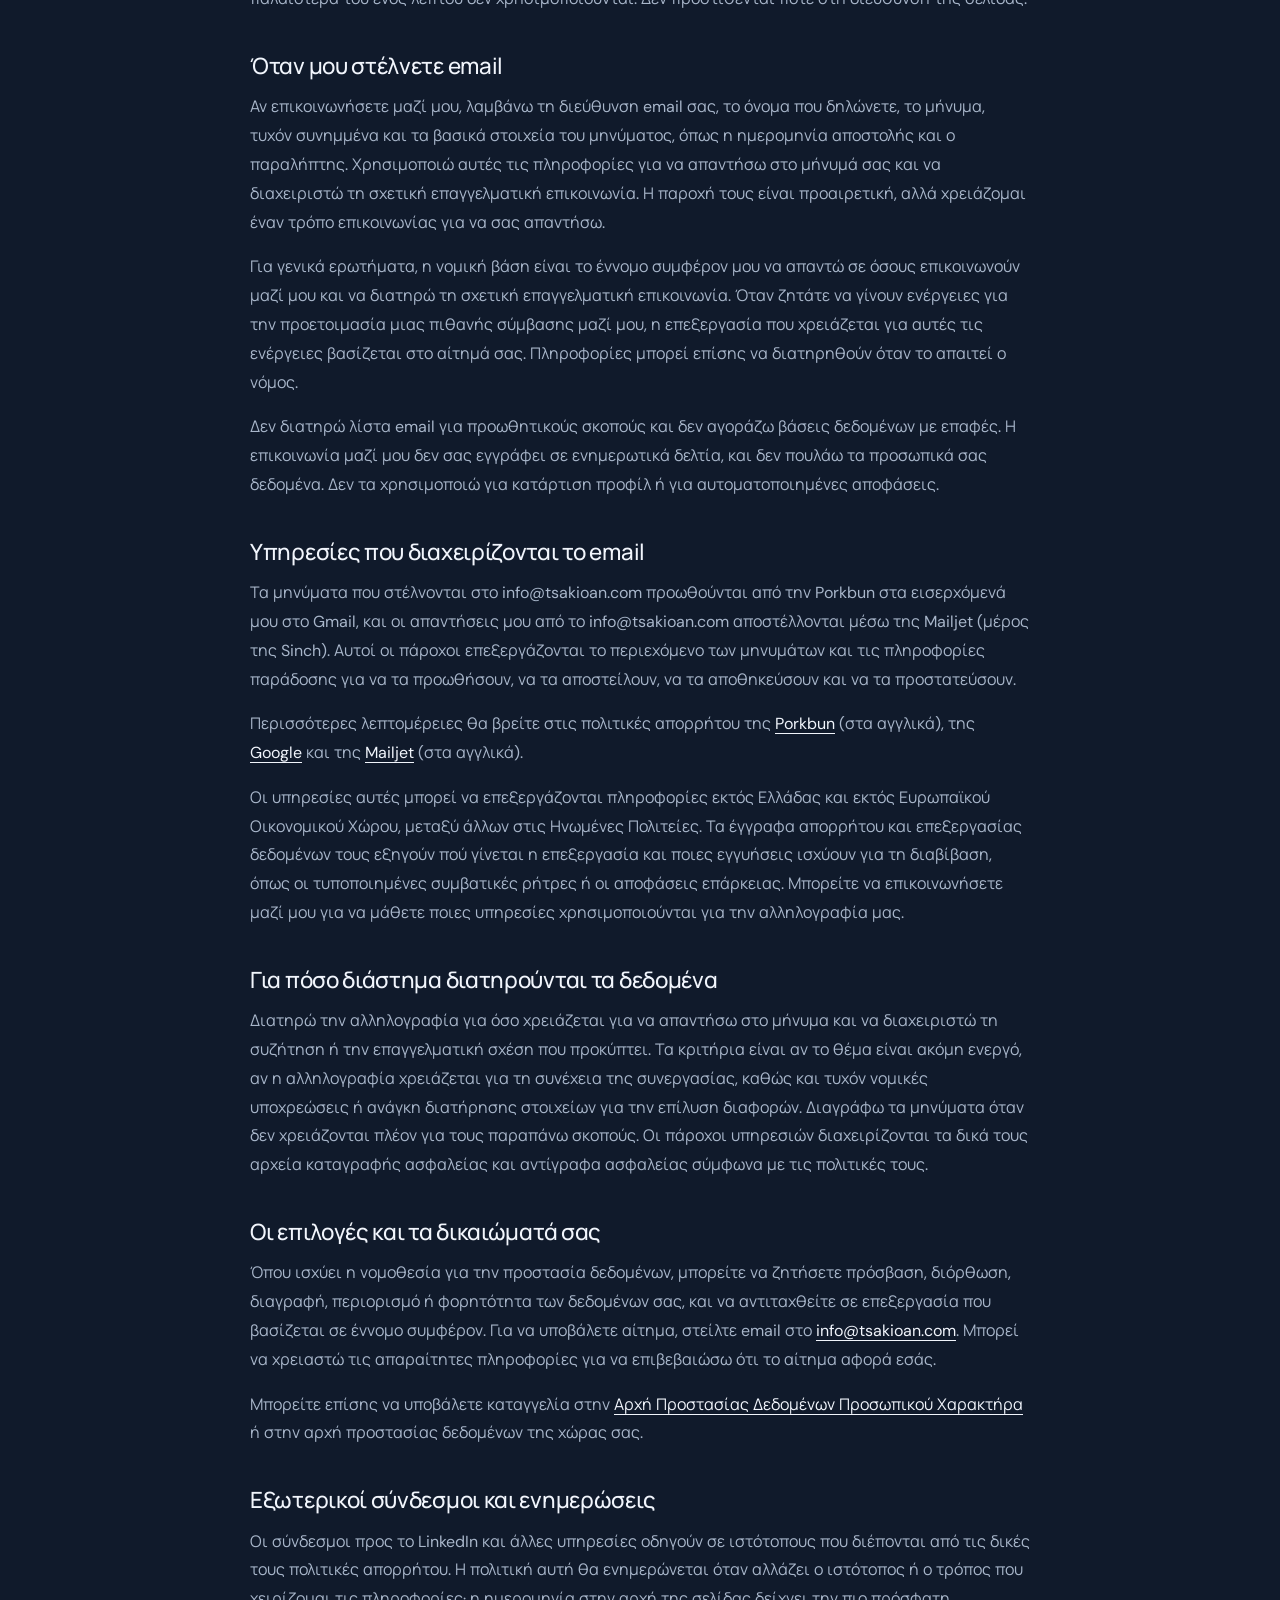
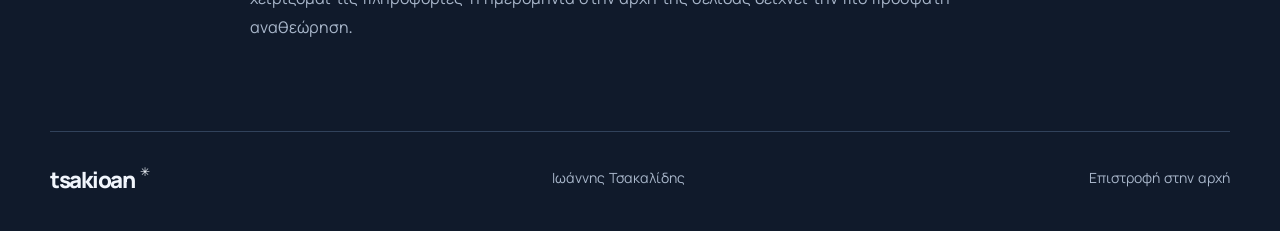
<file: privacy.html>
<!doctype html>
<!-- The Greek translation is el/privacy.html, maintained by hand. Update both pages together. -->
<html lang="en">
<head>
  <meta charset="utf-8">
  <meta name="viewport" content="width=device-width, initial-scale=1">
  <meta name="description" content="How Ioannis Tsakalidis handles information when you visit tsakioan.com or get in touch by email.">
  <meta name="theme-color" content="#101a2b">
  <title>Privacy policy · Tsakioan</title>
  <meta property="og:type" content="website">
  <meta property="og:site_name" content="Tsakioan">
  <meta property="og:title" content="Privacy policy · Tsakioan">
  <meta property="og:description" content="How Ioannis Tsakalidis handles information when you visit tsakioan.com or get in touch by email.">
  <meta property="og:url" content="https://tsakioan.com/privacy.html">
  <meta property="og:image" content="https://tsakioan.com/og-image.png">
  <meta property="og:image:width" content="1200">
  <meta property="og:image:height" content="630">
  <meta property="og:image:alt" content="tsakioan — Hands-on IT. From diagnosis to repair. Ioannis Tsakalidis, Larissa, Greece.">
  <meta property="og:locale" content="en_US">
  <meta property="og:locale:alternate" content="el_GR">
  <meta name="twitter:card" content="summary_large_image">
  <link rel="canonical" href="https://tsakioan.com/privacy.html">
  <link rel="alternate" hreflang="en" href="https://tsakioan.com/privacy.html">
  <link rel="alternate" hreflang="el" href="https://tsakioan.com/el/privacy.html">
  <link rel="alternate" hreflang="x-default" href="https://tsakioan.com/privacy.html">
  <script id="language-redirect">
    // Visitors who last viewed Greek pages get the Greek version.
    try {
      if (localStorage.getItem("tsakioan-language") === "el")
        location.replace("el/privacy.html" + location.hash);
    } catch {}
  </script>
  <link rel="icon" href="favicon.svg?v=20261124a" type="image/svg+xml">
  <link rel="preload" href="fonts/dmsans-latin.woff2" as="font" type="font/woff2" crossorigin>
  <link rel="preload" href="fonts/manrope-latin.woff2" as="font" type="font/woff2" crossorigin>
  <link rel="stylesheet" href="style.css?v=20261124a">
  <style>
    .privacy-header{gap:24px;flex-wrap:wrap}.privacy-header .back{margin-left:auto;font-size:1rem}
    @media(max-width:720px){.privacy-header{gap:12px 16px;padding:16px 0}.privacy-header .back{order:3;width:100%;margin-left:0}}
    .privacy{max-width:780px;padding-top:52px;padding-bottom:72px;overflow-wrap:anywhere}
    .privacy h1{font-size:clamp(2.5rem,7vw,4rem);line-height:1.15;letter-spacing:-1.5px;margin:12px 0 20px}
    .privacy h2{font-size:1.4rem;letter-spacing:-.3px;margin:36px 0 12px;line-height:1.4}
    .privacy p,.privacy li{font-size:1rem;line-height:1.8;color:var(--muted)}
    .privacy a{text-decoration:underline;text-underline-offset:4px;color:var(--ink)}
    .privacy .intro{font-size:1.125rem;color:var(--ink);border-left:3px solid #85baff;padding-left:20px;margin:28px 0}
    .privacy ul{padding-left:24px}.privacy li+li{margin-top:10px}.privacy .date{font-size:.875rem}
  </style>
</head>
<body>
  <a class="skip" href="#main">Skip to content</a>
  <header class="site-header wrap privacy-header"><a class="wordmark" href="/" aria-label="Tsakioan home">tsakioan<span aria-hidden="true">✳</span></a><a class="back" href="/">Back to portfolio</a><a class="language-toggle" href="el/privacy.html" hreflang="el" lang="el" aria-label="Αλλαγή σε Ελληνικά">Ελληνικά</a></header>
  <main class="privacy wrap" id="main">
    <p class="eyebrow">YOUR INFORMATION</p>
    <h1>Privacy policy</h1>
    <p class="date">Last updated: 26 November 2026</p>
    <p class="intro">This is a personal IT portfolio. There are no visitor accounts, advertising tools, analytics dashboards, mailing-list sign-ups or contact forms on this website.</p>
    <h2>Who is responsible</h2>
    <p>I am Ioannis Tsakalidis, based in Larissa, Greece, the owner of tsakioan.com and the controller of personal information I handle through portfolio enquiries. For privacy questions or requests, contact <a href="mailto:info@tsakioan.com">info@tsakioan.com</a>.</p>
    <h2>When you visit the website</h2>
    <p>The site is hosted on GitHub Pages. GitHub receives technical information needed to deliver and protect the site, including your IP address, which GitHub logs for security purposes. See <a href="https://docs.github.com/en/site-policy/privacy-policies/github-general-privacy-statement">GitHub’s privacy statement</a>.</p>
    <p>Fonts, scripts and the downloadable test sheets are served from this website. Pages do not load content from Google Fonts, analytics providers or other third-party servers.</p>
    <h2>Cookies and language preference</h2>
    <p>The website’s own code does not set cookies or include analytics or advertising trackers. The website remembers whether you last viewed the English or Greek version, in your browser’s local storage under <code>tsakioan-language</code>, and uses it to open the matching version on later visits. This preference is not sent to me and remains until you clear the site’s browser data or change it. The interactive circuit board does not submit information.</p>
    <p>On the Diabetes Data Analysis project page, choosing a dark or light colour theme saves that choice in the same way, under <code>theme</code>. The page’s interactive model test runs entirely in your browser: the values you enter are not sent to me or stored.</p>
    <p>The IP &amp; subnet calculator also runs entirely in your browser, and the addresses you enter are not sent to me. When you switch between English and Greek, the two addresses, the subnet mask and whether a result was shown are kept in your browser’s session storage for this tab under <code>tsakioan-calculator-handoff</code>, so the other language’s page can fill them in. The calculator page deletes them when it loads. If a switch does not complete, the entry stays in this tab until a calculator page loads or you close the tab, and an entry older than one minute is not used. They are never added to the page address.</p>
    <h2>When you email me</h2>
    <p>If you contact me, I receive your email address, any name you provide, the message, attachments and normal email metadata. I use this information to answer your enquiry and manage related professional correspondence. Providing it is voluntary, but I need a way to contact you to reply.</p>
    <p>For general enquiries, the legal basis is my legitimate interest in responding to people who contact me and maintaining relevant professional communications. Where you request steps towards a contract with me, processing necessary for those steps is based on that request. Information may also be retained where required by law.</p>
    <p>I do not operate a marketing mailing list or buy contact databases. Contacting me does not subscribe you to newsletters, and I do not sell your personal information. I do not use it for profiling or automated decisions.</p>
    <h2>Services that handle email</h2>
    <p>Mail sent to info@tsakioan.com is forwarded by Porkbun to my Gmail inbox, and my replies from info@tsakioan.com are sent through Mailjet (part of Sinch). These providers process email content and delivery information to forward, send, store and secure messages.</p>
    <p>Details are available in the privacy notices for <a href="https://porkbun.com/legal/privacy">Porkbun</a>, <a href="https://policies.google.com/privacy">Google</a> and <a href="https://www.mailjet.com/legal/privacy-policy/">Mailjet</a>.</p>
    <p>These services may process information outside Greece and the European Economic Area, including in the United States. Their linked privacy and data-processing documents explain their processing locations and applicable transfer safeguards, such as standard contractual clauses or adequacy arrangements. You can contact me for information about the services used for your correspondence.</p>
    <h2>How long information is kept</h2>
    <p>I keep correspondence for as long as needed to answer the enquiry and manage the resulting conversation or professional relationship. The relevant criteria are whether the matter is still active, whether records are needed for follow-up, and any applicable legal or dispute-related retention needs. I delete messages once they are no longer needed for those purposes. Service providers manage their own security logs and backup retention under their policies.</p>
    <h2>Your choices and rights</h2>
    <p>Where applicable under data-protection law, you can request access, correction, deletion, restriction or portability of your information, and object to processing based on legitimate interests. Email <a href="mailto:info@tsakioan.com">info@tsakioan.com</a> to make a request. I may need proportionate information to verify that the request relates to you.</p>
    <p>You can also complain to the <a href="https://www.dpa.gr/en">Hellenic Data Protection Authority</a> or your local data-protection authority.</p>
    <h2>External links and updates</h2>
    <p>Links to LinkedIn and other services take you to websites governed by their own privacy notices. This policy will be updated when the site or its handling of information changes; the date above identifies the latest revision.</p>
  </main>
  <footer class="wrap"><a class="wordmark" href="/">tsakioan<span aria-hidden="true">✳</span></a><span>Ioannis Tsakalidis</span><a href="#main">Back to top</a></footer>
  <script src="language.js?v=20261124a" defer></script>
</body>
</html>
</file>
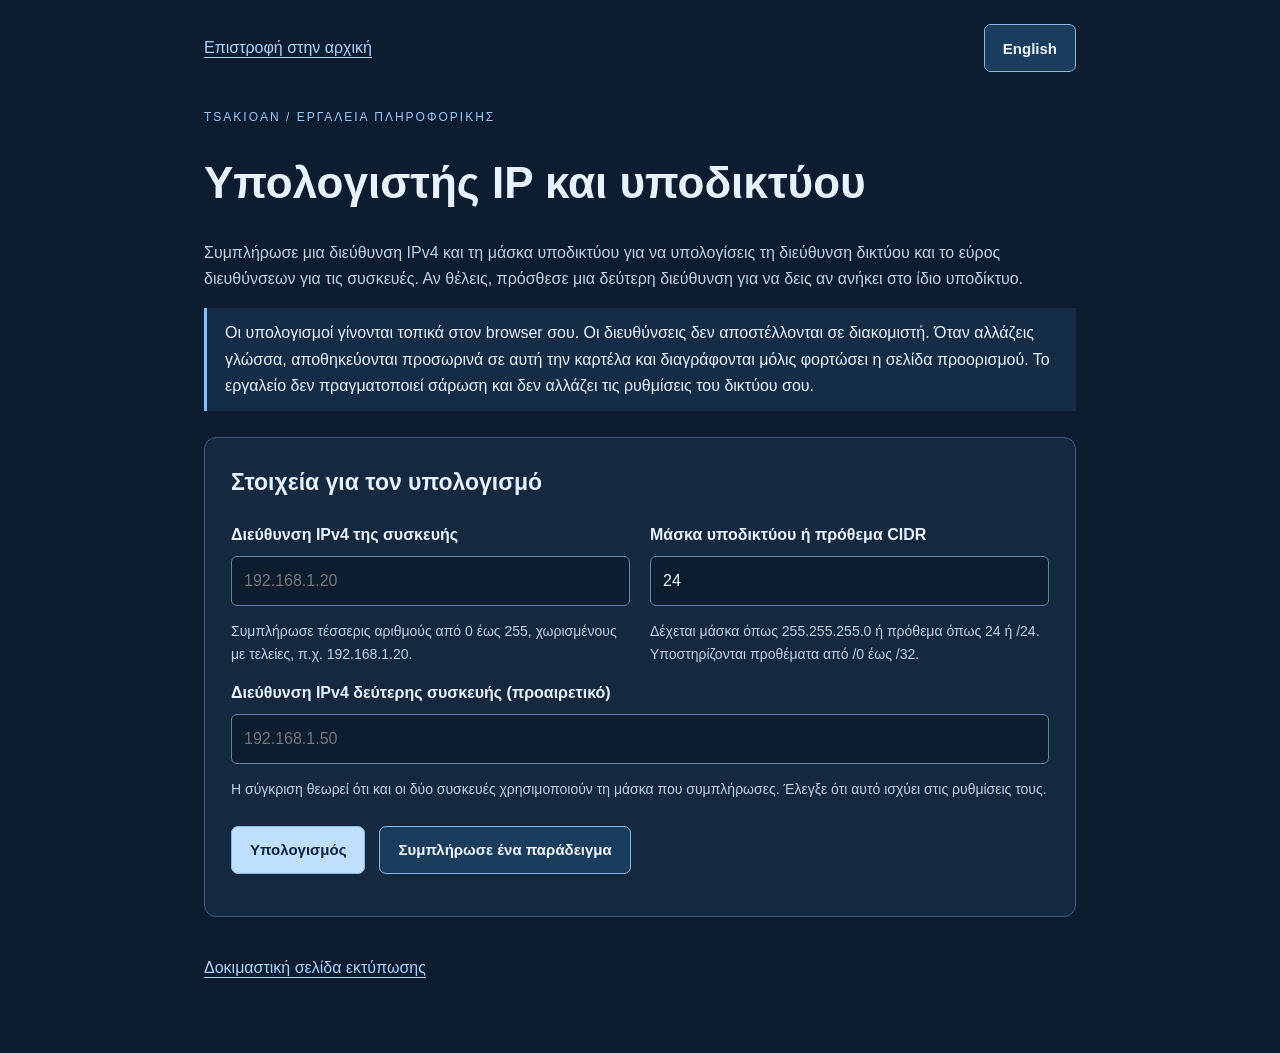
<file: el/network.html>
<!doctype html>
<!-- Generated from network.html by tools/build-greek.mjs. Do not edit by hand. -->
<html lang="el">
  <head>
    <meta charset="utf-8" />
    <meta name="viewport" content="width=device-width,initial-scale=1" />
    <title>Υπολογιστής IP και υποδικτύου · Tsakioan</title>
    <link rel="canonical" href="https://tsakioan.com/el/network.html" />
    <link rel="alternate" hreflang="en" href="https://tsakioan.com/network.html" />
    <link rel="alternate" hreflang="el" href="https://tsakioan.com/el/network.html" />
    <link rel="alternate" hreflang="x-default" href="https://tsakioan.com/network.html" />
    <meta property="og:type" content="website" />
    <meta property="og:site_name" content="Tsakioan" />
    <meta property="og:title" content="Υπολογιστής IP και υποδικτύου · Tsakioan" />
    <meta
      property="og:description"
      content="Υπολόγισε τα στοιχεία ενός υποδικτύου IPv4 και έλεγξε αν ένας υπολογιστής και ένας εκτυπωτής βρίσκονται στο ίδιο υποδίκτυο. Λειτουργεί εξ ολοκλήρου στον browser σου."
    />
    <meta property="og:url" content="https://tsakioan.com/el/network.html" />
    <meta property="og:image" content="https://tsakioan.com/og-image-el.png" />
    <meta property="og:image:width" content="1200" />
    <meta property="og:image:height" content="630" />
    <meta
      property="og:image:alt"
      content="tsakioan — Τεχνική υποστήριξη, δίκτυα και επισκευές. Ιωάννης Τσακαλίδης, Λάρισα."
    />
    <meta property="og:locale" content="el_GR" />
    <meta property="og:locale:alternate" content="en_US" />
    <meta name="twitter:card" content="summary_large_image" />
    <meta
      name="description"
      content="Υπολόγισε τα στοιχεία ενός υποδικτύου IPv4 και σύγκρινε τις διευθύνσεις ενός υπολογιστή και ενός εκτυπωτή, στα ελληνικά ή στα αγγλικά."
    />
    <link rel="icon" href="../favicon.svg?v=20261124a" type="image/svg+xml" />
    <style>
      * {
        box-sizing: border-box;
      }
      body {
        margin: 0;
        background: #0d1c30;
        color: #e8f1ff;
        font:
          16px/1.65 Arial,
          sans-serif;
      }
      main {
        max-width: 920px;
        margin: auto;
        padding: 24px 24px 64px;
      }
      header,
      .actions {
        display: flex;
        gap: 14px;
        align-items: center;
        flex-wrap: wrap;
      }
      header {
        justify-content: space-between;
        margin-bottom: 36px;
      }
      a {
        color: #acd2ff;
        text-underline-offset: 4px;
      }
      h1 {
        font-size: clamp(30px, 5vw, 44px);
        line-height: 1.2;
      }
      h2 {
        font-size: 23px;
        margin-top: 0;
      }
      .eyebrow {
        font-size: 12px;
        letter-spacing: 2px;
        color: #94c9ff;
      }
      .intro,
      .hint {
        color: #bed0e7;
      }
      .hint {
        font-size: 14px;
      }
      .panel {
        border: 1px solid #3b5d80;
        border-radius: 12px;
        padding: 26px;
        margin-top: 26px;
        background: #142940;
      }
      .grid {
        display: grid;
        grid-template-columns: 1fr 1fr;
        gap: 20px;
      }
      label {
        display: block;
        font-weight: bold;
        margin-bottom: 8px;
      }
      input,
      textarea {
        width: 100%;
        min-width: 0;
        border: 1px solid #6383a4;
        border-radius: 6px;
        background: #0c1d30;
        color: #eff6ff;
        padding: 12px;
        font: 16px/1.5 Arial;
        min-height: 48px;
      }
      button {
        min-height: 48px;
        border: 1px solid #89b8e8;
        border-radius: 7px;
        padding: 12px 18px;
        background: #1b3d5d;
        color: #eff6ff;
        font: 600 15px/1.4 Arial;
        cursor: pointer;
      }
      #language {
        display: inline-flex;
        align-items: center;
        min-height: 48px;
        border: 1px solid #89b8e8;
        border-radius: 7px;
        padding: 12px 18px;
        background: #1b3d5d;
        color: #eff6ff;
        font: 600 15px/1.4 Arial;
        text-decoration: none;
      }
      button:hover,
      #language:hover {
        background: #2a5277;
      }
      .primary {
        background: #bfdfff;
        color: #10233a;
      }
      input:focus-visible,
      button:focus-visible,
      a:focus-visible,
      textarea:focus-visible {
        outline: 3px solid #90c8ff;
        outline-offset: 3px;
      }
      .actions {
        margin-top: 24px;
      }
      .notice {
        border-left: 3px solid #8bbfff;
        padding: 12px 18px;
        background: #142c46;
      }
      .error {
        color: #ffd0c7;
      }
      .status {
        min-height: 26px;
      }
      dl {
        display: grid;
        grid-template-columns: 1fr 1fr;
        gap: 0;
        margin: 0;
      }
      dt,
      dd {
        padding: 12px 0;
        border-bottom: 1px solid #3b5d80;
      }
      dd {
        margin: 0;
        font-family: monospace;
        font-size: 17px;
        overflow-wrap: anywhere;
      }
      footer {
        margin-top: 30px;
      }
      footer a {
        display: inline-block;
        margin: 8px 20px 8px 0;
      }
      [hidden] {
        display: none !important;
      }
      @media (max-width: 600px) {
        main {
          padding: 20px 18px 44px;
        }
        .panel {
          padding: 22px 16px;
        }
        .grid {
          grid-template-columns: 1fr;
        }
        .actions button {
          width: 100%;
        }
        dl {
          grid-template-columns: 1fr;
        }
        dt {
          border: 0;
          padding: 14px 0 0;
          color: #bed0e7;
        }
        dd {
          padding: 0 0 12px;
        }
        h1 {
          font-size: 32px;
        }
      }
    </style>
  </head>
  <body>
    <main>
      <header>
        <a href="./" data-t="back">Επιστροφή στην αρχική</a
        ><a id="language" href="../network.html" hreflang="en" lang="en" aria-label="Switch to English">English</a>
      </header>
      <div class="eyebrow" data-t="toolkit">TSAKIOAN / ΕΡΓΑΛΕΙΑ ΠΛΗΡΟΦΟΡΙΚΗΣ</div>
      <h1 data-t="title">Υπολογιστής IP και υποδικτύου</h1>
      <p class="intro" data-t="intro">
        Συμπλήρωσε μια διεύθυνση IPv4 και τη μάσκα υποδικτύου για να υπολογίσεις τη διεύθυνση δικτύου και το εύρος διευθύνσεων για τις συσκευές. Αν θέλεις, πρόσθεσε μια δεύτερη διεύθυνση για να δεις αν ανήκει στο ίδιο υποδίκτυο.
      </p>
      <p class="notice" data-t="privacy">
        Οι υπολογισμοί γίνονται τοπικά στον browser σου. Οι διευθύνσεις δεν αποστέλλονται σε διακομιστή. Όταν αλλάζεις γλώσσα, αποθηκεύονται προσωρινά σε αυτή την καρτέλα και διαγράφονται μόλις φορτώσει η σελίδα προορισμού. Το εργαλείο δεν πραγματοποιεί σάρωση και δεν αλλάζει τις ρυθμίσεις του δικτύου σου.
      </p>
      <form id="calculator" novalidate>
        <section class="panel">
          <h2 data-t="settings">Στοιχεία για τον υπολογισμό</h2>
          <div class="grid">
            <div>
              <label for="address" data-t="address">Διεύθυνση IPv4 της συσκευής</label
              ><input
                id="address"
                inputmode="decimal"
                autocomplete="off"
                spellcheck="false"
                placeholder="192.168.1.20"
                maxlength="32"
                aria-describedby="ip-hint"
              />
              <p id="ip-hint" class="hint" data-t="ipHint">
                Συμπλήρωσε τέσσερις αριθμούς από 0 έως 255, χωρισμένους με τελείες, π.χ. 192.168.1.20.
              </p>
            </div>
            <div>
              <label for="mask" data-t="mask">Μάσκα υποδικτύου ή πρόθεμα CIDR</label
              ><input
                id="mask"
                autocomplete="off"
                spellcheck="false"
                value="24"
                maxlength="32"
                aria-describedby="mask-hint"
              />
              <p id="mask-hint" class="hint" data-t="maskHint">
                Δέχεται μάσκα όπως 255.255.255.0 ή πρόθεμα όπως 24 ή /24. Υποστηρίζονται προθέματα από /0 έως /32.
              </p>
            </div>
          </div>
          <label for="other" data-t="other">Διεύθυνση IPv4 δεύτερης συσκευής (προαιρετικό)</label
          ><input
            id="other"
            inputmode="decimal"
            autocomplete="off"
            spellcheck="false"
            placeholder="192.168.1.50"
            maxlength="32"
            aria-describedby="other-hint"
          />
          <p id="other-hint" class="hint" data-t="otherHint">
            Η σύγκριση θεωρεί ότι και οι δύο συσκευές χρησιμοποιούν τη μάσκα που συμπλήρωσες. Έλεγξε ότι αυτό ισχύει στις ρυθμίσεις τους.
          </p>
          <div class="actions">
            <button class="primary" type="submit" data-t="calculate">Υπολογισμός</button
            ><button id="example" type="button" data-t="example">Συμπλήρωσε ένα παράδειγμα</button>
          </div>
          <p id="error" class="error" role="alert"></p>
        </section>
      </form>
      <section id="results" class="panel" hidden aria-labelledby="result-title">
        <h2 id="result-title" data-t="results">Στοιχεία υποδικτύου</h2>
        <dl id="details"></dl>
        <p id="special" class="notice" hidden></p>
        <p id="comparison" class="notice" hidden></p>
        <p class="hint" data-t="limit">
          Το εργαλείο κάνει υπολογισμούς διευθύνσεων, όχι έλεγχο συνδεσιμότητας. Ακόμη και στο ίδιο υποδίκτυο, η επικοινωνία μπορεί να εμποδίζεται από προβλήματα καλωδίωσης, ρυθμίσεις VLAN, απομόνωση συσκευών Wi-Fi ή κανόνες firewall. Τα αποτελέσματα δεν δείχνουν ποιες διευθύνσεις είναι ελεύθερες ή κατάλληλες για το δίκτυό σου.
        </p>
        <div class="actions">
          <button id="copy" type="button" data-t="copy">Αντιγραφή αποτελεσμάτων</button>
        </div>
        <textarea id="summary" readonly hidden aria-label="Summary / Σύνοψη" rows="9"></textarea>
        <p id="status" class="status" role="status"></p>
      </section>
      <footer><a id="test-link" href="print-test.html" data-t="test">Δοκιμαστική σελίδα εκτύπωσης</a></footer>
      <noscript
        >Enable JavaScript to calculate. / Ενεργοποίησε τη JavaScript για υπολογισμό.</noscript
      >
    </main>
    <script src="../network-core.js?v=20261124a"></script>
    <script src="../network-strings.js?v=20261126a"></script>
    <script src="../network.js?v=20261126a"></script>
  </body>
</html>
</file>
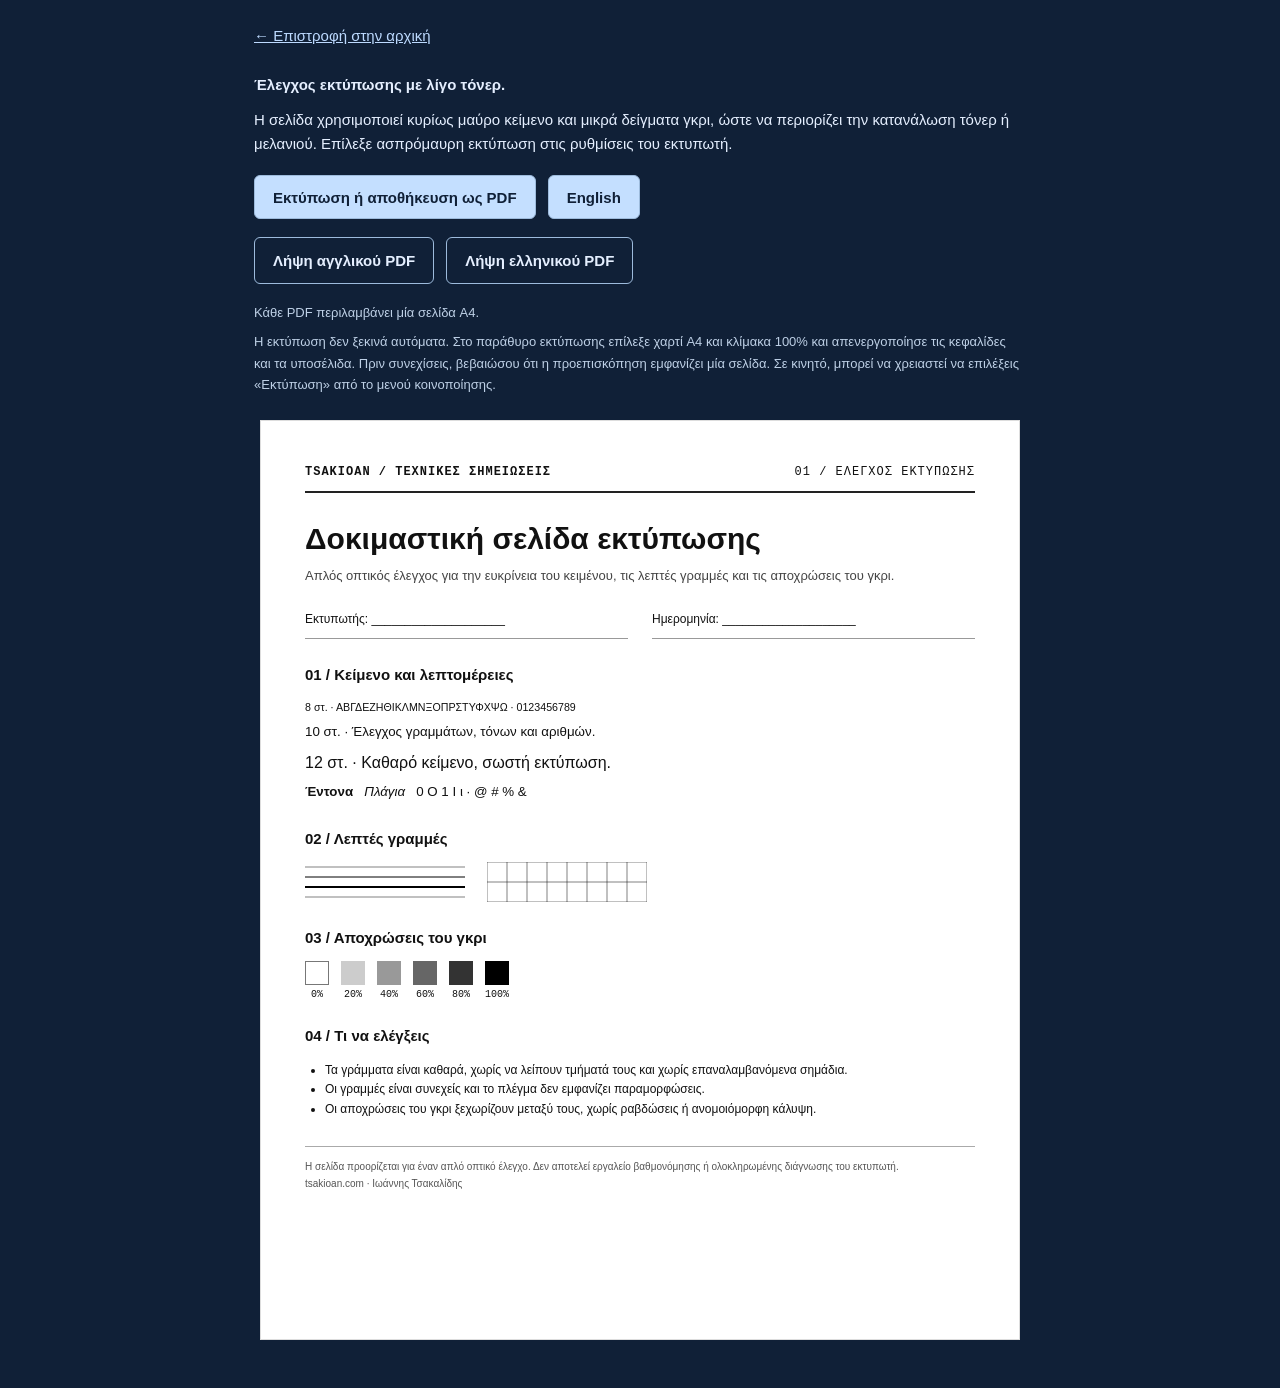
<file: el/print-test.html>
<!doctype html>
<!-- Generated from print-test.html by tools/build-greek.mjs. Do not edit by hand. -->
<html lang="el">
  <head>
    <meta charset="utf-8" />
    <meta name="viewport" content="width=device-width,initial-scale=1" />
    <title>Δοκιμαστική σελίδα εκτύπωσης · Tsakioan</title>
    <link rel="canonical" href="https://tsakioan.com/el/print-test.html" />
    <link rel="alternate" hreflang="en" href="https://tsakioan.com/print-test.html" />
    <link rel="alternate" hreflang="el" href="https://tsakioan.com/el/print-test.html" />
    <link rel="alternate" hreflang="x-default" href="https://tsakioan.com/print-test.html" />
    <meta
      name="description"
      content="Δοκιμαστική σελίδα εκτύπωσης χαμηλής κάλυψης, στα ελληνικά και στα αγγλικά: εκτύπωσέ τη από τον περιηγητή σου ή κατέβασε το PDF."
    />
    <meta property="og:type" content="website" />
    <meta property="og:site_name" content="Tsakioan" />
    <meta property="og:title" content="Δοκιμαστική σελίδα εκτύπωσης · Tsakioan" />
    <meta
      property="og:description"
      content="Δοκιμαστική σελίδα εκτύπωσης χαμηλής κάλυψης, στα ελληνικά και στα αγγλικά: εκτύπωσέ τη από τον περιηγητή σου ή κατέβασε το PDF."
    />
    <meta property="og:url" content="https://tsakioan.com/el/print-test.html" />
    <meta property="og:image" content="https://tsakioan.com/og-image-el.png" />
    <meta property="og:image:width" content="1200" />
    <meta property="og:image:height" content="630" />
    <meta
      property="og:image:alt"
      content="tsakioan — Τεχνική υποστήριξη, δίκτυα και επισκευές. Ιωάννης Τσακαλίδης, Λάρισα."
    />
    <meta property="og:locale" content="el_GR" />
    <meta property="og:locale:alternate" content="en_US" />
    <meta name="twitter:card" content="summary_large_image" />
    <link rel="icon" href="../favicon.svg?v=20261124a" type="image/svg+xml" />
    <style>
      * {
        box-sizing: border-box;
      }
      body {
        margin: 0;
        background: #102037;
        color: #18212b;
        font:
          15px/1.65 Arial,
          sans-serif;
      }
      .controls {
        max-width: 820px;
        margin: 24px auto;
        padding: 0 24px;
        color: #e5efff;
      }
      .controls a {
        color: #bddaff;
      }
      .actions {
        display: flex;
        flex-wrap: wrap;
        gap: 12px;
        margin: 18px 0;
      }
      button,
      #language {
        font: 600 15px Arial;
        padding: 12px 18px;
        min-height: 44px;
        border: 1px solid #9dbbdc;
        border-radius: 6px;
        cursor: pointer;
        background: #c4dfff;
        color: #102037;
      }
      #language {
        display: inline-flex;
        align-items: center;
        text-decoration: none;
      }
      .controls a.download {
        display: inline-flex;
        align-items: center;
        justify-content: center;
        padding: 12px 18px;
        min-height: 44px;
        border: 1px solid #9dbbdc;
        border-radius: 6px;
        color: #e5efff;
        font:
          600 15px/1.4 Arial,
          sans-serif;
        text-decoration: none;
      }
      .controls a.download:hover {
        background: #203a59;
      }
      .downloads {
        margin-top: 12px;
      }
      button:focus-visible,
      a:focus-visible {
        outline: 3px solid #6aa9ff;
        outline-offset: 4px;
      }
      .sheet {
        max-width: 760px;
        min-height: 920px;
        margin: 24px auto 48px;
        padding: 44px;
        background: white;
        color: #111;
        border: 1px solid #ddd;
      }
      .mast {
        display: flex;
        justify-content: space-between;
        gap: 16px;
        border-bottom: 2px solid #222;
        padding-bottom: 12px;
        font: 12px monospace;
        letter-spacing: 1px;
      }
      h1 {
        font-size: 30px;
        line-height: 1.2;
        margin: 28px 0 8px;
      }
      h2 {
        font-size: 15px;
        margin: 24px 0 10px;
      }
      p {
        margin: 8px 0;
      }
      .intro {
        font-size: 13px;
        color: #444;
      }
      .meta {
        display: flex;
        gap: 24px;
        flex-wrap: wrap;
        margin-top: 24px;
        font-size: 12px;
      }
      .meta span {
        flex: 1;
        min-width: 160px;
        border-bottom: 1px solid #999;
        padding-bottom: 8px;
      }
      .samples p {
        margin: 5px 0;
        line-height: 1.7;
      }
      .small {
        font-size: 8pt;
      }
      .medium {
        font-size: 10pt;
      }
      .large {
        font-size: 12pt;
      }
      .patterns {
        display: flex;
        gap: 22px;
        align-items: center;
      }
      .lines {
        width: 160px;
        height: 40px;
        flex-shrink: 0;
      }
      .swatches {
        display: flex;
        gap: 12px;
      }
      .swatch {
        font: 10px monospace;
        text-align: center;
      }
      .swatch svg {
        display: block;
        width: 24px;
        height: 24px;
        margin-bottom: 4px;
      }
      .checks {
        padding-left: 20px;
        font-size: 12px;
      }
      .footer {
        border-top: 1px solid #aaa;
        margin-top: 26px;
        padding-top: 12px;
        font-size: 10px;
        color: #555;
      }
      .screen-note {
        font-size: 13px;
        color: #bed0e6;
      }
      .sheet section {
        break-inside: avoid;
      }
      @media (max-width: 600px) {
        .sheet {
          margin: 20px 12px;
          padding: 24px;
          min-height: 0;
        }
        h1 {
          font-size: 25px;
        }
        .patterns {
          flex-wrap: wrap;
        }
        .mast {
          font-size: 10px;
        }
        .meta {
          gap: 12px;
        }
        .swatches {
          gap: 9px;
        }
      }
      @page {
        size: A4 portrait;
        margin: 16mm;
      }
      @media print {
        body {
          background: white;
          color: black;
        }
        .controls {
          display: none;
        }
        .sheet {
          width: auto;
          max-width: none;
          min-height: 0;
          margin: 0;
          padding: 0;
          border: 0;
          font-size: 10pt;
        }
        .sheet h1 {
          font-size: 24pt;
        }
        .sheet h2 {
          margin-top: 18px;
        }
        .mast {
          font-size: 9pt;
        }
        .footer {
          font-size: 8pt;
        }
        .intro,
        .checks {
          font-size: 9pt;
        }
        .meta {
          margin-top: 18px;
        }
        a {
          color: black;
          text-decoration: none;
        }
        .sheet h1 {
          min-height: 29pt;
          white-space: nowrap;
          font-size: 23pt;
        }
        .sheet .intro {
          min-height: 27pt;
        }
        .sheet .checks li {
          min-height: 27pt;
        }
        .sheet .footer {
          min-height: 35pt;
        }
      }
    </style>
  </head>
  <body>
    <div class="controls">
      <a id="back" href="./#main" data-en="← Back to portfolio" data-el="← Επιστροφή στην αρχική"
        >← Επιστροφή στην αρχική</a
      >
      <h2
        data-en="A small check, a light footprint."
        data-el="Έλεγχος εκτύπωσης με λίγο τόνερ."
      >
        Έλεγχος εκτύπωσης με λίγο τόνερ.
      </h2>
      <p
        data-en="One mostly white page, black text and small grayscale samples. Choose black-and-white / grayscale in your printer settings to avoid using color toner."
        data-el="Η σελίδα χρησιμοποιεί κυρίως μαύρο κείμενο και μικρά δείγματα γκρι, ώστε να περιορίζει την κατανάλωση τόνερ ή μελανιού. Επίλεξε ασπρόμαυρη εκτύπωση στις ρυθμίσεις του εκτυπωτή."
      >
        Η σελίδα χρησιμοποιεί κυρίως μαύρο κείμενο και μικρά δείγματα γκρι, ώστε να περιορίζει την κατανάλωση τόνερ ή μελανιού. Επίλεξε ασπρόμαυρη εκτύπωση στις ρυθμίσεις του εκτυπωτή.
      </p>
      <div class="actions">
        <button id="print" data-en="Print / save as PDF" data-el="Εκτύπωση ή αποθήκευση ως PDF">
          Εκτύπωση ή αποθήκευση ως PDF</button
        ><a id="language" href="../print-test.html" hreflang="en" lang="en" aria-label="Switch to English">English</a>
      </div>
      <div class="actions downloads">
        <a
          class="download"
          href="../printer-test-english.pdf?v=3"
          download="tsakioan-printer-test-english.pdf"
          data-en="Download English PDF"
          data-el="Λήψη αγγλικού PDF"
          >Λήψη αγγλικού PDF</a
        ><a
          class="download"
          href="../printer-test-greek.pdf?v=3"
          download="tsakioan-printer-test-greek.pdf"
          data-en="Download Greek PDF"
          data-el="Λήψη ελληνικού PDF"
          >Λήψη ελληνικού PDF</a
        >
      </div>
      <p
        class="screen-note"
        data-en="Ready-to-download PDFs · One A4 page each"
        data-el="Κάθε PDF περιλαμβάνει μία σελίδα A4."
      >
        Κάθε PDF περιλαμβάνει μία σελίδα A4.
      </p>
      <p
        class="screen-note"
        data-en="Nothing prints automatically. In the print dialog, select A4, 100% scale and disable headers and footers. Check the preview shows one page. On phones, use Share → Print if needed."
        data-el="Η εκτύπωση δεν ξεκινά αυτόματα. Στο παράθυρο εκτύπωσης επίλεξε χαρτί A4 και κλίμακα 100% και απενεργοποίησε τις κεφαλίδες και τα υποσέλιδα. Πριν συνεχίσεις, βεβαιώσου ότι η προεπισκόπηση εμφανίζει μία σελίδα. Σε κινητό, μπορεί να χρειαστεί να επιλέξεις «Εκτύπωση» από το μενού κοινοποίησης."
      >
        Η εκτύπωση δεν ξεκινά αυτόματα. Στο παράθυρο εκτύπωσης επίλεξε χαρτί A4 και κλίμακα 100% και απενεργοποίησε τις κεφαλίδες και τα υποσέλιδα. Πριν συνεχίσεις, βεβαιώσου ότι η προεπισκόπηση εμφανίζει μία σελίδα. Σε κινητό, μπορεί να χρειαστεί να επιλέξεις «Εκτύπωση» από το μενού κοινοποίησης.
      </p>
    </div>
    <main class="sheet">
      <header class="mast">
        <strong data-en="TSAKIOAN / SERVICE NOTES" data-el="TSAKIOAN / ΤΕΧΝΙΚΕΣ ΣΗΜΕΙΩΣΕΙΣ"
          >TSAKIOAN / ΤΕΧΝΙΚΕΣ ΣΗΜΕΙΩΣΕΙΣ</strong
        ><span data-en="01 / PRINT CHECK" data-el="01 / ΕΛΕΓΧΟΣ ΕΚΤΥΠΩΣΗΣ">01 / ΕΛΕΓΧΟΣ ΕΚΤΥΠΩΣΗΣ</span>
      </header>
      <h1 data-en="Printer test sheet" data-el="Δοκιμαστική σελίδα εκτύπωσης">
        Δοκιμαστική σελίδα εκτύπωσης
      </h1>
      <p
        class="intro"
        data-en="A simple visual check of text clarity, fine lines and grayscale reproduction."
        data-el="Απλός οπτικός έλεγχος για την ευκρίνεια του κειμένου, τις λεπτές γραμμές και τις αποχρώσεις του γκρι."
      >
        Απλός οπτικός έλεγχος για την ευκρίνεια του κειμένου, τις λεπτές γραμμές και τις αποχρώσεις του γκρι.
      </p>
      <div class="meta">
        <span data-en="Printer: ____________________" data-el="Εκτυπωτής: ____________________"
          >Εκτυπωτής: ____________________</span
        ><span data-en="Date: ____________________" data-el="Ημερομηνία: ____________________"
          >Ημερομηνία: ____________________</span
        >
      </div>
      <section>
        <h2 data-en="01 / Text & detail" data-el="01 / Κείμενο και λεπτομέρειες">
          01 / Κείμενο και λεπτομέρειες
        </h2>
        <div class="samples">
          <p
            class="small"
            data-en="8 pt · ABCDEFGHIJKLMNOPQRSTUVWXYZ · 0123456789"
            data-el="8 στ. · ΑΒΓΔΕΖΗΘΙΚΛΜΝΞΟΠΡΣΤΥΦΧΨΩ · 0123456789"
          >
            8 στ. · ΑΒΓΔΕΖΗΘΙΚΛΜΝΞΟΠΡΣΤΥΦΧΨΩ · 0123456789
          </p>
          <p
            class="medium"
            data-en="10 pt · The quick brown fox jumps over the lazy dog."
            data-el="10 στ. · Έλεγχος γραμμάτων, τόνων και αριθμών."
          >
            10 στ. · Έλεγχος γραμμάτων, τόνων και αριθμών.
          </p>
          <p
            class="large"
            data-en="12 pt · Clear text, clean printing."
            data-el="12 στ. · Καθαρό κείμενο, σωστή εκτύπωση."
          >
            12 στ. · Καθαρό κείμενο, σωστή εκτύπωση.
          </p>
          <p class="medium">
            <b data-en="Bold" data-el="Έντονα">Έντονα</b> &nbsp;
            <i data-en="Italic" data-el="Πλάγια">Πλάγια</i> &nbsp;
            <span data-en="0 O 1 I l · @ # % &amp;" data-el="0 Ο 1 Ι ι · @ # % &amp;"
              >0 Ο 1 Ι ι · @ # % &amp;</span
            >
          </p>
        </div>
      </section>
      <section>
        <h2 data-en="02 / Fine lines" data-el="02 / Λεπτές γραμμές">02 / Λεπτές γραμμές</h2>
        <div class="patterns">
          <svg class="lines" viewBox="0 0 160 40" aria-label="Δείγμα λεπτών γραμμών">
            <g stroke="black" fill="none">
              <path d="M0 5H160" stroke-width=".5" />
              <path d="M0 15H160" />
              <path d="M0 25H160" stroke-width="2" />
              <path d="M0 35H160" stroke-width=".5" />
            </g></svg
          ><svg class="lines" viewBox="0 0 160 40" aria-label="Δείγμα πλέγματος">
            <path
              d="M0 0H160V40H0ZM20 0V40M40 0V40M60 0V40M80 0V40M100 0V40M120 0V40M140 0V40M0 20H160"
              fill="none"
              stroke="black"
              stroke-width=".5"
            />
          </svg>
        </div>
      </section>
      <section>
        <h2 data-en="03 / Grayscale — small samples" data-el="03 / Αποχρώσεις του γκρι">
          03 / Αποχρώσεις του γκρι
        </h2>
        <div class="swatches">
          <div class="swatch">
            <svg viewBox="0 0 24 24">
              <rect x=".5" y=".5" width="23" height="23" fill="#fff" stroke="#777" /></svg
            >0%
          </div>
          <div class="swatch">
            <svg viewBox="0 0 24 24"><rect width="24" height="24" fill="#ccc" /></svg>20%
          </div>
          <div class="swatch">
            <svg viewBox="0 0 24 24"><rect width="24" height="24" fill="#999" /></svg>40%
          </div>
          <div class="swatch">
            <svg viewBox="0 0 24 24"><rect width="24" height="24" fill="#666" /></svg>60%
          </div>
          <div class="swatch">
            <svg viewBox="0 0 24 24"><rect width="24" height="24" fill="#333" /></svg>80%
          </div>
          <div class="swatch">
            <svg viewBox="0 0 24 24"><rect width="24" height="24" fill="#000" /></svg>100%
          </div>
        </div>
      </section>
      <section>
        <h2 data-en="04 / What to look for" data-el="04 / Τι να ελέγξεις">04 / Τι να ελέγξεις</h2>
        <ul class="checks">
          <li
            data-en="Text is sharp, with no missing strokes or repeated marks."
            data-el="Τα γράμματα είναι καθαρά, χωρίς να λείπουν τμήματά τους και χωρίς επαναλαμβανόμενα σημάδια."
          >
            Τα γράμματα είναι καθαρά, χωρίς να λείπουν τμήματά τους και χωρίς επαναλαμβανόμενα σημάδια.
          </li>
          <li
            data-en="Lines are continuous and the grid is straight."
            data-el="Οι γραμμές είναι συνεχείς και το πλέγμα δεν εμφανίζει παραμορφώσεις."
          >
            Οι γραμμές είναι συνεχείς και το πλέγμα δεν εμφανίζει παραμορφώσεις.
          </li>
          <li
            data-en="Gray samples are distinct, without streaks or uneven patches."
            data-el="Οι αποχρώσεις του γκρι ξεχωρίζουν μεταξύ τους, χωρίς ραβδώσεις ή ανομοιόμορφη κάλυψη."
          >
            Οι αποχρώσεις του γκρι ξεχωρίζουν μεταξύ τους, χωρίς ραβδώσεις ή ανομοιόμορφη κάλυψη.
          </li>
        </ul>
      </section>
      <footer class="footer">
        <span
          data-en="Visual check only, not a calibrated diagnostic or color accuracy test."
          data-el="Η σελίδα προορίζεται για έναν απλό οπτικό έλεγχο. Δεν αποτελεί εργαλείο βαθμονόμησης ή ολοκληρωμένης διάγνωσης του εκτυπωτή."
          >Η σελίδα προορίζεται για έναν απλό οπτικό έλεγχο. Δεν αποτελεί εργαλείο βαθμονόμησης ή ολοκληρωμένης διάγνωσης του εκτυπωτή.</span
        ><br /><span
          data-en="tsakioan.com · Ioannis Tsakalidis"
          data-el="tsakioan.com · Ιωάννης Τσακαλίδης"
          >tsakioan.com · Ιωάννης Τσακαλίδης</span
        >
      </footer>
    </main>
    <script>
      (() => {
        // Each language has its own page: print-test.html (English) and el/print-test.html
        // (Greek, generated by tools/build-greek.mjs). Remember the language viewed last; the
        // language button is a link to the other page and saves the new choice first.
        const lang = document.documentElement.lang === "el" ? "el" : "en";
        try {
          localStorage.setItem("tsakioan-language", lang);
        } catch {}
        document.getElementById("language").addEventListener("click", () => {
          try {
            localStorage.setItem("tsakioan-language", lang === "en" ? "el" : "en");
          } catch {}
        });
        document.getElementById("print").addEventListener("click", () => window.print());
      })();
    </script>
  </body>
</html>
</file>
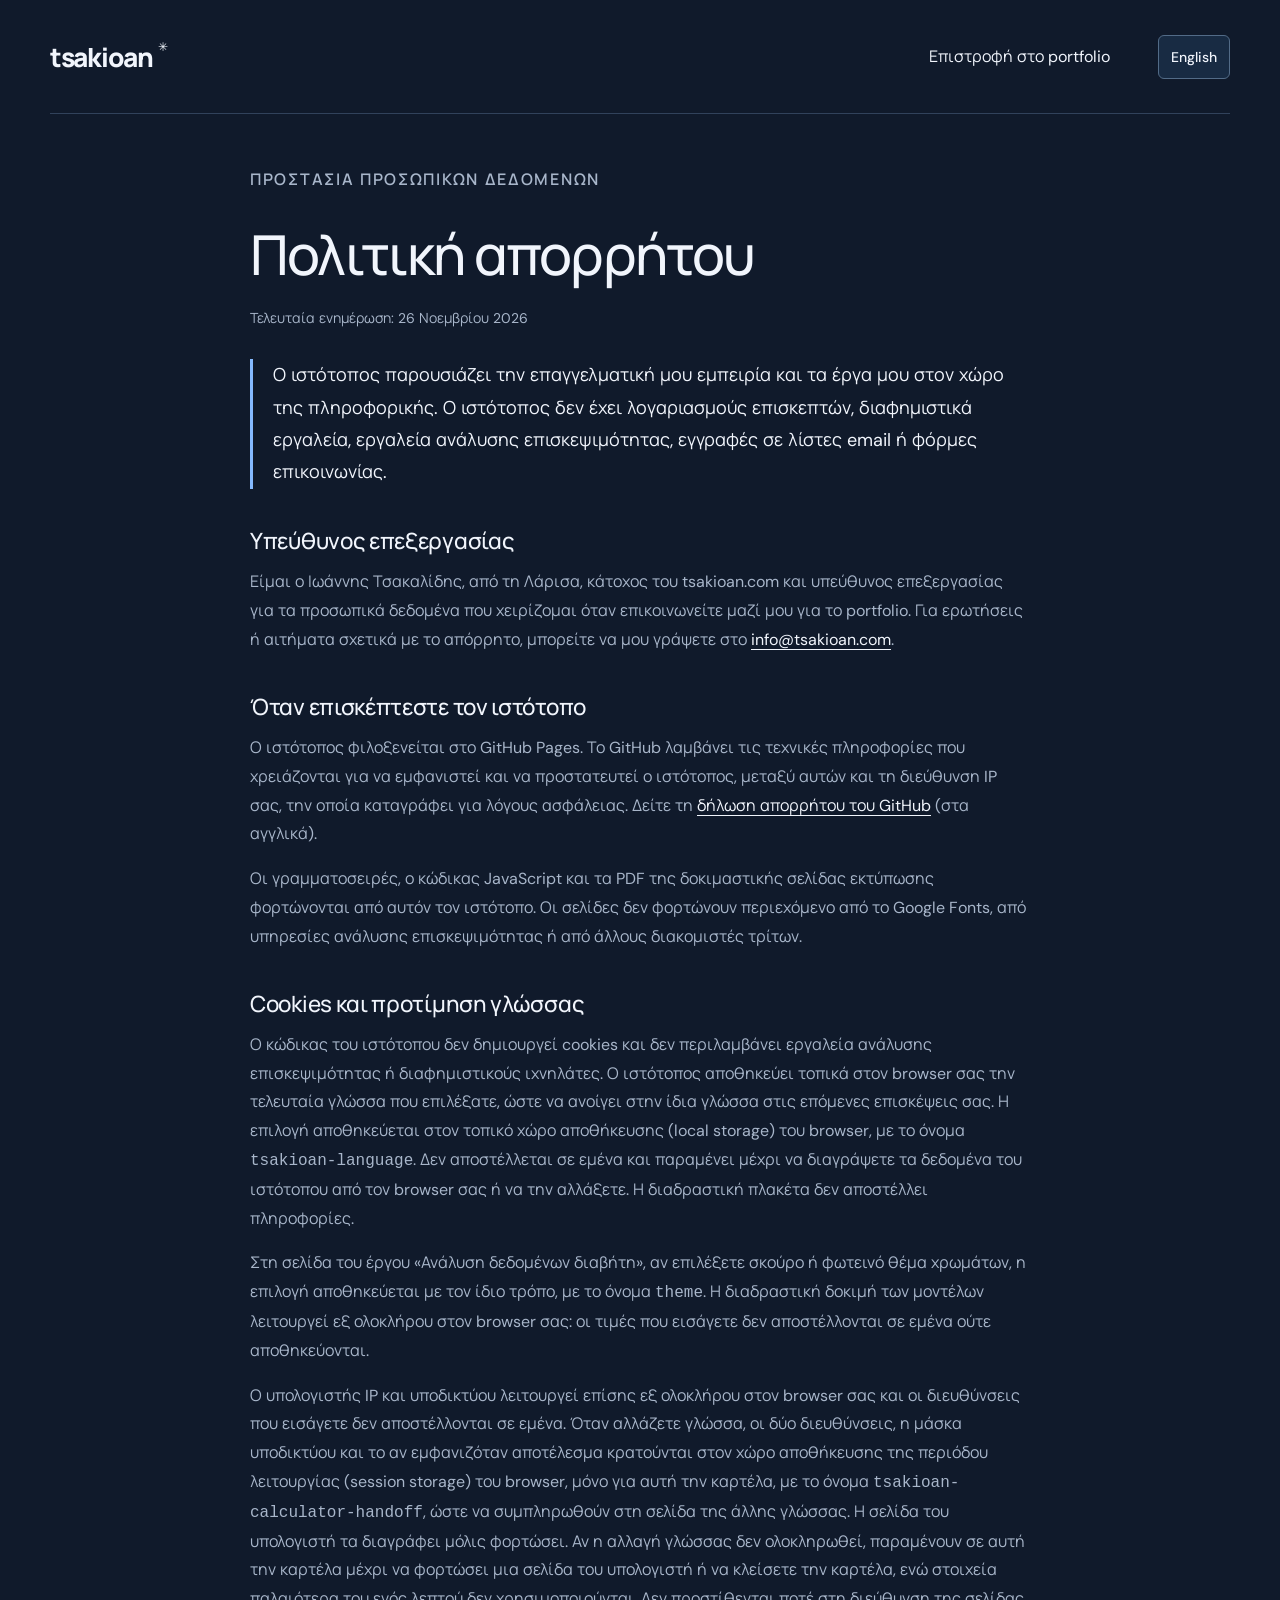
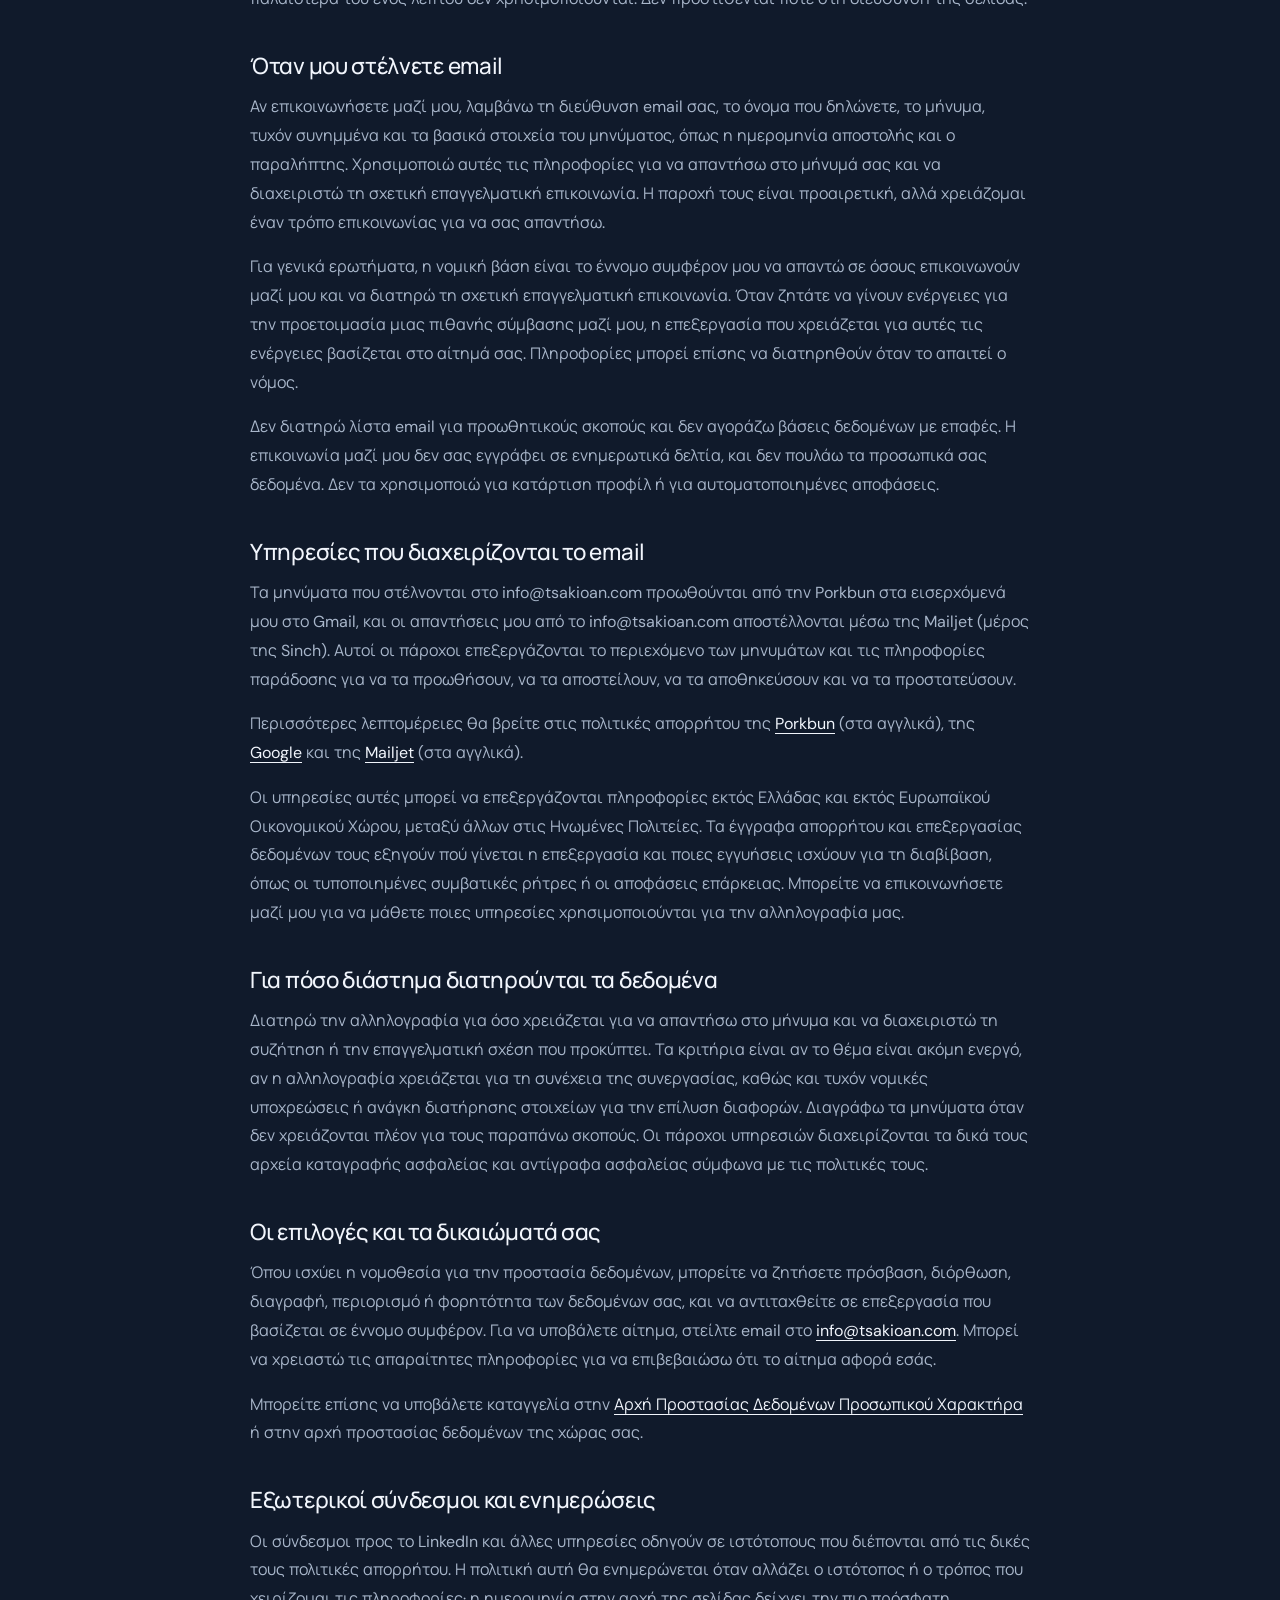
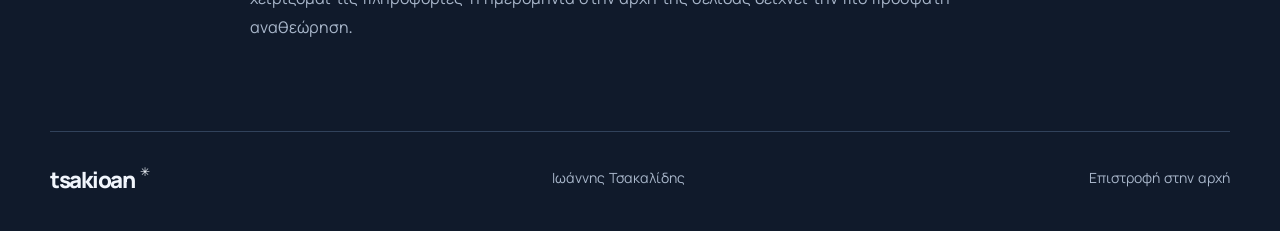
<file: el/privacy.html>
<!doctype html>
<!-- Greek translation of privacy.html, maintained by hand. Keep it in step with the English page
     and give both the same "last updated" date: tools/build-greek.mjs --check compares them. -->
<html lang="el">
<head>
  <meta charset="utf-8">
  <meta name="viewport" content="width=device-width, initial-scale=1">
  <meta name="description" content="Πώς χειρίζεται ο Ιωάννης Τσακαλίδης τις πληροφορίες σας όταν επισκέπτεστε το tsakioan.com ή επικοινωνείτε μαζί του με email.">
  <meta name="theme-color" content="#101a2b">
  <title>Πολιτική απορρήτου · Tsakioan</title>
  <meta property="og:type" content="website">
  <meta property="og:site_name" content="Tsakioan">
  <meta property="og:title" content="Πολιτική απορρήτου · Tsakioan">
  <meta property="og:description" content="Πώς χειρίζεται ο Ιωάννης Τσακαλίδης τις πληροφορίες σας όταν επισκέπτεστε το tsakioan.com ή επικοινωνείτε μαζί του με email.">
  <meta property="og:url" content="https://tsakioan.com/el/privacy.html">
  <meta property="og:image" content="https://tsakioan.com/og-image-el.png">
  <meta property="og:image:width" content="1200">
  <meta property="og:image:height" content="630">
  <meta property="og:image:alt" content="tsakioan — Πληροφορική στην πράξη. Από τη διάγνωση στην επισκευή. Ιωάννης Τσακαλίδης, Λάρισα.">
  <meta property="og:locale" content="el_GR">
  <meta property="og:locale:alternate" content="en_US">
  <meta name="twitter:card" content="summary_large_image">
  <link rel="canonical" href="https://tsakioan.com/el/privacy.html">
  <link rel="alternate" hreflang="en" href="https://tsakioan.com/privacy.html">
  <link rel="alternate" hreflang="el" href="https://tsakioan.com/el/privacy.html">
  <link rel="alternate" hreflang="x-default" href="https://tsakioan.com/privacy.html">
  <link rel="icon" href="../favicon.svg?v=20261124a" type="image/svg+xml">
  <link rel="preload" href="../fonts/manrope-greek.woff2" as="font" type="font/woff2" crossorigin>
  <link rel="preload" href="../fonts/manrope-latin.woff2" as="font" type="font/woff2" crossorigin>
  <link rel="stylesheet" href="../style.css?v=20261124a">
  <style>
    .privacy-header{gap:24px;flex-wrap:wrap}.privacy-header .back{margin-left:auto;font-size:1rem}
    @media(max-width:720px){.privacy-header{gap:12px 16px;padding:16px 0}.privacy-header .back{order:3;width:100%;margin-left:0}}
    .privacy{max-width:780px;padding-top:52px;padding-bottom:72px;overflow-wrap:anywhere}
    .privacy h1{font-size:clamp(2.5rem,7vw,4rem);line-height:1.15;letter-spacing:-1.5px;margin:12px 0 20px}
    .privacy h2{font-size:1.4rem;letter-spacing:-.3px;margin:36px 0 12px;line-height:1.4}
    .privacy p,.privacy li{font-size:1rem;line-height:1.8;color:var(--muted)}
    .privacy a{text-decoration:underline;text-underline-offset:4px;color:var(--ink)}
    .privacy .intro{font-size:1.125rem;color:var(--ink);border-left:3px solid #85baff;padding-left:20px;margin:28px 0}
    .privacy ul{padding-left:24px}.privacy li+li{margin-top:10px}.privacy .date{font-size:.875rem}
  </style>
</head>
<body>
  <a class="skip" href="#main">Μετάβαση στο περιεχόμενο</a>
  <header class="site-header wrap privacy-header"><a class="wordmark" href="./" aria-label="Tsakioan — Αρχική">tsakioan<span aria-hidden="true">✳</span></a><a class="back" href="./">Επιστροφή στο portfolio</a><a class="language-toggle" href="../privacy.html" hreflang="en" lang="en" aria-label="Switch to English">English</a></header>
  <main class="privacy wrap" id="main">
    <p class="eyebrow">ΠΡΟΣΤΑΣΙΑ ΠΡΟΣΩΠΙΚΩΝ ΔΕΔΟΜΕΝΩΝ</p>
    <h1>Πολιτική απορρήτου</h1>
    <p class="date">Τελευταία ενημέρωση: 26 Νοεμβρίου 2026</p>
    <p class="intro">Ο ιστότοπος παρουσιάζει την επαγγελματική μου εμπειρία και τα έργα μου στον χώρο της πληροφορικής. Ο ιστότοπος δεν έχει λογαριασμούς επισκεπτών, διαφημιστικά εργαλεία, εργαλεία ανάλυσης επισκεψιμότητας, εγγραφές σε λίστες email ή φόρμες επικοινωνίας.</p>
    <h2>Υπεύθυνος επεξεργασίας</h2>
    <p>Είμαι ο Ιωάννης Τσακαλίδης, από τη Λάρισα, κάτοχος του tsakioan.com και υπεύθυνος επεξεργασίας για τα προσωπικά δεδομένα που χειρίζομαι όταν επικοινωνείτε μαζί μου για το portfolio. Για ερωτήσεις ή αιτήματα σχετικά με το απόρρητο, μπορείτε να μου γράψετε στο <a href="mailto:info@tsakioan.com">info@tsakioan.com</a>.</p>
    <h2>Όταν επισκέπτεστε τον ιστότοπο</h2>
    <p>Ο ιστότοπος φιλοξενείται στο GitHub Pages. Το GitHub λαμβάνει τις τεχνικές πληροφορίες που χρειάζονται για να εμφανιστεί και να προστατευτεί ο ιστότοπος, μεταξύ αυτών και τη διεύθυνση IP σας, την οποία καταγράφει για λόγους ασφάλειας. Δείτε τη <a href="https://docs.github.com/en/site-policy/privacy-policies/github-general-privacy-statement">δήλωση απορρήτου του GitHub</a> (στα αγγλικά).</p>
    <p>Οι γραμματοσειρές, ο κώδικας JavaScript και τα PDF της δοκιμαστικής σελίδας εκτύπωσης φορτώνονται από αυτόν τον ιστότοπο. Οι σελίδες δεν φορτώνουν περιεχόμενο από το Google Fonts, από υπηρεσίες ανάλυσης επισκεψιμότητας ή από άλλους διακομιστές τρίτων.</p>
    <h2>Cookies και προτίμηση γλώσσας</h2>
    <p>Ο κώδικας του ιστότοπου δεν δημιουργεί cookies και δεν περιλαμβάνει εργαλεία ανάλυσης επισκεψιμότητας ή διαφημιστικούς ιχνηλάτες. Ο ιστότοπος αποθηκεύει τοπικά στον browser σας την τελευταία γλώσσα που επιλέξατε, ώστε να ανοίγει στην ίδια γλώσσα στις επόμενες επισκέψεις σας. Η επιλογή αποθηκεύεται στον τοπικό χώρο αποθήκευσης (local storage) του browser, με το όνομα <code>tsakioan-language</code>. Δεν αποστέλλεται σε εμένα και παραμένει μέχρι να διαγράψετε τα δεδομένα του ιστότοπου από τον browser σας ή να την αλλάξετε. Η διαδραστική πλακέτα δεν αποστέλλει πληροφορίες.</p>
    <p>Στη σελίδα του έργου «Ανάλυση δεδομένων διαβήτη», αν επιλέξετε σκούρο ή φωτεινό θέμα χρωμάτων, η επιλογή αποθηκεύεται με τον ίδιο τρόπο, με το όνομα <code>theme</code>. Η διαδραστική δοκιμή των μοντέλων λειτουργεί εξ ολοκλήρου στον browser σας: οι τιμές που εισάγετε δεν αποστέλλονται σε εμένα ούτε αποθηκεύονται.</p>
    <p>Ο υπολογιστής IP και υποδικτύου λειτουργεί επίσης εξ ολοκλήρου στον browser σας και οι διευθύνσεις που εισάγετε δεν αποστέλλονται σε εμένα. Όταν αλλάζετε γλώσσα, οι δύο διευθύνσεις, η μάσκα υποδικτύου και το αν εμφανιζόταν αποτέλεσμα κρατούνται στον χώρο αποθήκευσης της περιόδου λειτουργίας (session storage) του browser, μόνο για αυτή την καρτέλα, με το όνομα <code>tsakioan-calculator-handoff</code>, ώστε να συμπληρωθούν στη σελίδα της άλλης γλώσσας. Η σελίδα του υπολογιστή τα διαγράφει μόλις φορτώσει. Αν η αλλαγή γλώσσας δεν ολοκληρωθεί, παραμένουν σε αυτή την καρτέλα μέχρι να φορτώσει μια σελίδα του υπολογιστή ή να κλείσετε την καρτέλα, ενώ στοιχεία παλαιότερα του ενός λεπτού δεν χρησιμοποιούνται. Δεν προστίθενται ποτέ στη διεύθυνση της σελίδας.</p>
    <h2>Όταν μου στέλνετε email</h2>
    <p>Αν επικοινωνήσετε μαζί μου, λαμβάνω τη διεύθυνση email σας, το όνομα που δηλώνετε, το μήνυμα, τυχόν συνημμένα και τα βασικά στοιχεία του μηνύματος, όπως η ημερομηνία αποστολής και ο παραλήπτης. Χρησιμοποιώ αυτές τις πληροφορίες για να απαντήσω στο μήνυμά σας και να διαχειριστώ τη σχετική επαγγελματική επικοινωνία. Η παροχή τους είναι προαιρετική, αλλά χρειάζομαι έναν τρόπο επικοινωνίας για να σας απαντήσω.</p>
    <p>Για γενικά ερωτήματα, η νομική βάση είναι το έννομο συμφέρον μου να απαντώ σε όσους επικοινωνούν μαζί μου και να διατηρώ τη σχετική επαγγελματική επικοινωνία. Όταν ζητάτε να γίνουν ενέργειες για την προετοιμασία μιας πιθανής σύμβασης μαζί μου, η επεξεργασία που χρειάζεται για αυτές τις ενέργειες βασίζεται στο αίτημά σας. Πληροφορίες μπορεί επίσης να διατηρηθούν όταν το απαιτεί ο νόμος.</p>
    <p>Δεν διατηρώ λίστα email για προωθητικούς σκοπούς και δεν αγοράζω βάσεις δεδομένων με επαφές. Η επικοινωνία μαζί μου δεν σας εγγράφει σε ενημερωτικά δελτία, και δεν πουλάω τα προσωπικά σας δεδομένα. Δεν τα χρησιμοποιώ για κατάρτιση προφίλ ή για αυτοματοποιημένες αποφάσεις.</p>
    <h2>Υπηρεσίες που διαχειρίζονται το email</h2>
    <p>Τα μηνύματα που στέλνονται στο info@tsakioan.com προωθούνται από την Porkbun στα εισερχόμενά μου στο Gmail, και οι απαντήσεις μου από το info@tsakioan.com αποστέλλονται μέσω της Mailjet (μέρος της Sinch). Αυτοί οι πάροχοι επεξεργάζονται το περιεχόμενο των μηνυμάτων και τις πληροφορίες παράδοσης για να τα προωθήσουν, να τα αποστείλουν, να τα αποθηκεύσουν και να τα προστατεύσουν.</p>
    <p>Περισσότερες λεπτομέρειες θα βρείτε στις πολιτικές απορρήτου της <a href="https://porkbun.com/legal/privacy">Porkbun</a> (στα αγγλικά), της <a href="https://policies.google.com/privacy?hl=el">Google</a> και της <a href="https://www.mailjet.com/legal/privacy-policy/">Mailjet</a> (στα αγγλικά).</p>
    <p>Οι υπηρεσίες αυτές μπορεί να επεξεργάζονται πληροφορίες εκτός Ελλάδας και εκτός Ευρωπαϊκού Οικονομικού Χώρου, μεταξύ άλλων στις Ηνωμένες Πολιτείες. Τα έγγραφα απορρήτου και επεξεργασίας δεδομένων τους εξηγούν πού γίνεται η επεξεργασία και ποιες εγγυήσεις ισχύουν για τη διαβίβαση, όπως οι τυποποιημένες συμβατικές ρήτρες ή οι αποφάσεις επάρκειας. Μπορείτε να επικοινωνήσετε μαζί μου για να μάθετε ποιες υπηρεσίες χρησιμοποιούνται για την αλληλογραφία μας.</p>
    <h2>Για πόσο διάστημα διατηρούνται τα δεδομένα</h2>
    <p>Διατηρώ την αλληλογραφία για όσο χρειάζεται για να απαντήσω στο μήνυμα και να διαχειριστώ τη συζήτηση ή την επαγγελματική σχέση που προκύπτει. Τα κριτήρια είναι αν το θέμα είναι ακόμη ενεργό, αν η αλληλογραφία χρειάζεται για τη συνέχεια της συνεργασίας, καθώς και τυχόν νομικές υποχρεώσεις ή ανάγκη διατήρησης στοιχείων για την επίλυση διαφορών. Διαγράφω τα μηνύματα όταν δεν χρειάζονται πλέον για τους παραπάνω σκοπούς. Οι πάροχοι υπηρεσιών διαχειρίζονται τα δικά τους αρχεία καταγραφής ασφαλείας και αντίγραφα ασφαλείας σύμφωνα με τις πολιτικές τους.</p>
    <h2>Οι επιλογές και τα δικαιώματά σας</h2>
    <p>Όπου ισχύει η νομοθεσία για την προστασία δεδομένων, μπορείτε να ζητήσετε πρόσβαση, διόρθωση, διαγραφή, περιορισμό ή φορητότητα των δεδομένων σας, και να αντιταχθείτε σε επεξεργασία που βασίζεται σε έννομο συμφέρον. Για να υποβάλετε αίτημα, στείλτε email στο <a href="mailto:info@tsakioan.com">info@tsakioan.com</a>. Μπορεί να χρειαστώ τις απαραίτητες πληροφορίες για να επιβεβαιώσω ότι το αίτημα αφορά εσάς.</p>
    <p>Μπορείτε επίσης να υποβάλετε καταγγελία στην <a href="https://www.dpa.gr/">Αρχή Προστασίας Δεδομένων Προσωπικού Χαρακτήρα</a> ή στην αρχή προστασίας δεδομένων της χώρας σας.</p>
    <h2>Εξωτερικοί σύνδεσμοι και ενημερώσεις</h2>
    <p>Οι σύνδεσμοι προς το LinkedIn και άλλες υπηρεσίες οδηγούν σε ιστότοπους που διέπονται από τις δικές τους πολιτικές απορρήτου. Η πολιτική αυτή θα ενημερώνεται όταν αλλάζει ο ιστότοπος ή ο τρόπος που χειρίζομαι τις πληροφορίες· η ημερομηνία στην αρχή της σελίδας δείχνει την πιο πρόσφατη αναθεώρηση.</p>
  </main>
  <footer class="wrap"><a class="wordmark" href="./">tsakioan<span aria-hidden="true">✳</span></a><span>Ιωάννης Τσακαλίδης</span><a href="#main">Επιστροφή στην αρχή</a></footer>
  <script src="../language.js?v=20261124a" defer></script>
</body>
</html>
</file>
<file: style.css>
@font-face {
  font-family: "DM Sans";
  font-style: normal;
  font-weight: 400 700;
  font-display: swap;
  src: url(fonts/dmsans-latin-ext.woff2) format("woff2");
  unicode-range: U+0100-02BA, U+02BD-02C5, U+02C7-02CC, U+02CE-02D7, U+02DD-02FF, U+0304, U+0308,
    U+0329, U+1D00-1DBF, U+1E00-1E9F, U+1EF2-1EFF, U+2020, U+20A0-20AB, U+20AD-20C4, U+2113,
    U+2C60-2C7F, U+A720-A7FF;
}
@font-face {
  font-family: "DM Sans";
  font-style: normal;
  font-weight: 400 700;
  font-display: swap;
  src: url(fonts/dmsans-latin.woff2) format("woff2");
  unicode-range: U+0000-00FF, U+0131, U+0152-0153, U+02BB-02BC, U+02C6, U+02DA, U+02DC, U+0304,
    U+0308, U+0329, U+2000-206F, U+20AC, U+2122, U+2191, U+2193, U+2212, U+2215, U+FEFF, U+FFFD;
}
@font-face {
  font-family: "Manrope";
  font-style: normal;
  font-weight: 400 800;
  font-display: swap;
  src: url(fonts/manrope-greek.woff2) format("woff2");
  unicode-range: U+0370-0377, U+037A-037F, U+0384-038A, U+038C, U+038E-03A1, U+03A3-03FF;
}
@font-face {
  font-family: "Manrope";
  font-style: normal;
  font-weight: 400 800;
  font-display: swap;
  src: url(fonts/manrope-latin-ext.woff2) format("woff2");
  unicode-range: U+0100-02BA, U+02BD-02C5, U+02C7-02CC, U+02CE-02D7, U+02DD-02FF, U+0304, U+0308,
    U+0329, U+1D00-1DBF, U+1E00-1E9F, U+1EF2-1EFF, U+2020, U+20A0-20AB, U+20AD-20C4, U+2113,
    U+2C60-2C7F, U+A720-A7FF;
}
@font-face {
  font-family: "Manrope";
  font-style: normal;
  font-weight: 400 800;
  font-display: swap;
  src: url(fonts/manrope-latin.woff2) format("woff2");
  unicode-range: U+0000-00FF, U+0131, U+0152-0153, U+02BB-02BC, U+02C6, U+02DA, U+02DC, U+0304,
    U+0308, U+0329, U+2000-206F, U+20AC, U+2122, U+2191, U+2193, U+2212, U+2215, U+FEFF, U+FFFD;
}
:root {
  --bg: #101a2b;
  --ink: #f1f5fc;
  --muted: #a8b6ca;
  --accent: #85baff;
  --line: #31425b;
  /* DM Sans has no Greek letters; Greek text falls through to Manrope, which has them. */
  --font: "DM Sans", "Manrope", sans-serif;
  --display: "Manrope", sans-serif;
  color-scheme: dark;
}
* {
  box-sizing: border-box;
}
html {
  scroll-behavior: smooth;
  scroll-padding-top: 30px;
}
body {
  margin: 0;
  background: var(--bg);
  color: var(--ink);
  font: 400 1.0625rem/1.7 var(--font);
  -webkit-font-smoothing: antialiased;
}
a {
  color: inherit;
  text-decoration: none;
}
a:focus-visible {
  outline: 3px solid var(--accent);
  outline-offset: 7px;
}
a:hover {
  color: var(--accent);
}
::selection {
  background: var(--accent);
  color: var(--bg);
}
.wrap {
  width: min(1220px, calc(100% - 100px));
  margin: auto;
}
.site-header {
  display: flex;
  justify-content: space-between;
  align-items: center;
  min-height: 114px;
  border-bottom: 1px solid var(--line);
}
.wordmark {
  font: 800 1.65rem var(--display);
  letter-spacing: -1.3px;
}
.wordmark span {
  font: 400 0.75rem var(--font);
  vertical-align: top;
  margin-left: 5px;
}
nav {
  display: flex;
  gap: 38px;
  font-size: 0.9375rem;
}
nav a {
  display: flex;
  align-items: center;
  gap: 12px;
}
.link-dot {
  height: 8px;
  width: 8px;
  background: var(--accent);
  border-radius: 100%;
}
.hero {
  display: grid;
  grid-template-columns: 1.15fr 1fr;
  gap: 60px;
  align-items: center;
  padding-top: 88px;
  padding-bottom: 96px;
}
.eyebrow {
  font-size: 0.75rem;
  letter-spacing: 1.7px;
  font-weight: 600;
  margin: 0 0 28px;
}
.eyebrow span {
  color: #657375;
  margin: 0 10px;
}
h1,
h2,
h3,
p {
  margin-top: 0;
}
h1,
h2,
h3 {
  font-family: var(--display);
  font-weight: 500;
  line-height: 1.08;
  letter-spacing: -2.7px;
}
h1 {
  font-size: clamp(3.4rem, 5.4vw, 5.25rem);
  margin-bottom: 28px;
}
em {
  font-style: normal;
  color: var(--accent);
}
.hero-intro {
  color: var(--muted);
  font-size: 1.0625rem;
  line-height: 1.65;
  max-width: 400px;
  margin-bottom: 32px;
}
.button {
  display: inline-flex;
  align-items: center;
  justify-content: space-between;
  gap: 35px;
  background: var(--accent);
  color: #102440;
  border-radius: 5px;
  padding: 14px 21px;
  font-size: 0.9375rem;
  font-weight: 600;
  transition:
    background 0.2s,
    transform 0.2s;
}
.button:hover {
  background: #b3d5ff;
  color: #102440;
  transform: translateY(-2px);
}
.button > span:not(.sr-only) {
  font-size: 1.4rem;
  line-height: 1;
}
.system-art {
  background: #15243a;
  border: 1px solid #314766;
  border-radius: 16px;
  padding: 24px 20px 20px;
  transform: rotate(2deg);
  overflow: hidden;
}
.system-art svg {
  width: 100%;
  display: block;
}
.art-label,
.art-bottom {
  font-family: monospace;
  letter-spacing: 1px;
  font-size: 0.6875rem;
  color: #b8c9df;
}
.art-label {
  padding-left: 8px;
}
.art-bottom {
  display: flex;
  justify-content: space-between;
  border-top: 1px solid #354e70;
  padding-top: 16px;
}
.expertise-strip {
  background: var(--accent);
  color: #102440;
  padding: 20px 0;
}
.expertise-strip .wrap {
  display: flex;
  align-items: center;
  justify-content: space-between;
  gap: 22px;
  font-size: 0.9375rem;
  font-weight: 550;
}
.expertise-strip i {
  font-size: 1.3rem;
  font-style: normal;
}
.section {
  padding-top: 105px;
  padding-bottom: 105px;
}
.about {
  display: grid;
  grid-template-columns: 0.65fr 1.4fr;
  gap: 80px;
}
.section-label {
  padding-top: 9px;
  max-width: 200px;
  line-height: 1.9;
}
h2 {
  font-size: clamp(2.25rem, 3.5vw, 3.5rem);
  margin-bottom: 32px;
  letter-spacing: -1.8px;
}
.muted {
  color: var(--muted);
}
.about p:not(.eyebrow) {
  max-width: 730px;
  color: var(--muted);
  margin-bottom: 22px;
}
.about .large-copy {
  font-size: 1.25rem;
  color: var(--ink) !important;
}
.experience {
  background: #eef3fa;
  color: #15243b;
}
.section-heading {
  display: flex;
  justify-content: space-between;
  align-items: flex-end;
  gap: 70px;
  margin-bottom: 55px;
}
.section-heading h2 {
  margin-bottom: 0;
}
.section-heading > p {
  max-width: 350px;
  color: #516078;
  margin-bottom: 5px;
}
/* Useful tools: two compact link cards between Experience and the studies card. */
.tools {
  padding-bottom: 0;
}
.tools .section-heading {
  margin-bottom: 36px;
}
.tools .section-heading > p {
  color: var(--muted);
}
.tool-list {
  display: grid;
  grid-template-columns: repeat(2, minmax(0, 1fr));
  gap: 20px;
}
.tool-card {
  position: relative;
  display: grid;
  grid-template-columns: 1fr auto;
  gap: 8px 24px;
  padding: 28px 30px;
  background: #15243a;
  border: 1px solid #314766;
  border-radius: 12px;
  transition: border-color 0.2s;
}
.tool-card h3 {
  font-size: 1.45rem;
  letter-spacing: -0.5px;
}
/* The whole card is the link's click target; the link itself keeps the accessible name. */
.tool-card h3 a::after {
  content: "";
  position: absolute;
  inset: 0;
  border-radius: 12px;
}
.tool-card p {
  grid-column: 1;
  margin: 0;
  color: var(--muted);
  font-size: 0.9375rem;
  line-height: 1.6;
}
.tool-arrow {
  grid-column: 2;
  grid-row: 1 / span 2;
  align-self: center;
  color: var(--accent);
  font-size: 1.4rem;
  transition: transform 0.2s;
}
.tool-card:hover {
  border-color: var(--accent);
}
.tool-card:hover .tool-arrow {
  transform: translateX(3px);
}
.tool-card h3 a:focus-visible {
  outline: none;
}
.tool-card:has(a:focus-visible) {
  outline: 3px solid var(--accent);
  outline-offset: 4px;
}
@media (max-width: 400px) {
  /* The Greek labels are longer; this keeps all four on one row down to 360px. */
  html[lang="el"] .site-header nav {
    gap: 6px 10px;
    font-size: 0.8125rem;
  }
}
@media (max-width: 720px) {
  .tool-list {
    grid-template-columns: 1fr;
    gap: 14px;
  }
  .tool-card {
    padding: 22px 22px;
  }
  .tool-card h3 {
    font-size: 1.25rem;
  }
}
.experience .eyebrow {
  color: #465b77;
}
.experience-list article {
  display: grid;
  grid-template-columns: 1fr 1.2fr;
  gap: 80px;
  padding: 40px 0;
  border-top: 1px solid #c4cfdf;
}
.experience-list article:last-child {
  padding-bottom: 0;
}
.category {
  display: block;
  font-size: 0.75rem;
  font-weight: 650;
  letter-spacing: 1.5px;
  color: #4c6180;
  margin-bottom: 18px;
}
h3 {
  font-size: 1.8rem;
  letter-spacing: -0.8px;
  line-height: 1.25;
  margin-bottom: 0;
}
.experience-detail p {
  color: #50617b;
  max-width: 580px;
}
.tags {
  display: flex;
  gap: 8px;
  flex-wrap: wrap;
  padding: 0;
  margin: 24px 0 0;
  list-style: none;
}
.tags li {
  font-size: 0.875rem;
  padding: 4px 12px;
  border: 1px solid #b6c7dd;
  border-radius: 30px;
  color: #3b5373;
}
.learning {
  padding-bottom: 0;
}
.learning-card {
  padding: 52px;
  background: #192c46;
  border: 1px solid #345478;
  border-radius: 12px;
  position: relative;
  overflow: hidden;
}
.learning-card:after {
  content: "✳";
  position: absolute;
  right: 30px;
  top: 15px;
  font-size: 130px;
  color: #85baff;
  opacity: 0.12;
  line-height: 1;
  pointer-events: none;
}
.learning-card h2 {
  font-size: clamp(2rem, 3.2vw, 3rem);
  max-width: 820px;
  line-height: 1.2;
}
.learning-bottom {
  display: flex;
  justify-content: space-between;
  gap: 60px;
  align-items: flex-end;
}
.learning-bottom p {
  max-width: 590px;
  color: #b5c5db;
  margin: 0;
}
.study-note {
  min-width: 230px;
  border-left: 1px solid #4b6587;
  padding-left: 25px;
  font-size: 0.9375rem;
  line-height: 1.9;
}
.study-note span {
  display: block;
}
.study-note span + span {
  font-size: 0.875rem;
  color: #a9bdd7;
}
.learning-project {
  display: flex;
  justify-content: space-between;
  align-items: center;
  gap: 40px;
  margin-top: 44px;
  padding-top: 32px;
  border-top: 1px solid #345478;
}
.learning-project p {
  max-width: 590px;
  color: #b5c5db;
  margin: 0;
}
.learning-project .learning-project-title {
  color: var(--ink);
  font-weight: 600;
  margin-bottom: 6px;
}
.learning-project .button {
  flex-shrink: 0;
}
.contact {
  padding-top: 110px;
}
.contact h2 {
  font-size: clamp(2.4rem, 5vw, 4.3rem);
}
.contact-bottom {
  display: flex;
  justify-content: space-between;
  align-items: center;
  gap: 40px;
}
.contact-bottom p {
  color: var(--muted);
  margin: 0;
}
.button-light {
  background: transparent;
  color: var(--ink);
  border: 1px solid #52647d;
}
.button-light:hover {
  background: transparent;
  border-color: var(--accent);
  color: var(--accent);
  transform: none;
}
.button-light > span:not(.sr-only) {
  font-size: 1rem;
  font-weight: 800;
}
footer {
  display: flex;
  align-items: center;
  justify-content: space-between;
  border-top: 1px solid var(--line);
  padding: 32px 0 40px;
  font-size: 0.875rem;
  color: var(--muted);
}
footer .wordmark {
  color: var(--ink);
  font-size: 1.4rem;
}
.skip {
  position: absolute;
  left: 10px;
  top: -90px;
  padding: 12px;
  background: var(--accent);
  color: #111;
  z-index: 5;
}
.skip:focus {
  top: 10px;
}
.sr-only {
  position: absolute;
  width: 1px;
  height: 1px;
  padding: 0;
  margin: -1px;
  overflow: hidden;
  clip: rect(0, 0, 0, 0);
  white-space: nowrap;
  border: 0;
}
@media (min-width: 1500px) {
  .hero {
    padding-top: 105px;
    padding-bottom: 115px;
  }
}
@media (max-width: 1000px) {
  .wrap {
    width: calc(100% - 64px);
  }
  .hero {
    gap: 30px;
  }
  .hero h1 {
    font-size: 3.6rem;
  }
  .system-art {
    padding: 18px 12px;
  }
  .art-label,
  .art-bottom {
    font-size: 0.6rem;
  }
  .about {
    gap: 40px;
    grid-template-columns: 0.6fr 1.4fr;
  }
  .expertise-strip .wrap {
    gap: 14px;
    font-size: 0.8rem;
  }
  .experience-list article {
    gap: 40px;
  }
  .learning-card {
    padding: 35px;
  }
  .learning-bottom {
    gap: 30px;
  }
  .study-note {
    min-width: 205px;
  }
}
@media (max-width: 720px) {
  .wrap {
    width: calc(100% - 40px);
  }
  .learning-project {
    flex-direction: column;
    align-items: flex-start;
    gap: 24px;
  }
  .site-header {
    min-height: 85px;
  }
  .wordmark {
    font-size: 1.45rem;
  }
  nav {
    gap: 18px;
    font-size: 0.875rem;
  }
  nav a:last-child {
    display: none;
  }
  .hero {
    grid-template-columns: 1fr;
    padding-top: 55px;
    padding-bottom: 55px;
    gap: 48px;
  }
  .hero h1 {
    font-size: clamp(3.1rem, 11vw, 4.4rem);
    letter-spacing: -2.3px;
  }
  .hero .eyebrow {
    font-size: 0.625rem;
    letter-spacing: 1.2px;
  }
  .hero-intro {
    max-width: 390px;
  }
  .system-art {
    width: min(100% - 10px, 430px);
    margin: auto;
    padding: 22px 18px;
  }
  .art-label,
  .art-bottom {
    font-size: 0.625rem;
  }
  .expertise-strip .wrap {
    display: grid;
    grid-template-columns: 1fr 1fr;
    gap: 8px 20px;
    font-size: 0.8125rem;
  }
  .expertise-strip i {
    display: none;
  }
  .section {
    padding-top: 65px;
    padding-bottom: 65px;
  }
  .about {
    grid-template-columns: 1fr;
    gap: 20px;
  }
  .section-label {
    max-width: none;
    margin-bottom: 0;
  }
  .about .large-copy {
    font-size: 1.125rem;
  }
  h2 {
    letter-spacing: -1.3px;
  }
  .section-heading {
    display: block;
    margin-bottom: 35px;
  }
  .section-heading > p {
    margin-top: 24px;
    max-width: none;
  }
  .experience-list article {
    grid-template-columns: 1fr;
    gap: 24px;
    padding: 30px 0;
  }
  h3 {
    font-size: 1.6rem;
  }
  .learning {
    padding-bottom: 0;
  }
  .learning-card {
    padding: 28px 23px;
  }
  .learning-bottom {
    display: block;
  }
  .study-note {
    margin-top: 30px;
  }
  .learning-card h2 {
    font-size: 2rem;
  }
  .contact-bottom {
    display: block;
  }
  .contact-bottom .button {
    margin-top: 28px;
  }
  footer {
    flex-wrap: wrap;
    gap: 20px;
  }
  footer > span {
    display: none;
  }
  .eyebrow {
    font-size: 0.6875rem;
  }
}
@media (prefers-reduced-motion: reduce) {
  html {
    scroll-behavior: auto;
  }
  .button {
    transition: none;
  }
}

/* Keep illustration labels at a readable size instead of scaling them with the SVG. */
.mobile-art-labels {
  display: none;
}
@media (max-width: 720px) {
  .system-art {
    transform: none;
  }
  .system-art .diagram-labels {
    display: none;
  }
  .mobile-art-labels {
    display: flex;
    flex-wrap: wrap;
    gap: 8px;
    margin: 0 0 20px;
  }
  .mobile-art-labels span {
    font-size: 0.875rem;
    line-height: 1.5;
    color: #f1f5fc;
    background: #172b46;
    border: 1px solid #4a668b;
    border-radius: 8px;
    padding: 6px 10px;
  }
  .art-label,
  .art-bottom {
    font-size: 0.875rem;
    letter-spacing: 0.4px;
    line-height: 1.6;
    color: #d1dff2;
  }
  .art-label {
    padding-left: 0;
  }
  .art-bottom {
    gap: 12px;
    flex-wrap: wrap;
  }
}

@media (min-width: 721px) {
  .art-label,
  .art-bottom {
    font-size: 0.875rem;
    letter-spacing: 0.4px;
    line-height: 1.6;
    color: #d1dff2;
  }
  .art-bottom {
    gap: 12px;
    flex-wrap: wrap;
  }
}
/* Interactive blue PCB */
.pcb-module {
  min-width: 0;
}
.pcb-toolbar {
  display: flex;
  justify-content: space-between;
  align-items: center;
  gap: 12px;
  margin-bottom: 15px;
  font: 600 0.75rem var(--font);
  letter-spacing: 1px;
  color: #b8c9df;
}
.pcb-power {
  display: flex;
  align-items: center;
  gap: 7px;
  background: #182b43;
  border: 1px solid #526b87;
  border-radius: 7px;
  color: #f1f5fc;
  padding: 10px;
  font: 500 0.875rem var(--font);
  min-height: 44px;
  cursor: pointer;
}
.switch-track {
  width: 30px;
  height: 16px;
  background: #101a2b;
  border: 1px solid #76899f;
  border-radius: 3px;
  position: relative;
}
.switch-track:after {
  content: "";
  position: absolute;
  left: 2px;
  top: 2px;
  width: 10px;
  height: 10px;
  border-radius: 1px;
  background: #748398;
  transition:
    transform 0.25s,
    background 0.25s;
}
.pcb-power[aria-checked="true"] .switch-track:after {
  transform: translateX(14px);
  background: #85baff;
  box-shadow: 0 0 8px #85baff80;
}
.pcb {
  position: relative;
  aspect-ratio: 500/460;
  background: radial-gradient(ellipse at 30% 20%, #16477490, transparent 65%),
    repeating-linear-gradient(0deg, #ffffff03 0 1px, transparent 1px 4px), #0b2c4b;
  border: 2px solid #40627d;
  border-radius: 14px;
  box-shadow:
    inset 0 0 0 5px #081d32,
    inset 0 0 60px #0006,
    0 18px 35px #0004;
  isolation: isolate;
}
.pcb-traces {
  position: absolute;
  inset: 0;
  width: 100%;
  height: 100%;
}
.trace-base {
  stroke: #487f91;
  opacity: 0.55;
}
.trace-lit {
  stroke: #8bcfff;
  filter: drop-shadow(0 0 4px #6bb9ff);
  stroke-dasharray: 700;
  animation: trace-start 1.1s ease-out both;
  transition: opacity 0.3s;
}
.pcb[data-powered="false"] .trace-lit {
  opacity: 0;
  animation: none;
}
.pcb-brand {
  position: absolute;
  left: 9%;
  top: 7%;
  color: #bfd1de;
  font: 600 0.8rem monospace;
  letter-spacing: 1px;
}
.pcb-brand span {
  display: block;
  font-size: 0.625rem;
  letter-spacing: 2px;
  color: #8ba5bd;
  margin-top: 3px;
}
.pcb-screw {
  position: absolute;
  width: 15px;
  height: 15px;
  border-radius: 50%;
  background: linear-gradient(135deg, #b7c6d1, #526a7c);
  box-shadow:
    0 0 0 4px #071c30,
    0 1px 4px #000;
}
.pcb-screw:after {
  content: "";
  position: absolute;
  left: 3px;
  right: 3px;
  top: 7px;
  height: 2px;
  background: #273f51;
  transform: rotate(-35deg);
}
.screw-tl {
  left: 14px;
  top: 14px;
}
.screw-tr {
  right: 14px;
  top: 14px;
}
.screw-bl {
  left: 14px;
  bottom: 14px;
}
.screw-br {
  right: 14px;
  bottom: 14px;
}
.pcb-part {
  position: absolute;
  z-index: 1;
  color: #e6eff9;
  font: 600 0.875rem var(--font);
  cursor: pointer;
  min-height: 48px;
  border-radius: 4px;
  border: 1px solid #698097;
  background: linear-gradient(150deg, #293745, #0c1622 65%);
  box-shadow:
    0 5px 0 #06111c,
    0 8px 10px #0008,
    inset 0 1px 0 #ffffff30;
  transition:
    box-shadow 0.2s,
    border-color 0.2s;
  padding: 10px 8px;
}
.pcb-part:hover:not(:disabled),
.pcb-part[aria-pressed="true"] {
  border-color: #a4d7ff;
  box-shadow:
    0 5px 0 #06111c,
    0 0 18px #73b9ff60;
}
.pcb-part:focus-visible,
.pcb-power:focus-visible {
  outline: 3px solid #c2e4ff;
  outline-offset: 5px;
}
.part-network {
  left: 9%;
  top: 22%;
  width: 28%;
  border: 3px solid #9aa9b5;
  padding-top: 16px;
}
.port-pins {
  position: absolute;
  top: 3px;
  left: 15%;
  right: 15%;
  height: 7px;
  background: repeating-linear-gradient(90deg, #c2af78 0 3px, #0b121b 3px 7px);
}
.part-hardware {
  right: 8%;
  top: 23%;
  width: 28%;
  border-left: 5px solid #93a3b4;
  border-right: 5px solid #93a3b4;
}
.part-ai {
  left: 24%;
  bottom: 11%;
  width: 49%;
  background: linear-gradient(#263d51, #142333);
  border-bottom: 4px solid #9f956f;
}
.part-led {
  display: inline-block;
  width: 6px;
  height: 6px;
  margin-right: 6px;
  vertical-align: middle;
  border-radius: 50%;
  background: #9adcff;
  box-shadow: 0 0 8px 2px #77bfff;
  transition:
    background 0.3s,
    box-shadow 0.3s;
}
.pcb[data-powered="false"] .part-led {
  background: #546477;
  box-shadow: none;
}
.pcb-part:disabled {
  cursor: default;
  color: #91a3b5;
}
.pcb-silkscreen {
  position: absolute;
  bottom: 4%;
  left: 25%;
  font: 0.625rem monospace;
  letter-spacing: 1px;
  color: #9bb5ca;
}
.pcb-detail {
  margin-top: 20px;
  border-left: 2px solid #85baff;
  padding: 2px 0 2px 18px;
  min-height: 140px;
}
.pcb-detail h2 {
  font: 600 1.15rem/1.4 var(--display);
  letter-spacing: -0.3px;
  margin: 0 0 8px;
}
.pcb-detail p {
  font-size: 0.9375rem;
  line-height: 1.6;
  color: #b4c5dc;
  margin: 0;
}
.hero {
  gap: 48px;
}
@keyframes trace-start {
  from {
    stroke-dashoffset: 700;
  }
  to {
    stroke-dashoffset: 0;
  }
}
@media (min-width: 721px) and (max-width: 1000px) {
  .hero {
    grid-template-columns: 1fr 1fr;
    gap: 28px;
  }
  .pcb-part {
    font-size: 0.75rem;
    padding-left: 3px;
    padding-right: 3px;
  }
  .pcb-toolbar {
    flex-wrap: wrap;
  }
  .pcb-brand {
    font-size: 0.6875rem;
  }
  .pcb-detail {
    min-height: 180px;
  }
}
@media (max-width: 720px) {
  .pcb-module {
    width: min(100%, 460px);
    margin: auto;
  }
  .pcb-detail {
    min-height: 155px;
  }
  .pcb-toolbar {
    font-size: 0.6875rem;
    letter-spacing: 0.5px;
  }
}
@media (max-width: 360px) {
  .pcb-part {
    font-size: 0.75rem;
  }
  .pcb-brand {
    font-size: 0.6875rem;
  }
  .pcb-silkscreen {
    font-size: 0.5rem;
    left: 22%;
  }
}
@media (prefers-reduced-motion: reduce) {
  .trace-lit {
    animation: none;
  }
  .pcb-part,
  .part-led,
  .switch-track:after {
    transition: none;
  }
}
@media (max-width: 720px) {
  .pcb-brand {
    left: 12%;
    top: 8%;
  }
  .part-network {
    left: 5%;
    width: 34%;
  }
  .part-hardware {
    right: 5%;
    width: 34%;
  }
  .pcb-part {
    font-size: 0.875rem;
    padding-left: 4px;
    padding-right: 4px;
  }
  .part-ai {
    left: 22%;
    width: 56%;
  }
}
.language-toggle {
  display: inline-flex;
  align-items: center;
  background: #182b43;
  border: 1px solid #526b87;
  color: #f1f5fc;
  border-radius: 6px;
  padding: 10px 12px;
  min-height: 44px;
  font: 500 0.875rem var(--font);
  cursor: pointer;
  margin-left: 24px;
}
.language-toggle[hidden] {
  display: none;
}
.language-toggle:focus-visible {
  outline: 3px solid #85baff;
  outline-offset: 4px;
}
.site-header nav {
  margin-left: auto;
}
.contact-actions {
  display: flex;
  gap: 12px;
  flex-wrap: wrap;
  flex-shrink: 0;
}
.contact-address {
  margin-top: 22px;
  font-size: 0.9375rem;
  color: var(--muted);
  overflow-wrap: anywhere;
}
html[lang="el"] h1 {
  font-size: clamp(2.7rem, 4.3vw, 4.3rem);
  letter-spacing: -1.8px;
}
html[lang="el"] .hero .eyebrow {
  line-height: 1.8;
}
html[lang="el"] .button {
  gap: 16px;
}
html[lang="el"] .contact-bottom {
  align-items: flex-start;
  flex-wrap: wrap;
}
html[lang="el"] .pcb-detail {
  min-height: 180px;
}
@media (max-width: 1000px) {
  .contact-bottom {
    flex-wrap: wrap;
  }
  .site-header nav {
    gap: 20px;
  }
}
@media (max-width: 720px) {
  .site-header {
    flex-wrap: wrap;
    padding: 16px 0;
    gap: 12px;
  }
  .site-header .wordmark {
    margin-right: auto;
  }
  .language-toggle {
    margin: 0;
  }
  .site-header nav {
    order: 3;
    width: 100%;
    margin: 0;
    justify-content: space-between;
    gap: 12px;
  }
  .site-header nav a:last-child {
    display: flex;
  }
  /* Four section links: each stays on one line, and on very narrow screens the row wraps
     instead of breaking a label in two. */
  .site-header nav {
    flex-wrap: wrap;
    row-gap: 6px;
  }
  .site-header nav a {
    white-space: nowrap;
  }
  .contact-actions {
    margin-top: 24px;
    gap: 12px;
    max-width: 100%;
  }
  .contact-bottom .contact-actions .button {
    margin-top: 0;
  }
  .contact-address {
    font-size: 0.875rem;
  }
  html[lang="el"] h1 {
    font-size: clamp(2.5rem, 9vw, 3.5rem);
  }
  html[lang="el"] .pcb-detail {
    min-height: 210px;
  }
  html[lang="el"] .expertise-strip .wrap {
    font-size: 0.75rem;
  }
}

/* Current employment details */
.role-duties {
  padding-left: 1.2rem;
  margin: 0 0 24px;
  color: var(--muted);
  line-height: 1.8;
}
.role-duties li + li {
  margin-top: 12px;
}
.experience-title > p {
  font-size: 1rem;
  line-height: 1.8;
  color: var(--muted);
  margin: 20px 0 0;
}
.experience-title > p strong {
  color: var(--ink);
}

.experience .role-duties,
.experience .experience-title > p {
  color: #4f6174;
}
.experience .experience-title > p strong {
  color: #101a2b;
}

/* Local, illustrative printer and network demonstrations. */
.pcb-demo[hidden] {
  display: none;
}
.pcb-demo {
  margin-top: 18px;
  padding: 20px;
  background: #12263e;
  border: 1px solid #42678e;
  border-radius: 12px;
}
.demo-top {
  display: flex;
  justify-content: space-between;
  gap: 10px;
  color: #a7ceff;
  font: 600 0.68rem/1.5 var(--font);
  letter-spacing: 1px;
}
.demo-number {
  white-space: nowrap;
  font-family: monospace;
}
.demo-visual {
  height: 112px;
  display: grid;
  place-items: center;
  overflow: hidden;
  margin: 12px 0;
}
.demo-network {
  display: flex;
  align-items: center;
  width: 100%;
}
.net-node {
  display: grid;
  place-items: center;
  width: 54px;
  height: 44px;
  flex-shrink: 0;
  background: #0c1b2e;
  border: 1px solid #648db4;
  border-radius: 5px;
  color: #d4e8ff;
  font: 600 0.8rem monospace;
}
.net-wire {
  height: 2px;
  flex: 1;
  background: #3e6286;
  position: relative;
  overflow: hidden;
}
.net-wire:after {
  content: "";
  position: absolute;
  width: 25%;
  height: 100%;
  background: #b5dfff;
  left: -30%;
}
.pcb-demo[data-step="0"] .net-wire:after,
.pcb-demo[data-step="1"] .net-wire:after {
  animation: packet 1s linear infinite;
}
.pcb-demo[data-step="2"] .net-node {
  border-color: #add9ff;
  box-shadow: 0 0 14px #80bfff33;
}
.demo-printer {
  width: 130px;
  height: 110px;
  position: relative;
}
.printer-body {
  position: absolute;
  top: 5px;
  width: 130px;
  height: 62px;
  background: linear-gradient(150deg, #7493b2, #284767);
  border: 1px solid #b3cce2;
  border-radius: 7px;
  z-index: 1;
  box-shadow: 0 7px 0 #09182a;
}
.printer-body > i {
  position: absolute;
  top: 12px;
  right: 13px;
  width: 5px;
  height: 5px;
  background: #bcdeff;
  border-radius: 50%;
  box-shadow: 0 0 6px #a8dbff;
}
.printer-slot {
  position: absolute;
  bottom: 10px;
  left: 15px;
  right: 15px;
  height: 7px;
  background: #081525;
  border-radius: 3px;
}
.printer-page {
  position: absolute;
  width: 82px;
  left: 24px;
  top: 49px;
  height: 58px;
  background: #deedfc;
  color: #284867;
  padding: 5px 8px;
  transform: translateY(-48px);
  transition: transform 1.1s ease;
  box-shadow: 0 2px 4px #0003;
}
.printer-page b {
  font: 600 7px monospace;
}
.printer-page > span {
  display: block;
  margin-top: 4px;
  height: 2px;
  background: #6a9bca;
}
.printer-page > i {
  display: block;
  margin-top: 5px;
  height: 6px;
  background: linear-gradient(90deg, #15385e 25%, #447eb7 25% 50%, #85baff 50% 75%, #badbfa 75%);
}
.pcb-demo[data-step="1"] .printer-page {
  transform: translateY(-20px);
}
.pcb-demo[data-step="2"] .printer-page {
  transform: translateY(0);
}
.pcb-demo[data-kind="network"] .demo-printer,
.pcb-demo[data-kind="hardware"] .demo-network {
  display: none;
}
.demo-status {
  font-size: 0.9rem;
  line-height: 1.6;
  min-height: 2.9em;
  color: #deedff;
  margin: 0 0 14px;
}
.demo-run {
  min-height: 44px;
  padding: 10px 16px;
  border: 1px solid #9dcbff;
  background: #85baff;
  color: #102440;
  border-radius: 6px;
  font: 600 0.875rem/1.5 var(--font);
  cursor: pointer;
  width: 100%;
}
.demo-run:focus-visible {
  outline: 3px solid #e2f1ff;
  outline-offset: 4px;
}
.demo-run:disabled {
  background: #263f5a;
  color: #afc9e6;
  border-color: #4b6b8b;
  cursor: wait;
}
.demo-note {
  font-size: 0.75rem;
  line-height: 1.6;
  color: #a8bdd4;
  margin: 12px 0 0;
}
.pcb[data-activity="network"] .part-network .part-led,
.pcb[data-activity="hardware"] .part-hardware .part-led {
  animation: led-pulse 0.6s alternate infinite;
}
.pcb[data-activity="network"] .trace-lit,
.pcb[data-activity="hardware"] .trace-lit {
  stroke-dasharray: 12 8;
  animation: signal 1s linear infinite;
}
.pcb-detail {
  min-height: 0 !important;
}
.hero {
  align-items: start;
}
.hero-copy {
  padding-top: 35px;
}
@keyframes packet {
  to {
    left: 110%;
  }
}
@keyframes signal {
  to {
    stroke-dashoffset: -40;
  }
}
@keyframes led-pulse {
  to {
    opacity: 0.35;
  }
}
@media (max-width: 1000px) {
  .pcb-demo {
    padding: 15px;
  }
  .demo-top {
    letter-spacing: 0.4px;
  }
  .hero-copy {
    padding-top: 0;
  }
}
@media (prefers-reduced-motion: reduce) {
  .pcb[data-activity] .trace-lit,
  .pcb[data-activity] .part-led,
  .pcb-demo .net-wire:after {
    animation: none;
  }
  .printer-page {
    transition: none;
  }
}

.pcb-link {
  display: block;
  margin-top: 16px;
  padding-top: 14px;
  border-top: 1px solid #42678e;
  font-size: 0.875rem;
  line-height: 1.6;
  color: #badbff;
  text-decoration: underline;
  text-underline-offset: 4px;
}
.pcb-link[hidden] {
  display: none;
}
</file>
<file: projects/diabetes/styles.css>
/* Fonts shared with tsakioan.com: DM Sans for text, Manrope for headings and figures.
   DM Sans has no Greek glyphs, so Greek text falls through to Manrope, which does. */
@font-face {
  font-family: "DM Sans"; font-style: normal; font-weight: 400 700; font-display: swap;
  src: url("vendor/fonts/dmsans-latin-ext.woff2") format("woff2");
  unicode-range: U+0100-02BA, U+02BD-02C5, U+02C7-02CC, U+02CE-02D7, U+02DD-02FF, U+0304, U+0308, U+0329, U+1D00-1DBF, U+1E00-1E9F, U+1EF2-1EFF, U+2020, U+20A0-20AB, U+20AD-20C4, U+2113, U+2C60-2C7F, U+A720-A7FF;
}
@font-face {
  font-family: "DM Sans"; font-style: normal; font-weight: 400 700; font-display: swap;
  src: url("vendor/fonts/dmsans-latin.woff2") format("woff2");
  unicode-range: U+0000-00FF, U+0131, U+0152-0153, U+02BB-02BC, U+02C6, U+02DA, U+02DC, U+0304, U+0308, U+0329, U+2000-206F, U+20AC, U+2122, U+2191, U+2193, U+2212, U+2215, U+FEFF, U+FFFD;
}
@font-face {
  font-family: "Manrope"; font-style: normal; font-weight: 400 800; font-display: swap;
  src: url("vendor/fonts/manrope-greek.woff2") format("woff2");
  unicode-range: U+0370-0377, U+037A-037F, U+0384-038A, U+038C, U+038E-03A1, U+03A3-03FF;
}
@font-face {
  font-family: "Manrope"; font-style: normal; font-weight: 400 800; font-display: swap;
  src: url("vendor/fonts/manrope-latin-ext.woff2") format("woff2");
  unicode-range: U+0100-02BA, U+02BD-02C5, U+02C7-02CC, U+02CE-02D7, U+02DD-02FF, U+0304, U+0308, U+0329, U+1D00-1DBF, U+1E00-1E9F, U+1EF2-1EFF, U+2020, U+20A0-20AB, U+20AD-20C4, U+2113, U+2C60-2C7F, U+A720-A7FF;
}
@font-face {
  font-family: "Manrope"; font-style: normal; font-weight: 400 800; font-display: swap;
  src: url("vendor/fonts/manrope-latin.woff2") format("woff2");
  unicode-range: U+0000-00FF, U+0131, U+0152-0153, U+02BB-02BC, U+02C6, U+02DA, U+02DC, U+0304, U+0308, U+0329, U+2000-206F, U+20AC, U+2122, U+2191, U+2193, U+2212, U+2215, U+FEFF, U+FFFD;
}

/* Light theme: the portfolio's pale-blue Experience band. Dark theme: the portfolio itself.
   Data colours: blue = no diabetes / lowest group, amber = middle, coral-red = diabetes / highest.
   They differ in hue and lightness, so they stay apart for colour-blind readers too. */
:root {
  --paper: #eef3fa;
  --surface: #ffffff;
  --surface-2: #e3ebf6;
  --ink: #15243b;
  --ink-soft: #4f5f78;
  --rule: #c4cfdf;
  --control: #6f829c;
  --accent: #1d5aa8;
  --button: #15243b;
  --button-ink: #f1f5fc;
  --button-hover: #23406a;
  --neg: #1d5fb0;
  --pos: #c0392b;
  --mid: #8a5a00;
  --c0: #1d5fb0;
  --c1: #b07000;
  --c2: #c0392b;
  --focus: #1d5aa8;
  --font: "DM Sans", "Manrope", system-ui, sans-serif;
  --display: "Manrope", "DM Sans", system-ui, sans-serif;
  color-scheme: light;
}
@media (prefers-color-scheme: dark) {
  :root:not([data-theme="light"]) {
    --paper: #101a2b; --surface: #15243a; --surface-2: #192c46; --ink: #f1f5fc; --ink-soft: #a8b6ca;
    --rule: #31425b; --control: #6b86a8; --accent: #85baff; --button: #85baff; --button-ink: #102440;
    --button-hover: #b3d5ff; --neg: #6fb0ff; --pos: #ff8a7a; --mid: #f0c050; --c0: #6fb0ff;
    --c1: #f0c050; --c2: #ff8a7a; --focus: #85baff; color-scheme: dark;
  }
}
:root[data-theme="dark"] {
  --paper: #101a2b; --surface: #15243a; --surface-2: #192c46; --ink: #f1f5fc; --ink-soft: #a8b6ca;
  --rule: #31425b; --control: #6b86a8; --accent: #85baff; --button: #85baff; --button-ink: #102440;
  --button-hover: #b3d5ff; --neg: #6fb0ff; --pos: #ff8a7a; --mid: #f0c050; --c0: #6fb0ff;
  --c1: #f0c050; --c2: #ff8a7a; --focus: #85baff; color-scheme: dark;
}

* { box-sizing: border-box; }
html { scroll-behavior: smooth; scroll-padding-top: 5.5rem; }
@media (prefers-reduced-motion: reduce) { html { scroll-behavior: auto; } * { transition: none !important; } }
body {
  margin: 0; background: var(--paper); color: var(--ink);
  font: 400 1.0625rem/1.65 var(--font); font-variant-numeric: tabular-nums;
  -webkit-font-smoothing: antialiased;
}
a { color: inherit; text-underline-offset: 0.2em; }
::selection { background: var(--accent); color: var(--paper); }
:focus-visible { outline: 3px solid var(--focus); outline-offset: 4px; border-radius: 3px; }
h1, h2 { font-family: var(--display); font-weight: 500; line-height: 1.1; margin: 0 0 0.6em; font-variant-numeric: normal; }
h1 { font-size: clamp(2.5rem, 5.4vw, 4.4rem); letter-spacing: -0.035em; max-width: 17ch; }
h2 { font-size: clamp(1.6rem, 2.8vw, 2.3rem); letter-spacing: -0.03em; }
p { margin: 0 0 1em; max-width: 62ch; }
.sr-only { position: absolute; width: 1px; height: 1px; padding: 0; margin: -1px; overflow: hidden; clip: rect(0 0 0 0); white-space: nowrap; border: 0; }
.skip {
  position: absolute; left: 10px; top: -90px; z-index: 10; padding: 12px;
  background: var(--button); color: var(--button-ink); border-radius: 5px; font-weight: 600;
}
.skip:focus { top: 10px; }

/* ---------- header: wordmark-style title, plain links, boxed language and theme switches ---------- */
.topbar {
  position: sticky; top: 0; z-index: 5; display: flex; align-items: center; gap: 1.75rem;
  min-height: 76px; padding: .6rem max(16px, calc((100vw - 1160px) / 2));
  background: color-mix(in srgb, var(--paper) 94%, transparent); backdrop-filter: blur(6px);
  border-bottom: 1px solid var(--rule); font-size: .9375rem;
}
.topbar a { text-decoration: none; }
.home-link {
  display: inline-flex; align-items: center; gap: .5rem; min-height: 44px; white-space: nowrap;
  color: var(--ink-soft); padding-right: 1.75rem; border-right: 1px solid var(--rule);
}
.brand { font: 700 1.15rem/1.2 var(--display); letter-spacing: -0.03em; }
.topbar nav { display: flex; align-items: center; gap: 1.75rem; margin-left: auto; }
.topbar nav a { color: var(--ink-soft); white-space: nowrap; }
.home-link:hover, .brand:hover, .topbar nav a:hover { color: var(--accent); }
.topbar nav a[hreflang], .theme-toggle {
  display: inline-flex; align-items: center; min-height: 44px; padding: 0 12px;
  background: var(--surface-2); border: 1px solid var(--control); border-radius: 6px;
  color: var(--ink); font: 500 .875rem var(--font); white-space: nowrap; cursor: pointer;
}
.topbar nav a[hreflang]:hover, .theme-toggle:hover { border-color: var(--accent); color: var(--accent); }

main { max-width: 1160px; margin: 0 auto; padding: 0 16px 4rem; }
.hero { padding: clamp(3rem, 8vw, 5.5rem) 0 3rem; border-bottom: 1px solid var(--rule); }
.lede { font-size: 1.2rem; color: var(--ink-soft); }
.hero-actions { display: flex; flex-wrap: wrap; align-items: center; gap: 1.5rem; margin: 2rem 0; }
.button {
  display: inline-flex; align-items: center; min-height: 48px; padding: 14px 21px;
  background: var(--button); color: var(--button-ink); border-radius: 5px;
  font-size: .9375rem; font-weight: 600; text-decoration: none; transition: background .2s, transform .2s;
}
.button:hover { background: var(--button-hover); transform: translateY(-2px); }
.link { color: var(--ink); font-weight: 500; text-decoration-color: var(--accent); text-decoration-thickness: 2px; }
.link:hover { color: var(--accent); }
.disclaimer {
  font-size: .9375rem; color: var(--ink-soft); padding: .7rem 1rem; background: var(--surface-2);
  border-left: 3px solid var(--accent); border-radius: 0 6px 6px 0;
}

.block {
  display: grid; grid-template-columns: minmax(0, 1fr) minmax(0, 1.9fr); gap: 2.5rem;
  padding: 3.5rem 0; border-bottom: 1px solid var(--rule);
}
.block-text a, .about a, .findings a { color: var(--accent); }
.block-chart { margin: 0; min-width: 0; }
.block-chart svg, .chart-stack svg { max-width: 100%; height: auto; overflow: visible; }
.chart-stack { display: grid; gap: 2rem; }
.chart-stack figure { margin: 0; }
.confusions { display: grid; grid-template-columns: 1fr 1fr; gap: 1.5rem; }
.note { color: var(--ink-soft); font-size: .95rem; }
.field { display: grid; gap: .4rem; margin: 1.25rem 0; font-weight: 600; font-size: .95rem; }
select, input[type="number"] {
  font: inherit; font-weight: 400; color: var(--ink); background: var(--surface);
  border: 1px solid var(--control); border-radius: 6px; padding: .55rem .7rem; min-height: 44px;
}
select:hover, input[type="number"]:hover { border-color: var(--accent); }
.chart-title { font-weight: 600; font-size: .95rem; margin: 0 0 .5rem; }
.legend { display: flex; gap: 1rem; font-size: .9rem; color: var(--ink-soft); margin: 0 0 .5rem; flex-wrap: wrap; }
.swatch { display: inline-block; width: .8em; height: .8em; border-radius: 2px; margin-right: .35em; vertical-align: -0.05em; }
.key { display: inline-block; width: 1.6em; height: .7em; margin-right: .4em; vertical-align: 0.05em; }
.key-dot { width: .8em; height: .8em; margin-right: .35em; vertical-align: -0.05em; }

.hypotheses-lead { margin: 1.25rem 0 0; }
.hypotheses { padding-left: 1.1rem; margin: .5rem 0 0; }
.hypotheses li { margin-bottom: .5rem; }
.hypotheses li::marker, .findings-list li::marker { color: var(--accent); }
.cluster-list { list-style: none; padding: 0; margin: 1.25rem 0 0; display: grid; gap: .75rem; }
.cluster-list li {
  padding: .8rem 1rem; background: var(--surface); border: 1px solid var(--rule);
  border-left: 5px solid var(--c); border-radius: 0 8px 8px 0;
}
.cluster-list strong { display: block; font-weight: 600; }
.cluster-list span { color: var(--ink-soft); font-size: .95rem; }

.metrics {
  border-collapse: separate; border-spacing: 0; width: 100%; margin-top: 1.25rem; font-size: .95rem;
  background: var(--surface); border: 1px solid var(--rule); border-radius: 12px; overflow: hidden;
}
.metrics th, .metrics td { text-align: right; padding: .6rem .6rem; border-bottom: 1px solid var(--rule); }
.metrics th:first-child { padding-left: .8rem; }
.metrics td:last-child, .metrics th:last-child { padding-right: .8rem; }
.metrics tbody tr:last-child > * { border-bottom: 0; }
.metrics th:first-child, .metrics td:first-child { text-align: left; }
.metrics thead th { font-family: var(--display); font-weight: 600; vertical-align: bottom; background: var(--surface-2); }
.metrics tbody th { font-weight: 400; hyphens: none; }
.metrics td.best { font-weight: 700; }
.metrics td.best::after { content: " ●"; color: var(--accent); font-size: .7em; vertical-align: .15em; }

/* ---------- predictor: the one loud element ---------- */
.predict {
  margin: 3.5rem 0; padding: clamp(1.25rem, 4vw, 3rem); background: var(--surface);
  border: 1px solid var(--rule); border-radius: 12px;
}
.predict-grid { display: grid; grid-template-columns: minmax(0, 1fr) minmax(0, 1.1fr); gap: clamp(1.5rem, 4vw, 3.5rem); margin: 1.5rem 0; }
.predict-form { display: grid; gap: 1.1rem; align-content: start; }
.row { display: grid; gap: .35rem; }
.row-head { display: flex; justify-content: space-between; align-items: baseline; gap: 1rem; font-weight: 600; }
.row-head input[type="number"] { width: 6.5rem; text-align: right; padding: .3rem .5rem; min-height: 40px; }
.row small { color: var(--ink-soft); font-weight: 400; }
input[type="range"] { width: 100%; min-height: 28px; margin: 0; accent-color: var(--accent); cursor: pointer; }
.segmented { display: inline-flex; border: 1px solid var(--control); border-radius: 6px; overflow: hidden; width: fit-content; }
.segmented label { display: inline-flex; align-items: center; min-height: 42px; padding: 0 1rem; cursor: pointer; }
.segmented label + label { border-left: 1px solid var(--control); }
.segmented input { position: absolute; opacity: 0; }
.segmented input:checked + span { font-weight: 600; }
.segmented label:has(input:checked) { background: var(--button); color: var(--button-ink); }
.segmented label:has(input:focus-visible) { outline: 3px solid var(--focus); outline-offset: 2px; position: relative; }
.checks { display: flex; gap: 1.5rem; flex-wrap: wrap; }
.checks label { display: flex; gap: .5rem; align-items: center; min-height: 32px; cursor: pointer; }
.checks input { width: 1.15rem; height: 1.15rem; accent-color: var(--accent); }

.predict-result { display: grid; gap: 1.75rem; align-content: start; }
.readouts { display: grid; grid-template-columns: 1fr 1fr; gap: 1rem; }
.readout { padding: 1rem 1.1rem; background: var(--surface-2); border: 1px solid var(--rule); border-top: 4px solid var(--band, var(--rule)); border-radius: 8px; }
.readout-name { font-size: .95rem; color: var(--ink-soft); margin: 0; }
.readout-value {
  font: 600 clamp(2.8rem, 7vw, 4.75rem)/1 var(--display); letter-spacing: -0.04em;
  margin: .2rem 0; color: var(--band);
}
.readout-band { margin: 0; font-weight: 600; color: var(--band); }
.scale { position: relative; height: 5.6rem; margin-top: .5rem; }
.scale-track { position: absolute; top: 1.55rem; left: 0; right: 0; height: .7rem; border-radius: 999px; overflow: hidden; display: flex; }
.scale-track span { height: 100%; }
.scale-labels { position: absolute; left: 0; right: 0; bottom: 0; display: flex; font-size: .82rem; color: var(--ink-soft); }
.scale-labels span:nth-child(1) { width: 40%; }
.scale-labels span:nth-child(2) { width: 30%; }
.marker {
  position: absolute; top: 0; transform: translateX(-50%); display: flex; flex-direction: column; align-items: center;
  font-size: .78rem; font-weight: 700; line-height: 1; white-space: nowrap; transition: left .25s ease;
}
/* Random Forest is marked above the scale and Logistic Regression below it, so the two labels
   stay readable even when both models give the same estimate. */
.marker::after { content: ""; width: 2px; height: 1.25rem; background: var(--ink); margin-top: .2rem; }
.marker.lr { top: 1.55rem; flex-direction: column-reverse; }
.marker.lr::after { margin: 0 0 .2rem; }
.drivers { font-size: .95rem; color: var(--ink-soft); }

.findings-list { padding-left: 1.2rem; margin: 0 0 1.5rem; }
.findings-list li { margin-bottom: .6rem; max-width: 66ch; }
.about { color: var(--ink-soft); }
.load-error { max-width: 1160px; margin: 1rem auto; padding: 1rem 16px; color: var(--pos); font-weight: 700; }

@media (max-width: 1000px) {
  .topbar, .topbar nav { gap: 1.25rem; }
  .home-link { padding-right: 1.25rem; }
}
@media (max-width: 860px) {
  .block, .predict-grid { grid-template-columns: minmax(0, 1fr); gap: 1.5rem; }
  .topbar { flex-wrap: wrap; row-gap: .25rem; padding-top: .5rem; padding-bottom: .5rem; }
  .theme-toggle { margin-left: auto; }
  /* Section links scroll sideways on narrow screens; the language switch leads the row so it is never scrolled out of view. */
  .topbar nav { order: 3; flex-basis: 100%; margin-left: 0; overflow-x: auto; gap: 1.25rem; padding: .5rem 8px; margin: -.4rem -8px 0; }
  .topbar nav a[hreflang] { order: -1; }
  html { scroll-padding-top: 8rem; }
}
/* Small screens: the hero headline names the page, so the top bar keeps only the way back,
   the theme switch and the section links. */
@media (max-width: 600px) {
  .topbar .brand { display: none; }
  .home-link { padding-right: 0; border-right: 0; }
}
@media (max-width: 480px) {
  .readouts, .confusions { grid-template-columns: minmax(0, 1fr); }
  .hero-actions { flex-direction: column; align-items: flex-start; }
}
.block-chart figure h2, .chart-stack figure h2 { font: 600 1rem/1.3 var(--display); margin: 0 0 .5rem; letter-spacing: 0; }
</file>
